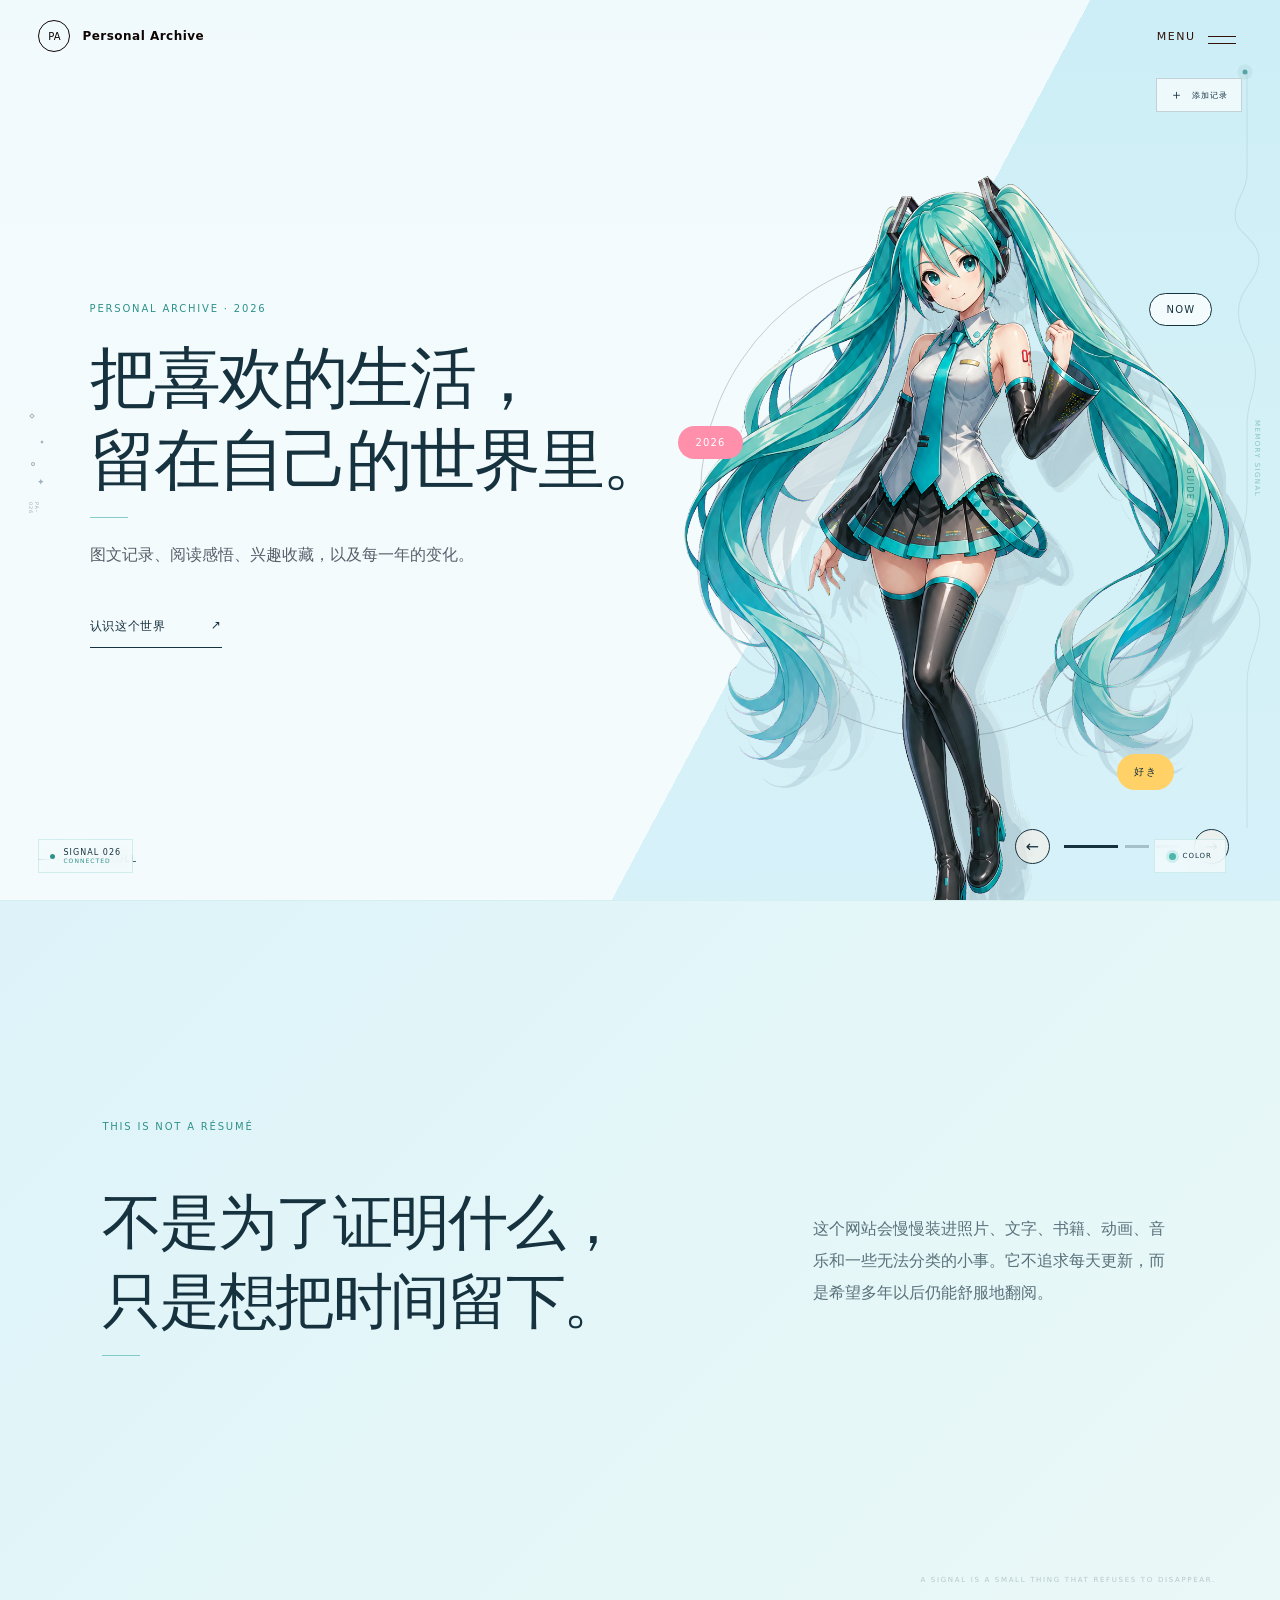
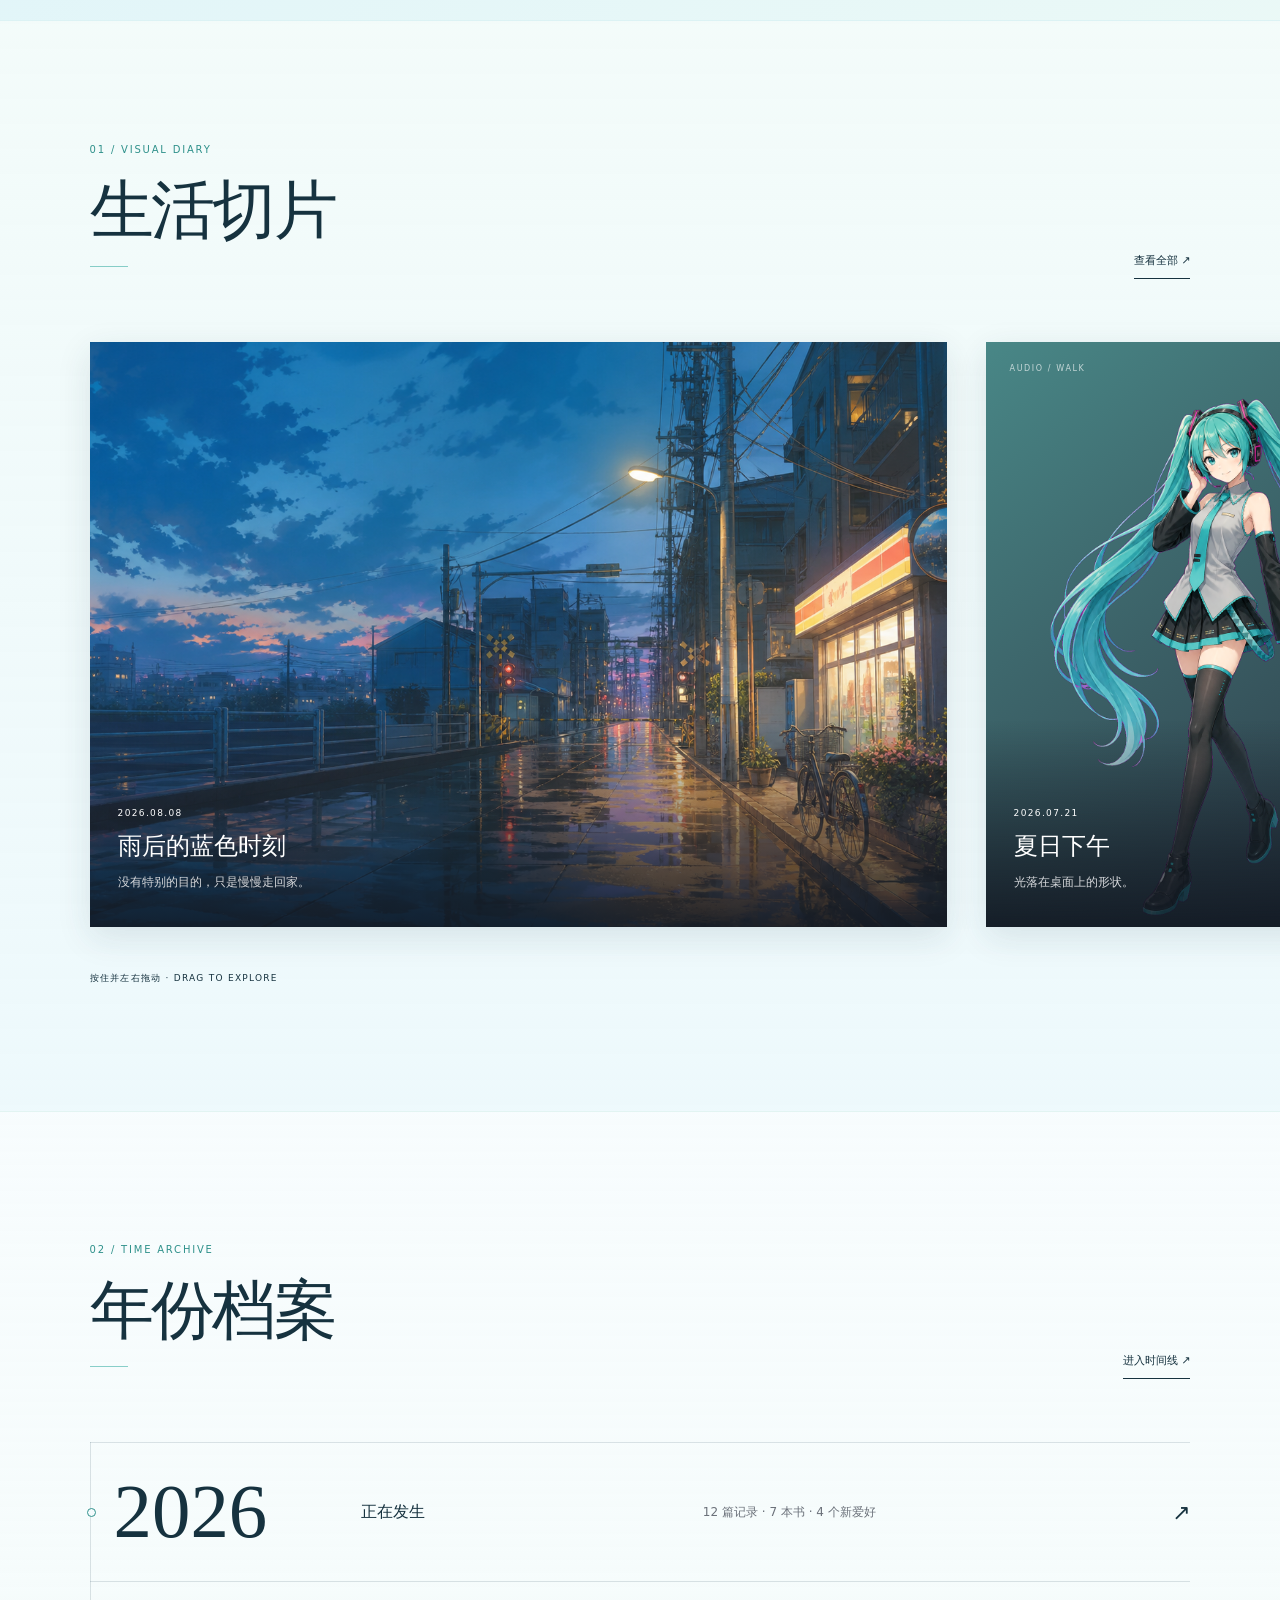
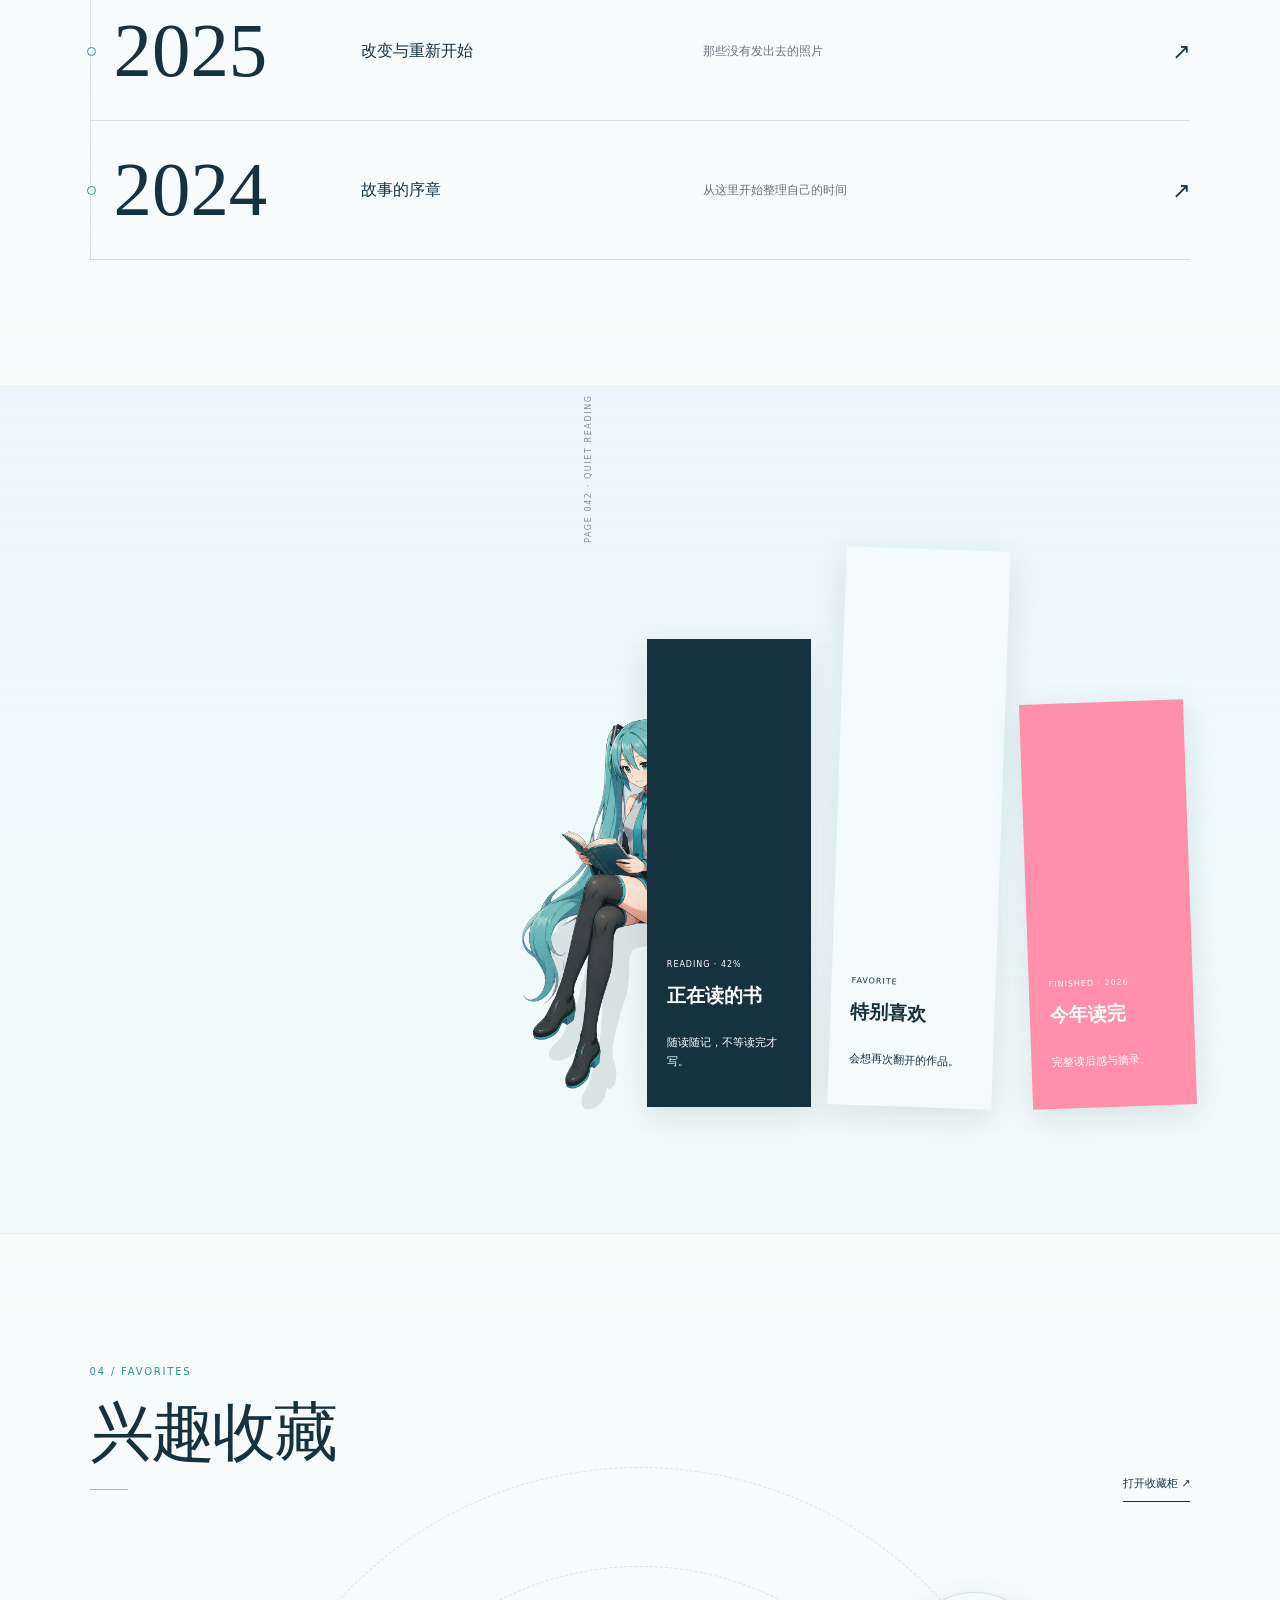
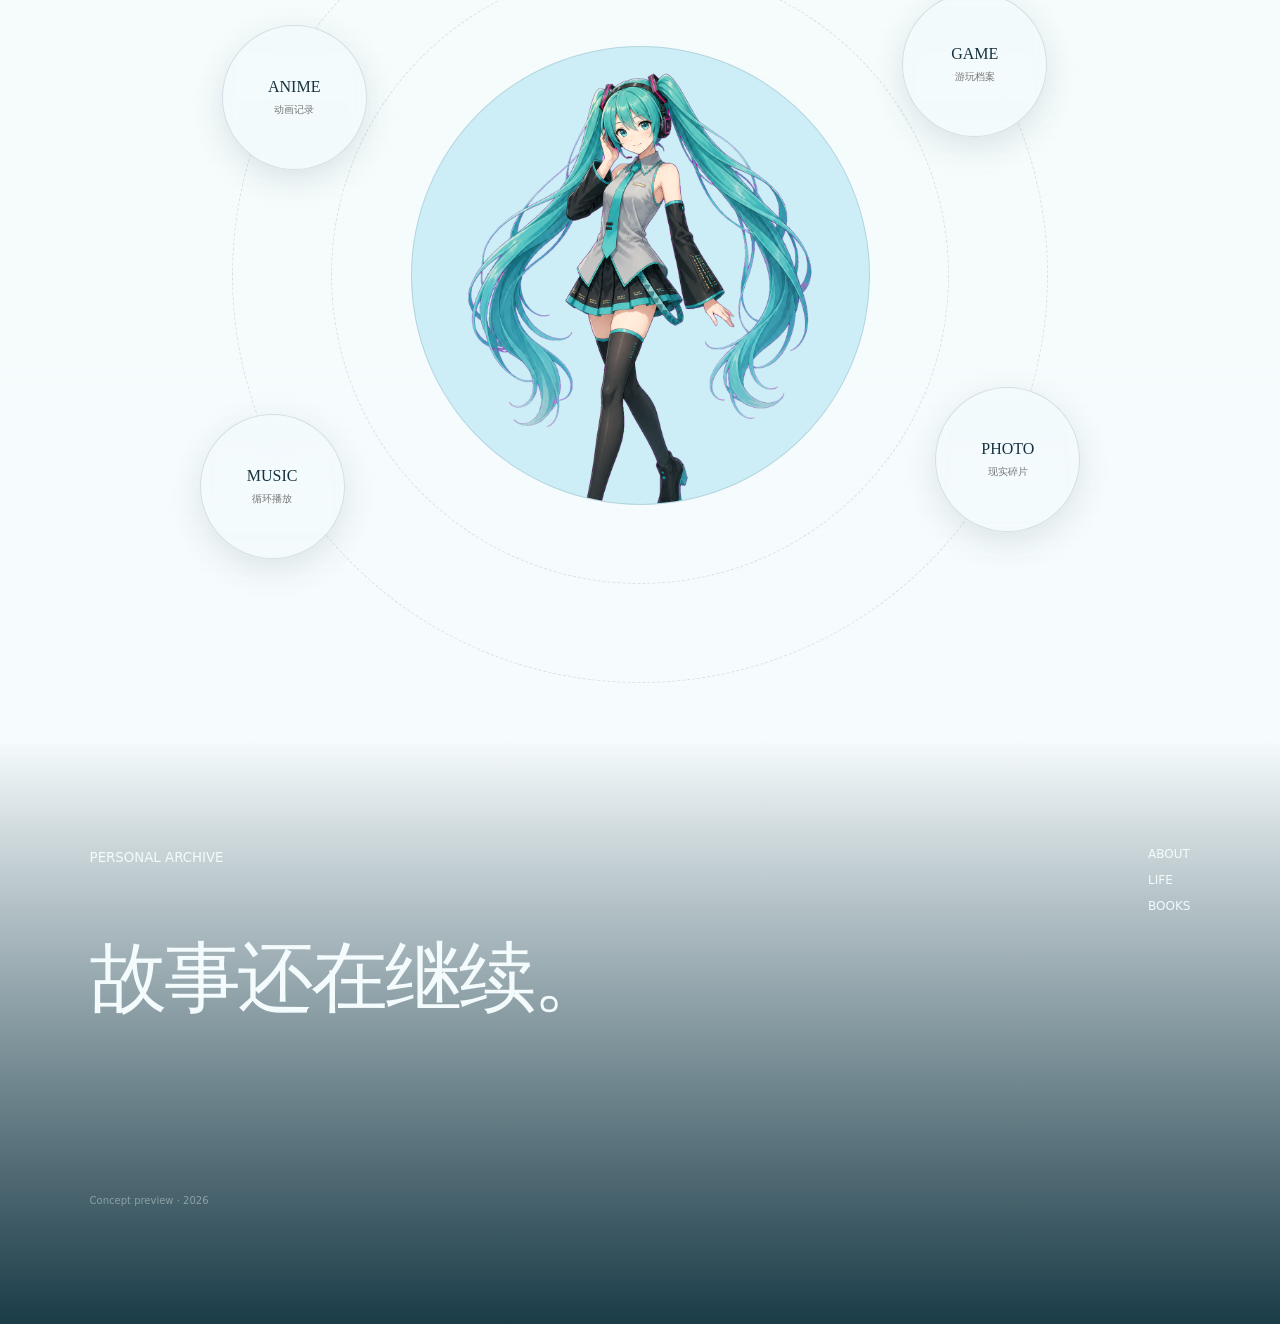
<file: index.html>
<!doctype html><html lang="zh-CN"><head><meta charset="utf-8"><meta name="viewport" content="width=device-width,initial-scale=1"><meta name="description" content="一个记录生活、年份、阅读与兴趣的个人网站概念"><title>Personal Archive — 精修概念</title><link rel="stylesheet" href="assets/refined.css"><script defer src="assets/refined.js"></script></head><body class="home is-loading"><div class="loader" aria-hidden="true"><div class="loader-mark"><span>PERSONAL</span><b>ARCHIVE</b></div><div class="loader-progress"><i></i></div><output>0%</output></div><div class="page-wipe"></div><header class="site-head"><a class="brand" href="index.html"><span>PA</span><b>Personal Archive</b></a><button class="menu-toggle" aria-expanded="false" aria-controls="site-menu"><span>MENU</span><i></i></button></header><aside class="site-menu" id="site-menu" aria-hidden="true"><nav><a href="life.html"><small>01</small>生活记录</a><a href="years.html"><small>02</small>年份档案</a><a href="books.html"><small>03</small>阅读感悟</a><a href="hobbies.html"><small>04</small>兴趣收藏</a><a href="about.html"><small>05</small>关于这里</a></nav><div class="menu-note"><p>Temporary visual character<br>Hatsune Miku</p><span>角色与名称之后均可替换</span></div></aside><main><section class="cover" aria-label="首页封面"><div class="cover-track"><article class="cover-slide cover-intro"><div class="cover-copy"><small>PERSONAL ARCHIVE · 2026</small><h1>把喜欢的生活，<br>留在自己的世界里。</h1><p>图文记录、阅读感悟、兴趣收藏，以及每一年的变化。</p><a class="text-link" href="about.html">认识这个世界 <i>↗</i></a></div><div class="character-wrap"><span class="halo"></span><img src="assets/images/miku-hero.png" alt="临时视觉角色 Hatsune Miku"><em class="tag t1">NOW</em><em class="tag t2">2026</em><em class="tag t3">好き</em></div></article><article class="cover-slide cover-memory"><div class="memory-image"></div><div class="memory-copy"><small>RECENT MEMORY · AUG 08</small><h2>雨停之后，<br>城市变成蓝色。</h2><p>一些普通日子，没有发到任何社交平台，却仍值得被记住。</p><a class="pill-link" href="life.html">进入生活记录</a></div></article><article class="cover-slide cover-now"><div class="now-copy"><small>CURRENTLY / 08.2026</small><h2>最近，<br>我在喜欢什么？</h2><dl><div><dt>READING</dt><dd>一本读到 42% 的书</dd></div><div><dt>WATCHING</dt><dd>本月的新番与旧动画</dd></div><div><dt>LISTENING</dt><dd>雨天循环播放列表</dd></div></dl><a class="text-link" href="hobbies.html">查看兴趣收藏 <i>↗</i></a></div><div class="record-art"><span></span><img src="assets/images/miku-hero.png" alt=""></div></article></div><div class="cover-controls"><button class="prev" aria-label="上一张">←</button><div class="dots" role="tablist"><button class="active" aria-label="封面一"></button><button aria-label="封面二"></button><button aria-label="封面三"></button></div><button class="next" aria-label="下一张">→</button></div><div class="scroll-cue"><i></i><span>SCROLL</span></div></section><section class="statement reveal"><div><small>THIS IS NOT A RÉSUMÉ</small><h2>不是为了证明什么，<br>只是想把时间留下。</h2></div><p>这个网站会慢慢装进照片、文字、书籍、动画、音乐和一些无法分类的小事。它不追求每天更新，而是希望多年以后仍能舒服地翻阅。</p></section><section class="life-preview" id="life"><header class="section-title reveal"><div><small>01 / VISUAL DIARY</small><h2>生活切片</h2></div><a href="life.html">查看全部 <span>↗</span></a></header><div class="photo-rail" tabindex="0" aria-label="可拖动的照片列表"><article class="photo-item wide"><img src="assets/images/tokyo-rain.png" alt="雨后的城市街道"><div><time>2026.08.08</time><h3>雨后的蓝色时刻</h3><p>没有特别的目的，只是慢慢走回家。</p></div></article><article class="photo-item portrait color-a"><div><time>2026.07.21</time><h3>夏日下午</h3><p>光落在桌面上的形状。</p></div></article><article class="photo-item landscape color-b"><div><time>2026.06.14</time><h3>近期碎片</h3><p>动画、音乐与一张没有说明的照片。</p></div></article><article class="photo-item portrait character-photo"><img src="assets/images/miku-hero.png" alt="临时视觉角色"><div><time>TEMPORARY</time><h3>角色占位</h3><p>以后会替换成真正属于你的形象。</p></div></article></div><p class="drag-note">按住并左右拖动 · DRAG TO EXPLORE</p></section><section class="year-preview"><header class="section-title reveal"><div><small>02 / TIME ARCHIVE</small><h2>年份档案</h2></div><a href="years.html">进入时间线 <span>↗</span></a></header><div class="year-lines"><a href="years.html#y2026" class="reveal"><strong>2026</strong><span>正在发生</span><p>12 篇记录 · 7 本书 · 4 个新爱好</p><i>↗</i></a><a href="years.html#y2025" class="reveal"><strong>2025</strong><span>改变与重新开始</span><p>那些没有发出去的照片</p><i>↗</i></a><a href="years.html#y2024" class="reveal"><strong>2024</strong><span>故事的序章</span><p>从这里开始整理自己的时间</p><i>↗</i></a></div></section><section class="reading-preview"><div class="reading-heading reveal"><small>03 / READING NOTES</small><h2>读过的文字，<br>也在改变我。</h2><a class="pill-link" href="books.html">进入私人书架</a></div><div class="book-stage"><a href="books.html" class="book book-dark"><small>READING · 42%</small><b>正在读的书</b><p>随读随记，不等读完才写。</p></a><a href="books.html" class="book book-light"><small>FAVORITE</small><b>特别喜欢</b><p>会想再次翻开的作品。</p></a><a href="books.html" class="book book-coral"><small>FINISHED · 2026</small><b>今年读完</b><p>完整读后感与摘录。</p></a></div></section><section class="interest-preview"><header class="section-title reveal"><div><small>04 / FAVORITES</small><h2>兴趣收藏</h2></div><a href="hobbies.html">打开收藏柜 <span>↗</span></a></header><div class="interest-orbit"><a href="hobbies.html#anime">ANIME<small>动画记录</small></a><a href="hobbies.html#game">GAME<small>游玩档案</small></a><a href="hobbies.html#music">MUSIC<small>循环播放</small></a><a href="hobbies.html#photo">PHOTO<small>现实碎片</small></a><div class="orbit-center"><img src="assets/images/miku-hero.png" alt=""></div></div></section></main><footer class="site-footer"><div><small>PERSONAL ARCHIVE</small><h2>故事还在继续。</h2></div><div><a href="about.html">ABOUT</a><a href="life.html">LIFE</a><a href="books.html">BOOKS</a></div><p>Concept preview · 2026</p></footer></body></html>
</file>
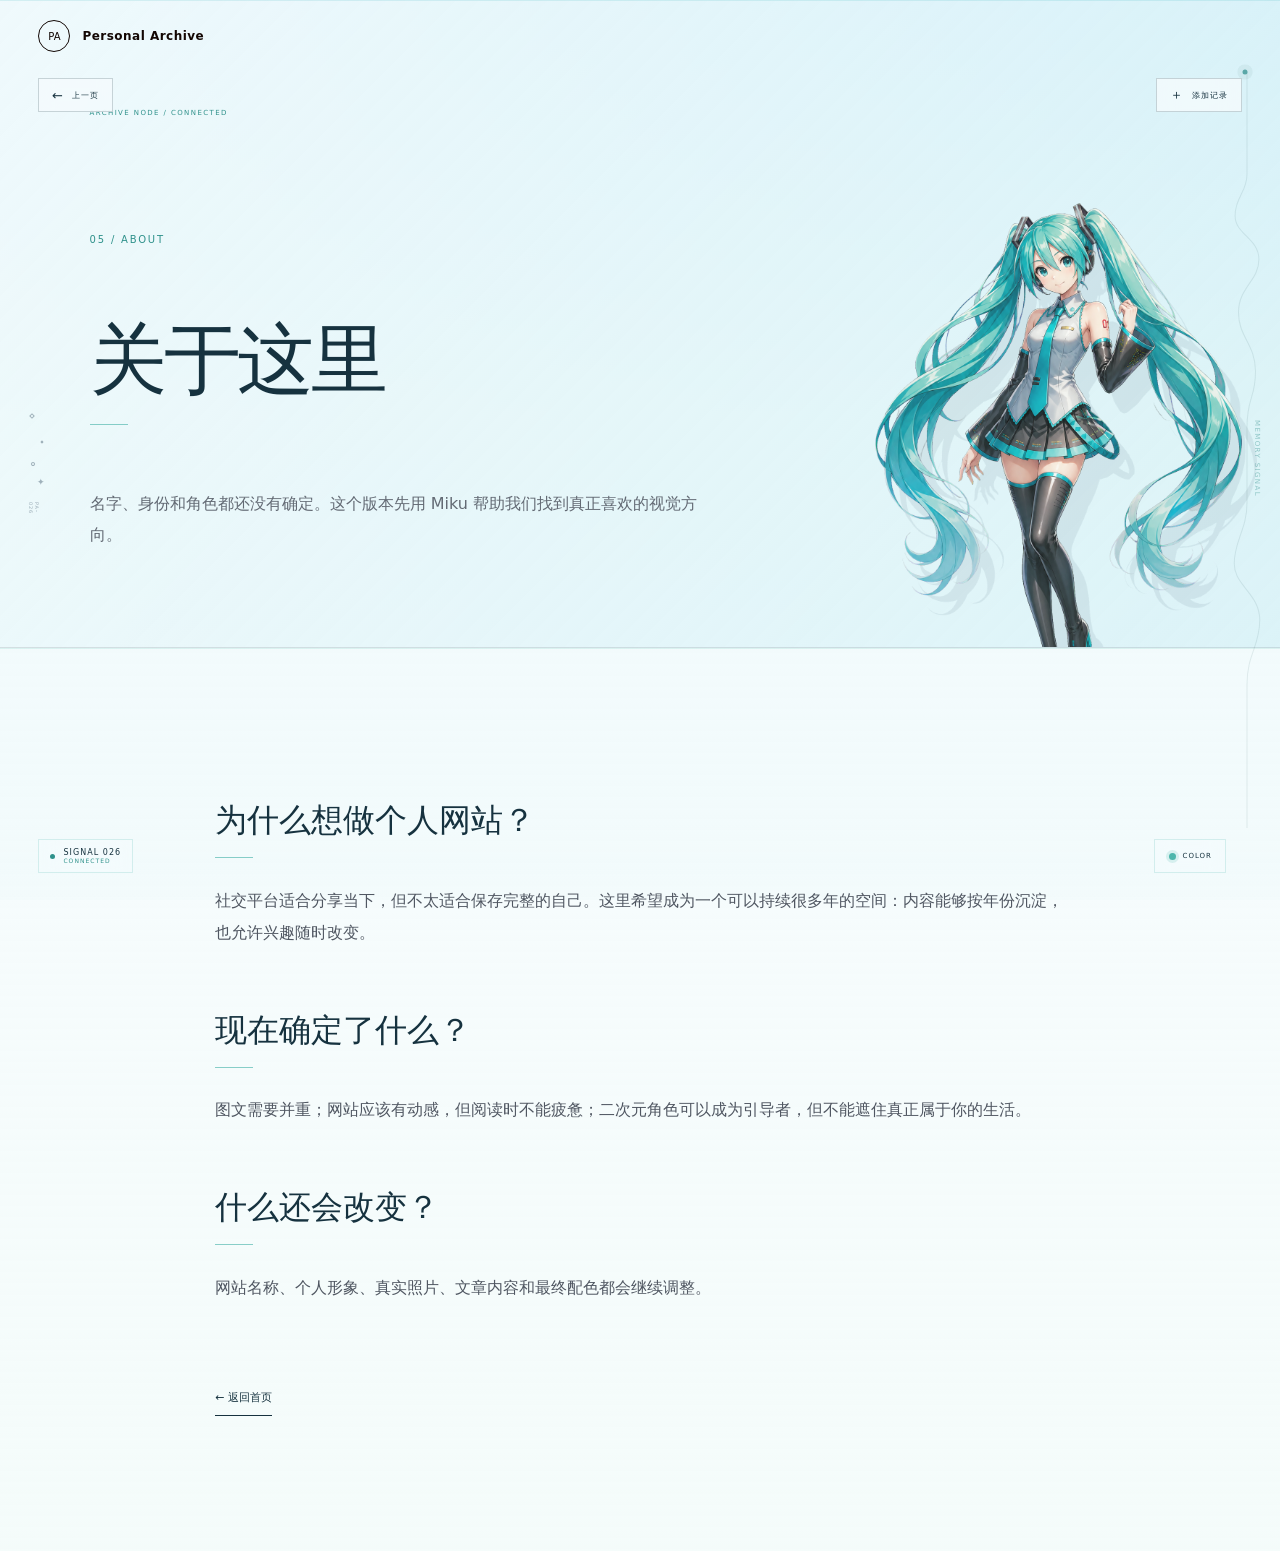
<file: about.html>
<!doctype html><html lang="zh-CN"><head><meta charset="utf-8"><meta name="viewport" content="width=device-width,initial-scale=1"><title>关于这里 — Personal Archive</title><link rel="stylesheet" href="assets/refined.css"><script defer src="assets/refined.js"></script></head><body class="subpage"><div class="page-wipe"></div><header class="site-head"><a class="brand" href="index.html"><span>PA</span><b>Personal Archive</b></a></header><main><section class="sub-hero"><div><small>05 / ABOUT</small><h1>关于这里</h1><p>名字、身份和角色都还没有确定。这个版本先用 Miku 帮助我们找到真正喜欢的视觉方向。</p></div><img src="assets/images/miku-hero.png" alt=""></section><section class="sub-content"><article class="essay"><h2>为什么想做个人网站？</h2><p>社交平台适合分享当下，但不太适合保存完整的自己。这里希望成为一个可以持续很多年的空间：内容能够按年份沉淀，也允许兴趣随时改变。</p><h2>现在确定了什么？</h2><p>图文需要并重；网站应该有动感，但阅读时不能疲惫；二次元角色可以成为引导者，但不能遮住真正属于你的生活。</p><h2>什么还会改变？</h2><p>网站名称、个人形象、真实照片、文章内容和最终配色都会继续调整。</p><a class="back-home" href="index.html">← 返回首页</a></article></section></main></body></html>
</file>
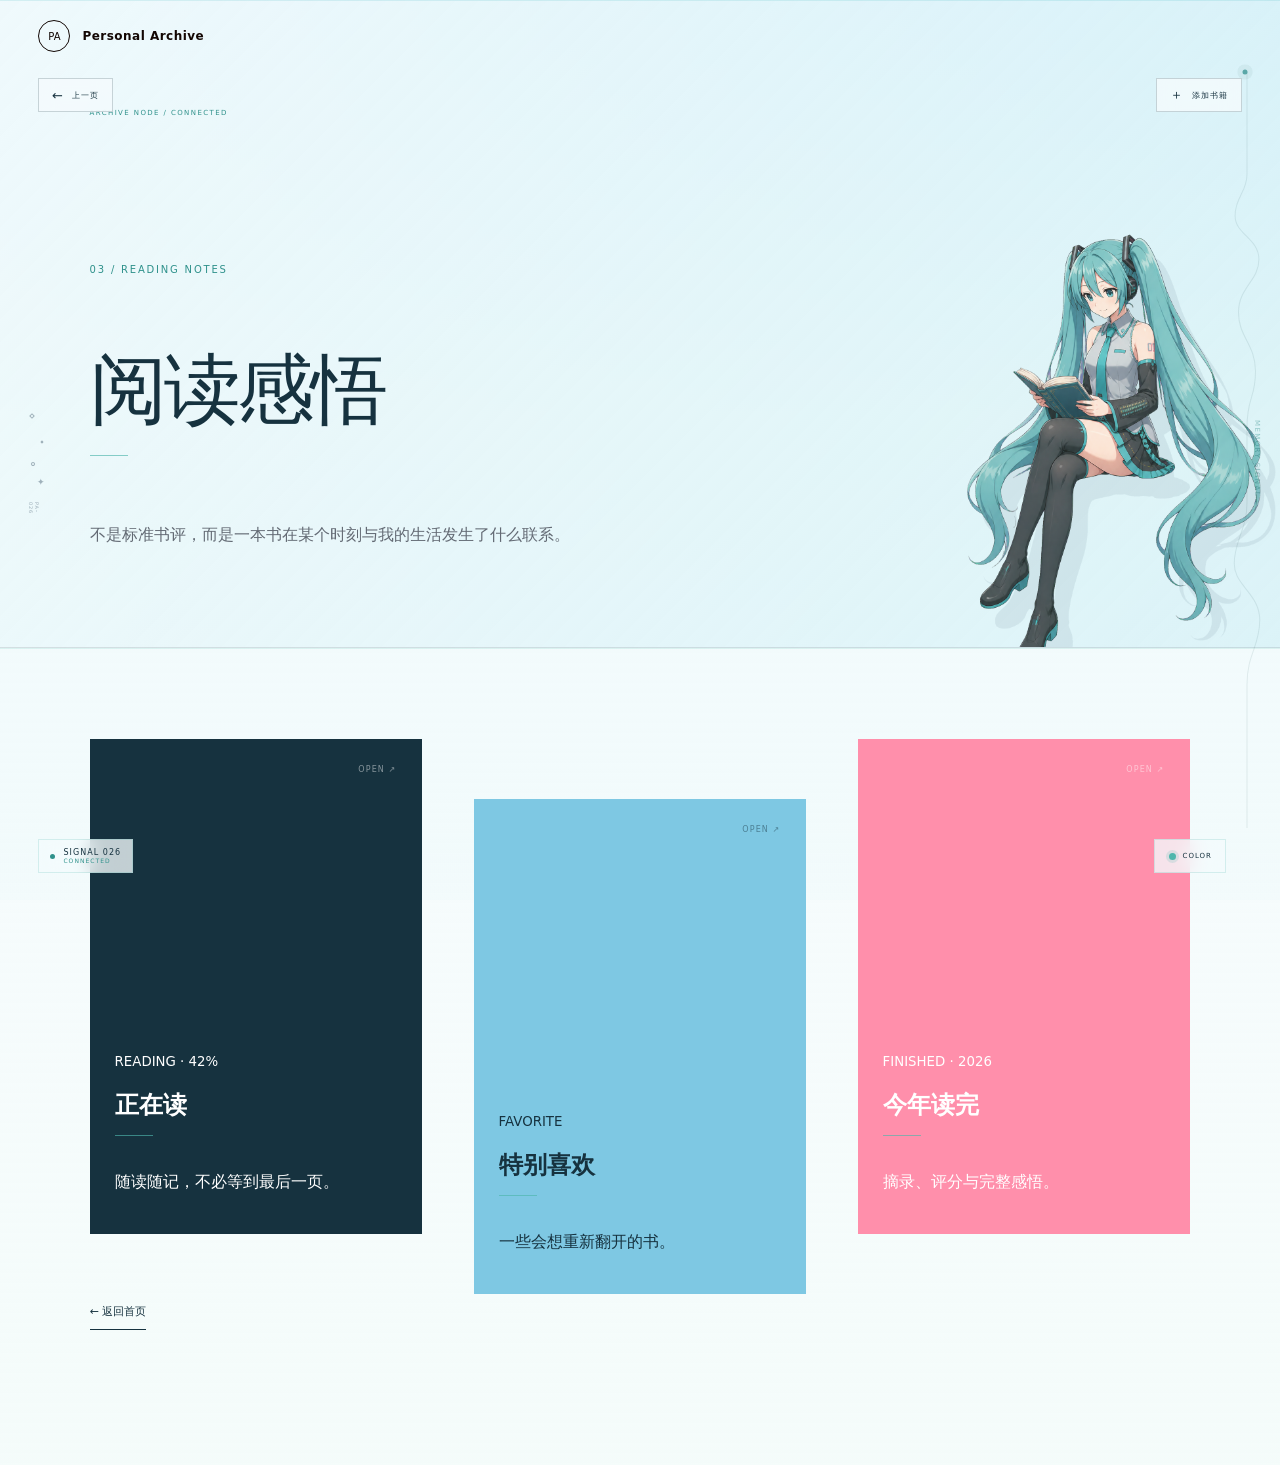
<file: books.html>
<!doctype html><html lang="zh-CN"><head><meta charset="utf-8"><meta name="viewport" content="width=device-width,initial-scale=1"><title>阅读感悟 — Personal Archive</title><link rel="stylesheet" href="assets/refined.css"><script defer src="assets/refined.js"></script></head><body class="subpage"><div class="page-wipe"></div><header class="site-head"><a class="brand" href="index.html"><span>PA</span><b>Personal Archive</b></a></header><main><section class="sub-hero"><div><small>03 / READING NOTES</small><h1>阅读感悟</h1><p>不是标准书评，而是一本书在某个时刻与我的生活发生了什么联系。</p></div></section><section class="sub-content"><div class="shelf"><article><small>READING · 42%</small><h2>正在读</h2><p>随读随记，不必等到最后一页。</p></article><article><small>FAVORITE</small><h2>特别喜欢</h2><p>一些会想重新翻开的书。</p></article><article><small>FINISHED · 2026</small><h2>今年读完</h2><p>摘录、评分与完整感悟。</p></article></div><a class="back-home" href="index.html">← 返回首页</a></section></main></body></html>
</file>
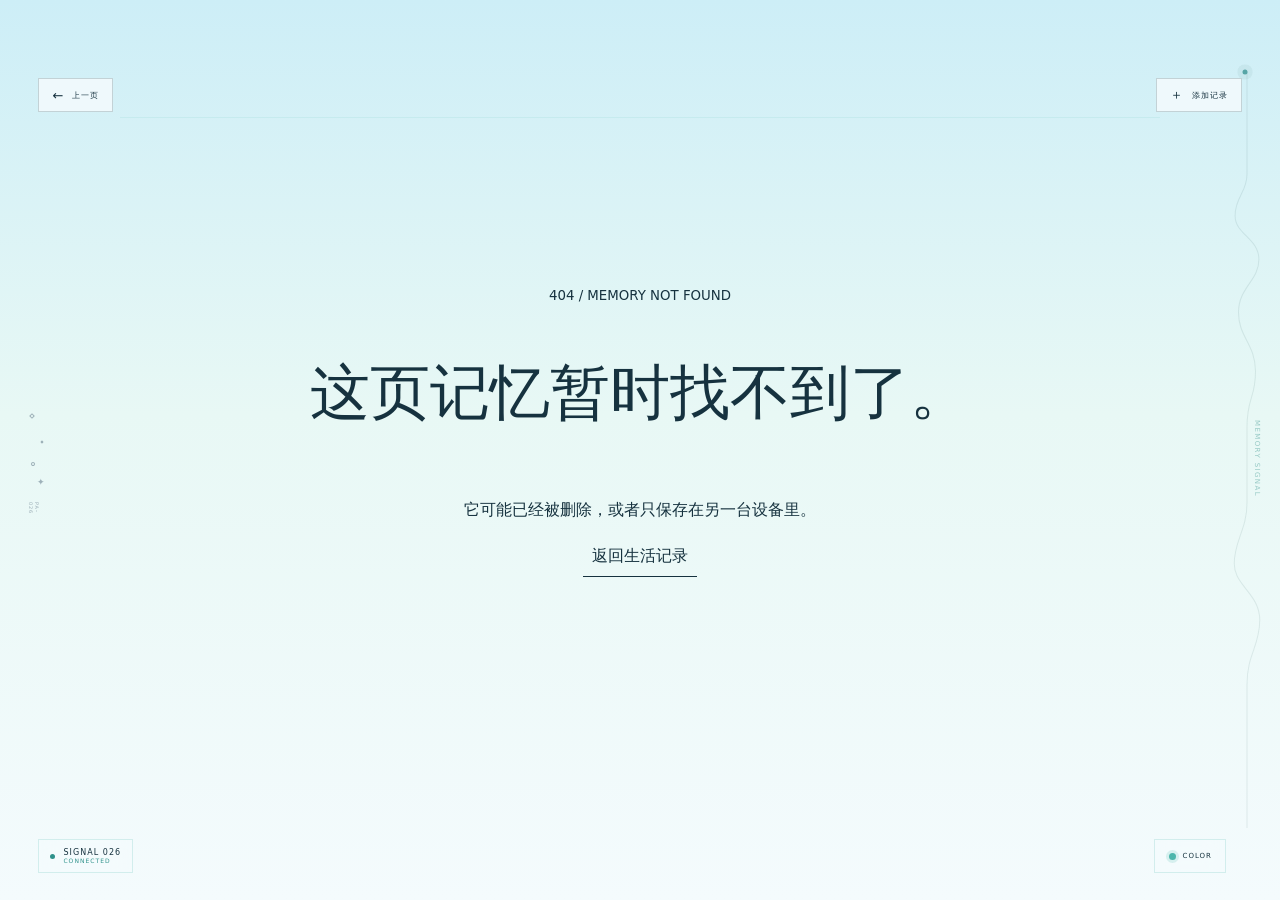
<file: entry.html>
<!doctype html><html lang="zh-CN"><head><meta charset="utf-8"><meta name="viewport" content="width=device-width,initial-scale=1"><title>一篇记录 · Personal Archive</title><link rel="stylesheet" href="assets/refined.css"><link rel="stylesheet" href="assets/enhanced.css"></head><body class="subpage entry-page"><div class="page-wipe"></div><main class="entry-detail" id="entry-detail"><p class="entry-loading">正在翻开这页记忆……</p></main><script src="assets/refined.js"></script><script src="assets/entry-detail.js"></script></body></html>
</file>
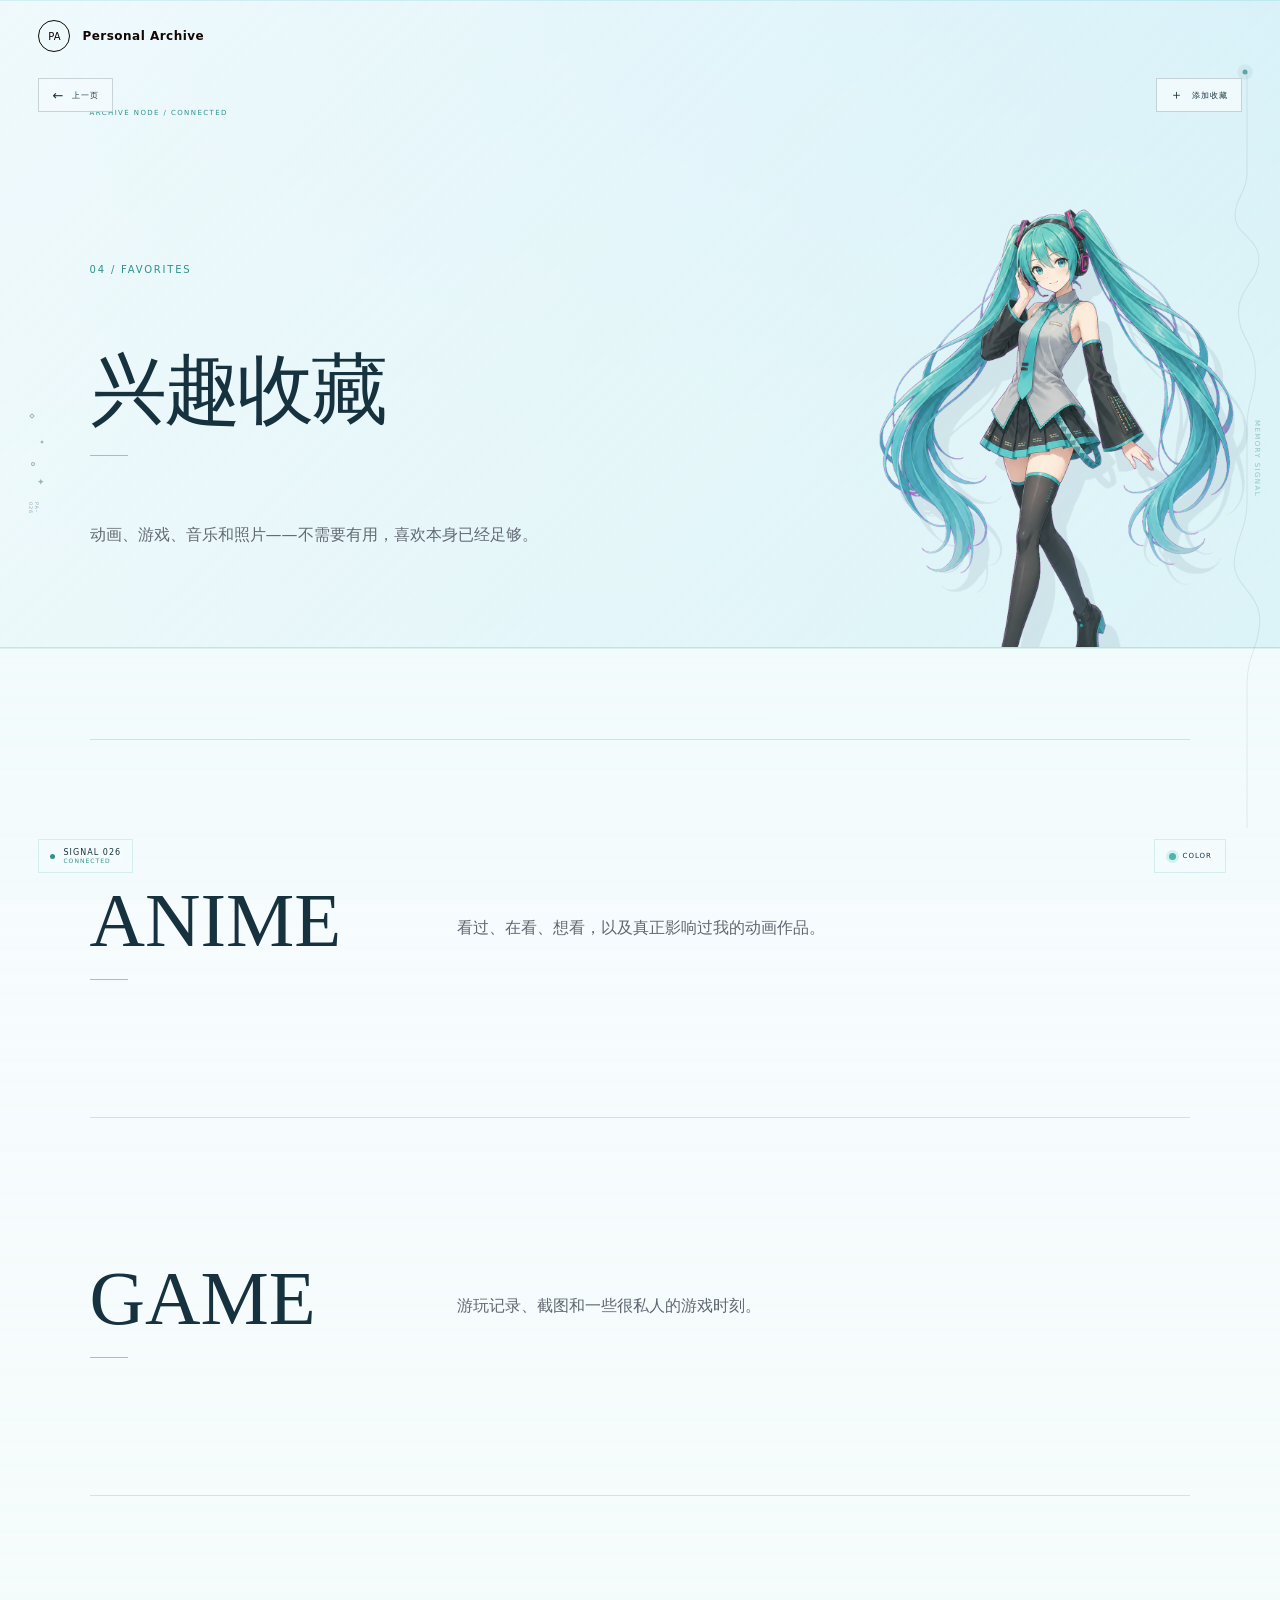
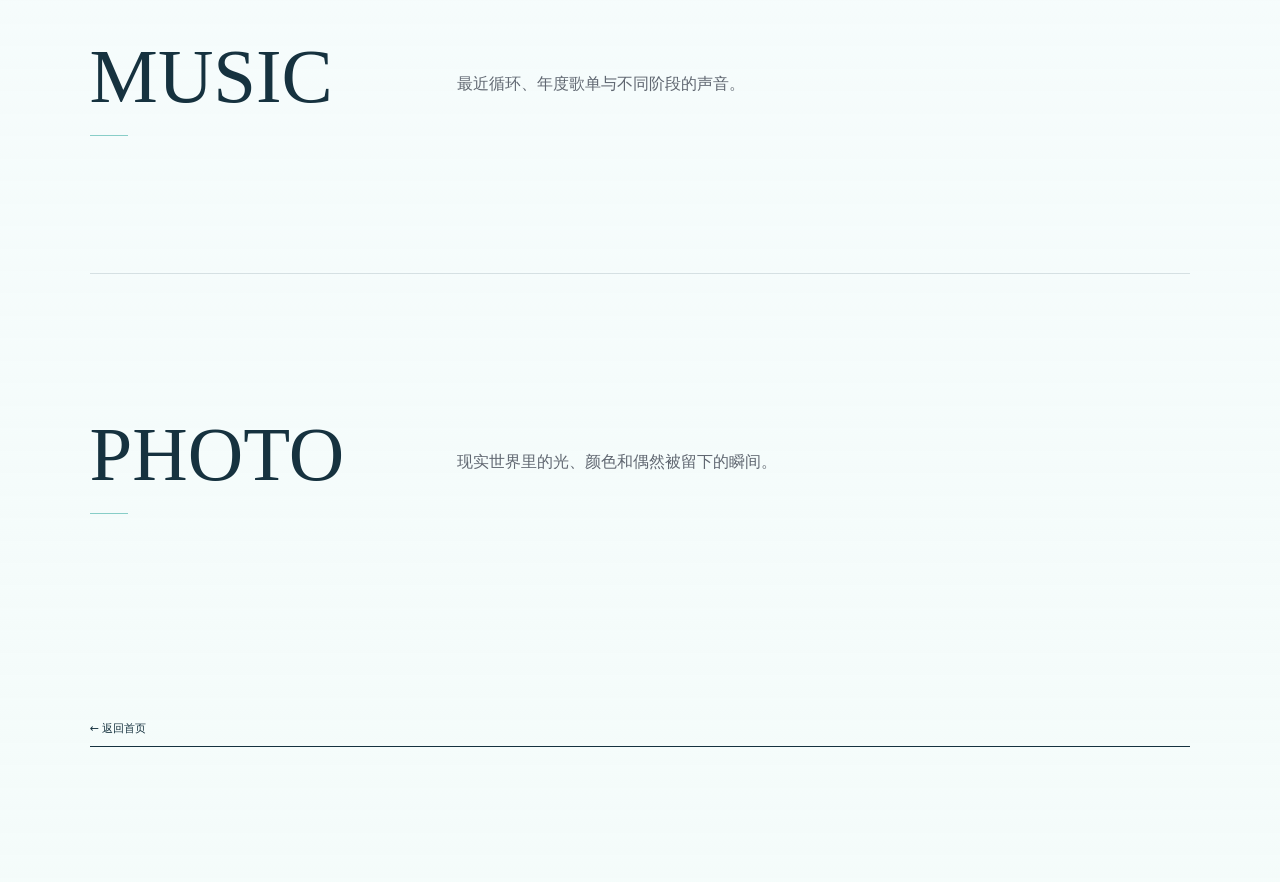
<file: hobbies.html>
<!doctype html><html lang="zh-CN"><head><meta charset="utf-8"><meta name="viewport" content="width=device-width,initial-scale=1"><title>兴趣收藏 — Personal Archive</title><link rel="stylesheet" href="assets/refined.css"><script defer src="assets/refined.js"></script></head><body class="subpage"><div class="page-wipe"></div><header class="site-head"><a class="brand" href="index.html"><span>PA</span><b>Personal Archive</b></a></header><main><section class="sub-hero"><div><small>04 / FAVORITES</small><h1>兴趣收藏</h1><p>动画、游戏、音乐和照片——不需要有用，喜欢本身已经足够。</p></div><img src="assets/images/miku-hero.png" alt=""></section><section class="sub-content hobby-list"><article id="anime"><h2>ANIME</h2><p>看过、在看、想看，以及真正影响过我的动画作品。</p></article><article id="game"><h2>GAME</h2><p>游玩记录、截图和一些很私人的游戏时刻。</p></article><article id="music"><h2>MUSIC</h2><p>最近循环、年度歌单与不同阶段的声音。</p></article><article id="photo"><h2>PHOTO</h2><p>现实世界里的光、颜色和偶然被留下的瞬间。</p></article><a class="back-home" href="index.html">← 返回首页</a></section></main></body></html>
</file>
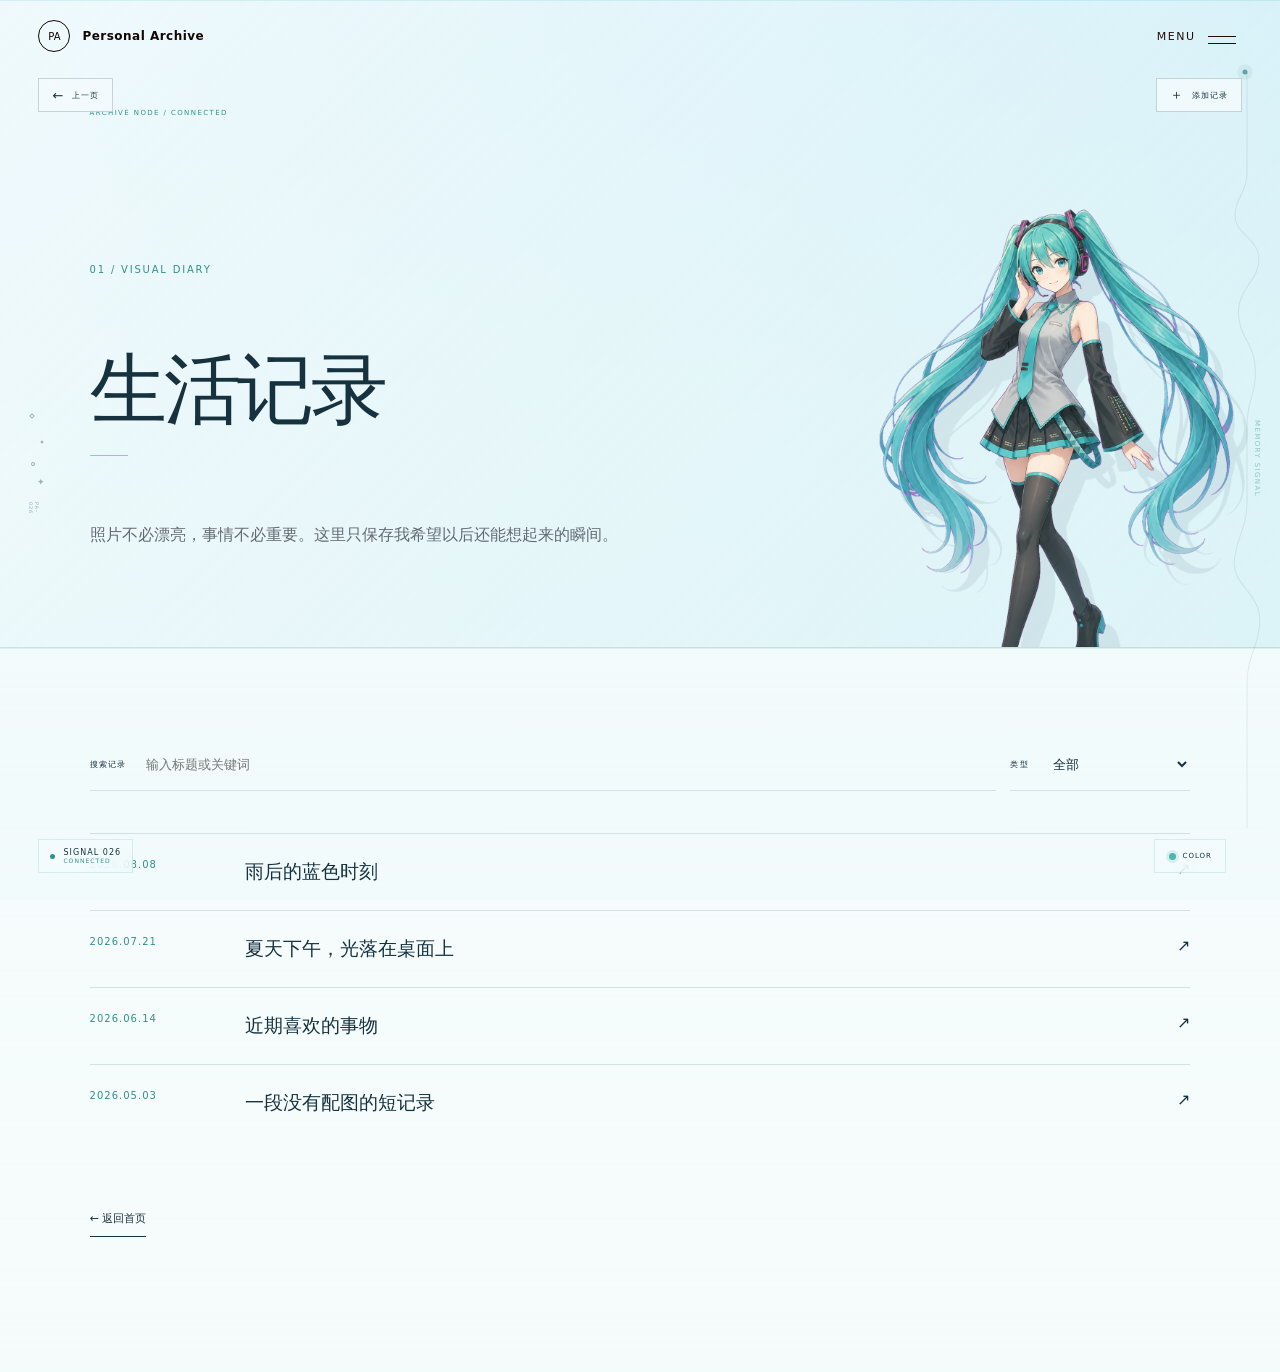
<file: life.html>
<!doctype html><html lang="zh-CN"><head><meta charset="utf-8"><meta name="viewport" content="width=device-width,initial-scale=1"><title>生活记录 — Personal Archive</title><link rel="stylesheet" href="assets/refined.css"><script defer src="assets/refined.js"></script></head><body class="subpage"><div class="page-wipe"></div><header class="site-head"><a class="brand" href="index.html"><span>PA</span><b>Personal Archive</b></a><button class="menu-toggle"><span>MENU</span><i></i></button></header><aside class="site-menu"><nav><a href="life.html">生活记录</a><a href="years.html">年份档案</a><a href="books.html">阅读感悟</a><a href="hobbies.html">兴趣收藏</a><a href="about.html">关于这里</a></nav></aside><main><section class="sub-hero"><div><small>01 / VISUAL DIARY</small><h1>生活记录</h1><p>照片不必漂亮，事情不必重要。这里只保存我希望以后还能想起来的瞬间。</p></div><img src="assets/images/miku-hero.png" alt=""></section><section class="sub-content"><div class="archive-list"><a href="#"><time>2026.08.08</time><h3>雨后的蓝色时刻</h3><span>↗</span></a><a href="#"><time>2026.07.21</time><h3>夏天下午，光落在桌面上</h3><span>↗</span></a><a href="#"><time>2026.06.14</time><h3>近期喜欢的事物</h3><span>↗</span></a><a href="#"><time>2026.05.03</time><h3>一段没有配图的短记录</h3><span>↗</span></a></div><a class="back-home" href="index.html">← 返回首页</a></section></main></body></html>
</file>
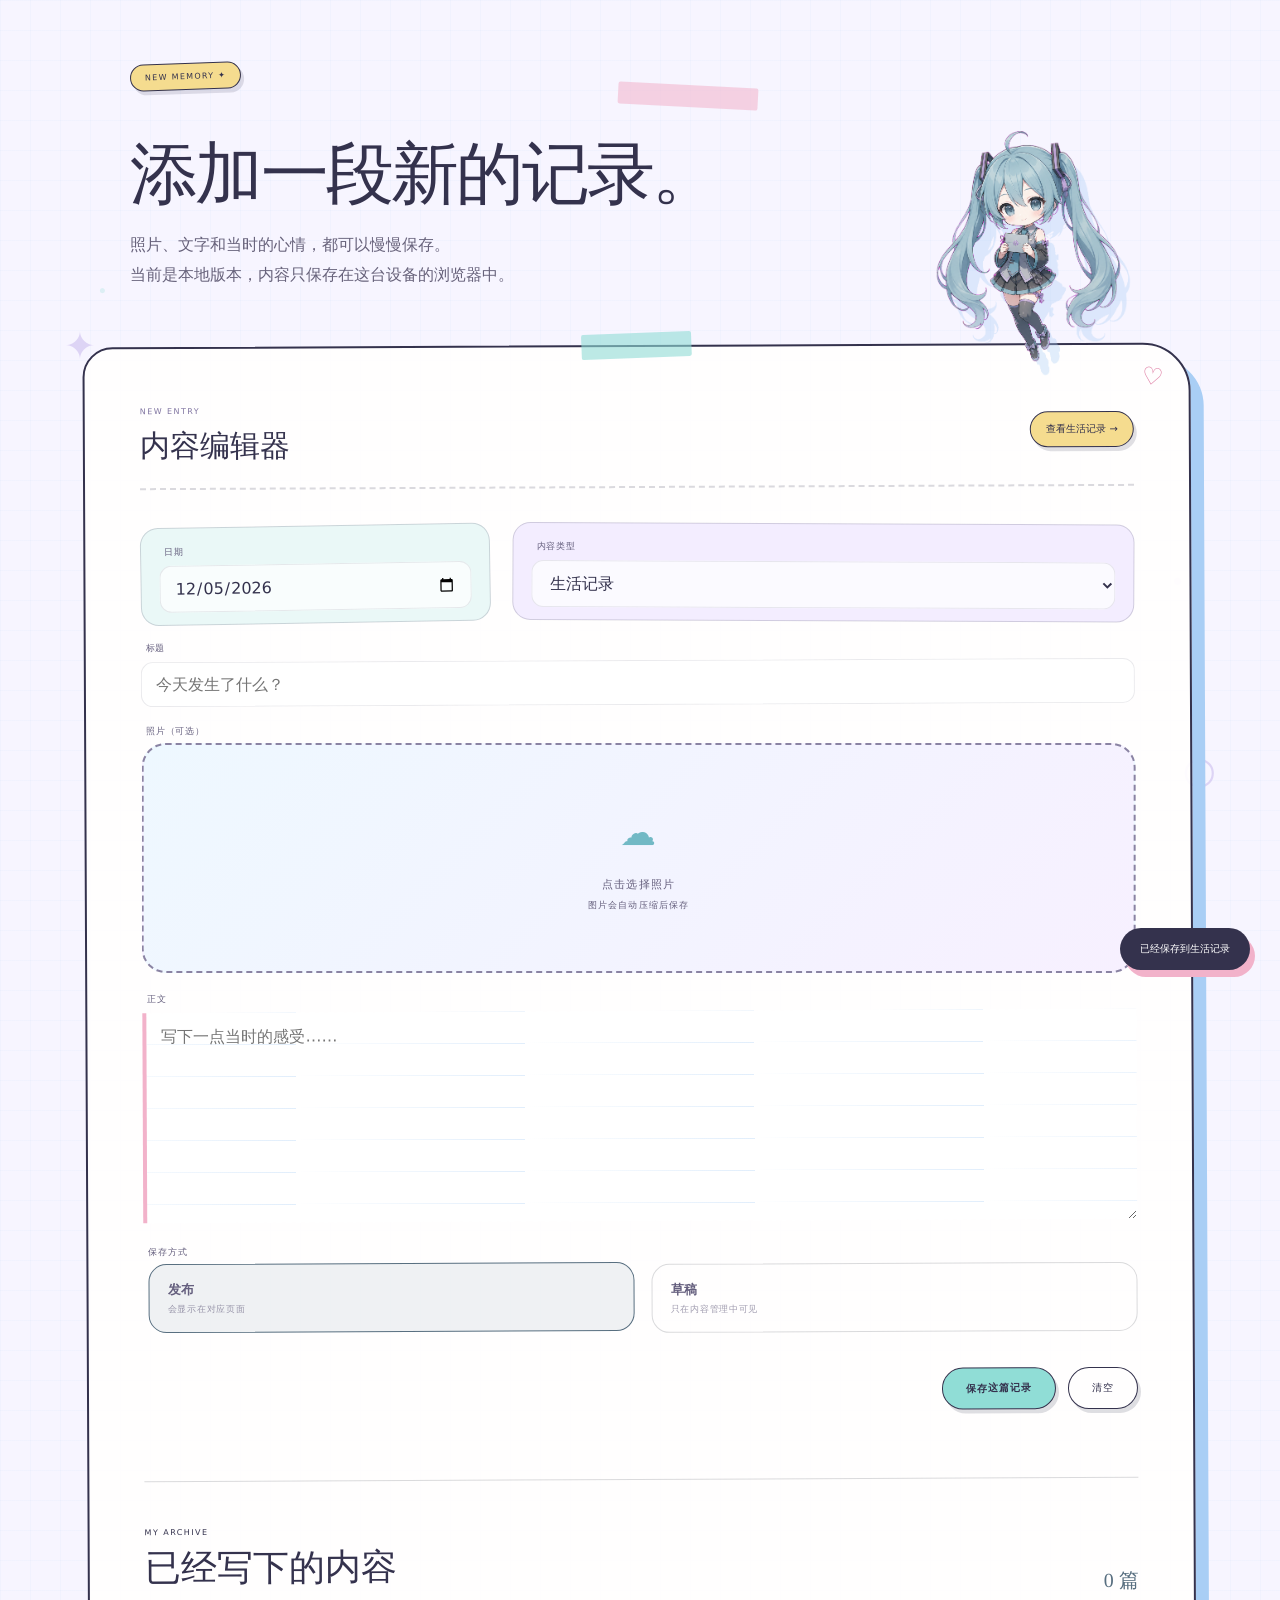
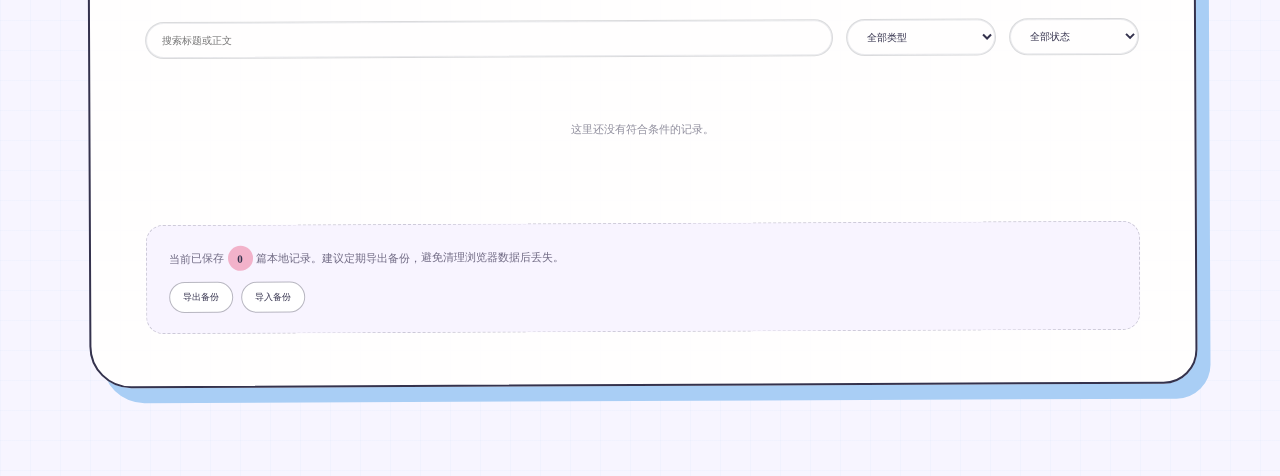
<file: manage.html>
<!doctype html>
<html lang="zh-CN">
<head>
  <meta charset="utf-8">
  <meta name="viewport" content="width=device-width,initial-scale=1">
  <title>添加记录 — Personal Archive</title>
  <link rel="stylesheet" href="assets/refined.css">
  <link rel="stylesheet" href="assets/enhanced.css">
  <link rel="stylesheet" href="assets/manage-cartoon.css">
  <style>
    body{min-height:100vh;background:var(--paper);color:var(--ink)}.studio{min-height:100vh;display:grid;grid-template-columns:.78fr 1.22fr}.studio-side{padding:12vh 6vw;background:var(--ink);color:var(--paper);position:relative;overflow:hidden}.studio-side:after{content:'';position:absolute;width:34vw;height:34vw;border:1px solid #ffffff1d;border-radius:50%;left:-12vw;bottom:-15vw}.studio-side small{font-size:9px;letter-spacing:.2em;color:var(--teal)}.studio-side h1{font-family:"Noto Serif SC",Georgia,serif;font-weight:500;font-size:clamp(42px,6vw,76px);line-height:1.15;margin:25px 0}.studio-side p{line-height:1.9;color:#ffffff9c}.studio-side img{position:absolute;width:min(25vw,330px);right:-4vw;bottom:0;filter:drop-shadow(15px 20px #0003);animation:studioFloat 6s ease-in-out infinite}@keyframes studioFloat{50%{transform:translateY(-8px)}}
    .editor{padding:10vh 7vw}.editor-head{display:flex;justify-content:space-between;align-items:center;margin-bottom:45px}.editor-head h2{font-family:Georgia,serif;font-weight:400;font-size:28px}.editor-head a{font-size:10px;border-bottom:1px solid;padding:8px 0}.form{display:grid;grid-template-columns:1fr 1fr;gap:24px}.field{display:flex;flex-direction:column;gap:9px}.field.full{grid-column:1/-1}.field label{font-size:8px;letter-spacing:.15em;color:var(--teal-deep)}input,select,textarea{width:100%;border:0;border-bottom:1px solid var(--line);background:transparent;color:var(--ink);padding:13px 2px;font:inherit;outline:none}input:focus,select:focus,textarea:focus{border-color:var(--teal-deep)}textarea{min-height:170px;resize:vertical;line-height:1.8}.upload{border:1px dashed var(--line);min-height:150px;display:grid;place-items:center;text-align:center;position:relative;overflow:hidden;cursor:pointer}.upload input{position:absolute;inset:0;opacity:0;cursor:pointer}.upload img{width:100%;height:230px;object-fit:cover;display:none}.upload.has-image img{display:block}.upload.has-image span{display:none}.upload span{font-size:11px;line-height:1.8;color:#667}.actions{grid-column:1/-1;display:flex;gap:12px;margin-top:18px}.actions button{border:1px solid var(--ink);background:none;color:inherit;padding:13px 22px;cursor:pointer;font-size:10px;letter-spacing:.1em}.actions .save{background:var(--ink);color:var(--paper)}.saved{position:fixed;right:30px;bottom:30px;background:var(--ink);color:var(--paper);padding:14px 20px;font-size:10px;transform:translateY(100px);transition:.45s}.saved.show{transform:none}.backup{margin-top:55px;padding-top:25px;border-top:1px solid var(--line)}.backup p{font-size:11px;color:#68707a}.backup button{border:0;background:none;padding:8px 0;margin-right:20px;border-bottom:1px solid;cursor:pointer;color:inherit;font-size:9px}.entry-count{font-family:Georgia,serif;color:var(--teal-deep)}
    @media(max-width:800px){.studio{grid-template-columns:1fr}.studio-side{min-height:42vh;padding:9vh 25px 5vh}.studio-side img{width:45vw;right:-7vw}.editor{padding:7vh 25px}.form{grid-template-columns:1fr}.field.full,.actions{grid-column:1}.editor-head{align-items:flex-start}.editor-head h2{margin-top:0}}
  </style>
  <link rel="stylesheet" href="assets/manage-cartoon.css">
</head>
<body>
  <main class="studio">
    <aside class="studio-side"><small>PERSONAL ARCHIVE / LOCAL STUDIO</small><h1>添加一段<br>新的记录。</h1><p>照片、文字和当时的心情，都可以慢慢保存。<br>当前是本地版本，内容只保存在这台设备的浏览器中。</p><img src="assets/images/miku-chibi.png" alt="Q版 Miku"></aside>
    <section class="editor"><header class="editor-head"><div><small>NEW ENTRY</small><h2>内容编辑器</h2></div><a href="life.html">查看生活记录 →</a></header>
      <form class="form" id="entry-form">
        <div class="field"><label for="date">日期</label><input id="date" name="date" type="date" required></div>
        <div class="field"><label for="category">内容类型</label><select id="category" name="category"><option value="life">生活记录</option><option value="book">阅读书籍</option><option value="hobby">兴趣收藏</option><option value="note">随手文字</option></select></div>
        <div class="field full context-panel" id="book-fields" hidden><div><label for="book-status">放入哪个书架？</label><select id="book-status" name="bookStatus"><option value="current">正在读</option><option value="favorite">特别喜欢</option><option value="finished">今年读完</option></select></div><div><label for="author">作者</label><input id="author" name="author" placeholder="作者姓名（可选）"></div><div><label for="progress">阅读进度 %</label><input id="progress" name="progress" type="number" min="0" max="100" value="0"></div><div><label for="rating">评分</label><select id="rating" name="rating"><option value="">暂不评分</option><option>★★★★★</option><option>★★★★☆</option><option>★★★☆☆</option><option>★★☆☆☆</option><option>★☆☆☆☆</option></select></div></div>
        <div class="field full context-panel" id="hobby-fields" hidden><div><label for="hobby-type">放入哪个收藏夹？</label><select id="hobby-type" name="hobbyType"><option value="anime">动画记录</option><option value="game">游戏档案</option><option value="music">循环播放</option><option value="photo">现实碎片</option></select></div><div><label for="hobby-status">当前状态</label><select id="hobby-status" name="hobbyStatus"><option>最近喜欢</option><option>正在体验</option><option>已经完成</option><option>长期收藏</option></select></div></div>
        <div class="field full"><label for="title">标题</label><input id="title" name="title" placeholder="今天发生了什么？" required></div>
        <div class="field full"><label>照片（可选）</label><label class="upload" id="upload"><input id="photo" type="file" accept="image/*"><span>点击选择照片<br><small>图片会自动压缩后保存</small></span><img id="preview" alt="照片预览"></label></div>
        <div class="field full"><label for="text">正文</label><textarea id="text" name="text" placeholder="写下一点当时的感受……" required></textarea></div>
        <div class="actions"><button class="save" type="submit">保存这篇记录</button><button type="reset">清空</button></div>
      </form>
      <div class="backup"><p>当前已保存 <b class="entry-count">0</b> 篇本地记录。建议定期导出备份，避免清理浏览器数据后丢失。</p><button id="export" type="button">导出备份</button><button id="import-button" type="button">导入备份</button><input id="import-file" type="file" accept="application/json" hidden></div>
    </section>
  </main><div class="saved">已经保存到生活记录</div>
  <script>
    const key='pa-entries',form=document.querySelector('#entry-form'),photo=document.querySelector('#photo'),preview=document.querySelector('#preview'),upload=document.querySelector('#upload'),notice=document.querySelector('.saved'),count=document.querySelector('.entry-count'),category=document.querySelector('#category'),bookFields=document.querySelector('#book-fields'),hobbyFields=document.querySelector('#hobby-fields');let image='';
    const entries=()=>{try{return JSON.parse(localStorage.getItem(key)||'[]')}catch{return[]}};const updateCount=()=>count.textContent=entries().length;const syncFields=()=>{bookFields.hidden=category.value!=='book';hobbyFields.hidden=category.value!=='hobby';const book=category.value==='book';document.querySelector('label[for="title"]').textContent=book?'书名':'标题';document.querySelector('#title').placeholder=book?'输入书名':'今天发生了什么？'};category.addEventListener('change',syncFields);updateCount();document.querySelector('#date').value=new Date().toISOString().slice(0,10);const query=new URLSearchParams(location.search);if(['life','book','hobby','note'].includes(query.get('type')))category.value=query.get('type');if(query.get('status'))document.querySelector('#book-status').value=query.get('status');if(query.get('hobby'))document.querySelector('#hobby-type').value=query.get('hobby');syncFields();
    photo.addEventListener('change',()=>{const file=photo.files[0];if(!file)return;const reader=new FileReader();reader.onload=e=>{const img=new Image();img.onload=()=>{const max=1600,scale=Math.min(1,max/Math.max(img.width,img.height)),canvas=document.createElement('canvas');canvas.width=Math.round(img.width*scale);canvas.height=Math.round(img.height*scale);canvas.getContext('2d').drawImage(img,0,0,canvas.width,canvas.height);image=canvas.toDataURL('image/jpeg',.82);preview.src=image;upload.classList.add('has-image')};img.src=e.target.result};reader.readAsDataURL(file)});
    form.addEventListener('reset',()=>{image='';upload.classList.remove('has-image');setTimeout(()=>document.querySelector('#date').value=new Date().toISOString().slice(0,10))});
    form.addEventListener('submit',e=>{e.preventDefault();const data=new FormData(form),all=entries(),type=data.get('category'),labels={life:'生活记录',book:'阅读书籍',hobby:'兴趣收藏',note:'随手文字'};all.unshift({id:Date.now(),date:data.get('date'),type,category:labels[type],subtype:type==='book'?data.get('bookStatus'):(type==='hobby'?data.get('hobbyType'):''),title:data.get('title'),text:data.get('text'),image,author:data.get('author')||'',progress:Number(data.get('progress')||0),rating:data.get('rating')||'',status:data.get('hobbyStatus')||''});try{localStorage.setItem(key,JSON.stringify(all));updateCount();notice.textContent=type==='book'?'已经放入对应书架':(type==='hobby'?'已经放入兴趣收藏':'已经保存到生活记录');notice.classList.add('show');setTimeout(()=>notice.classList.remove('show'),2200);form.reset();category.value=type;syncFields()}catch{alert('照片占用空间过大，请换一张较小的图片，或者先导出并清理旧记录。')}});
    document.querySelector('#export').onclick=()=>{const blob=new Blob([JSON.stringify(entries(),null,2)],{type:'application/json'}),a=document.createElement('a');a.href=URL.createObjectURL(blob);a.download='personal-archive-backup.json';a.click();URL.revokeObjectURL(a.href)};
    document.querySelector('#import-button').onclick=()=>document.querySelector('#import-file').click();document.querySelector('#import-file').onchange=e=>{const reader=new FileReader();reader.onload=()=>{try{const data=JSON.parse(reader.result);if(!Array.isArray(data))throw 0;localStorage.setItem(key,JSON.stringify(data));updateCount();alert('备份已导入。')}catch{alert('这个备份文件无法读取。')}};reader.readAsText(e.target.files[0])};
  </script>
  <script src="assets/manage-content.js"></script>
</body></html>
</file>
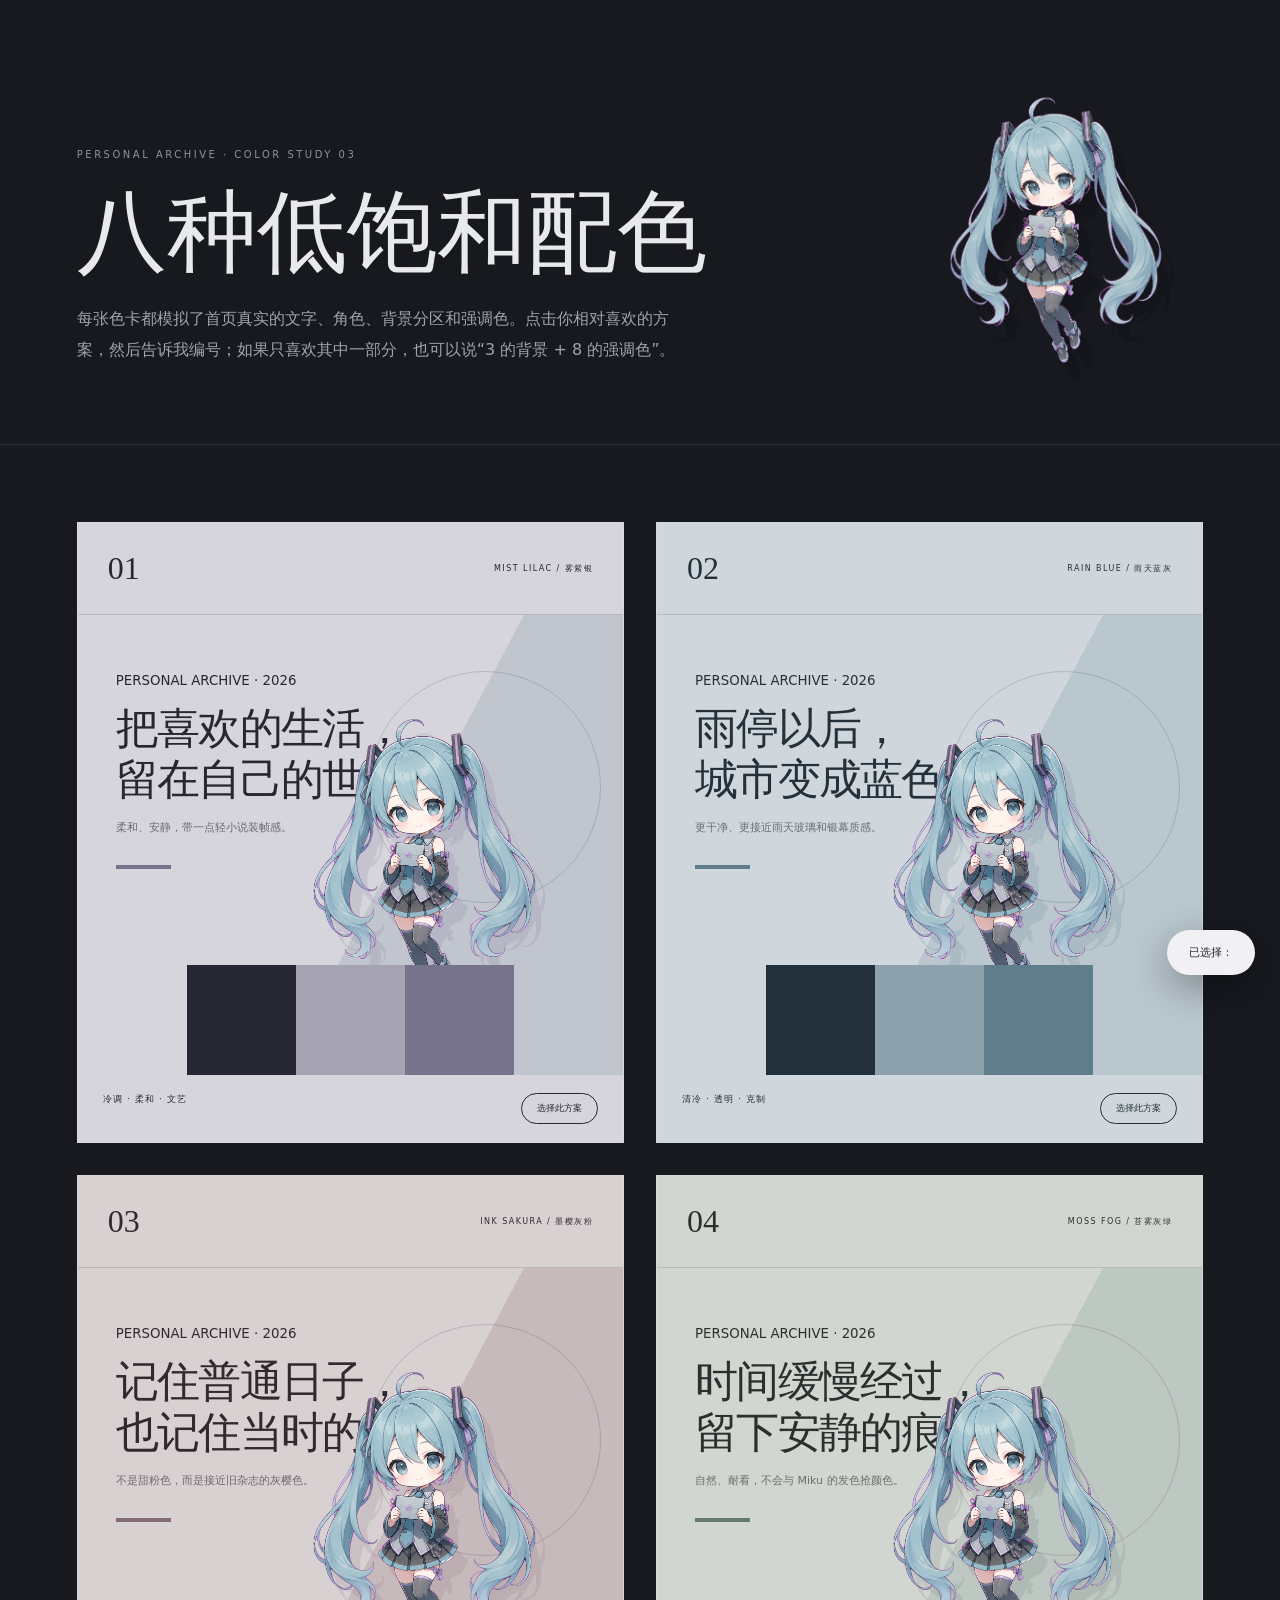
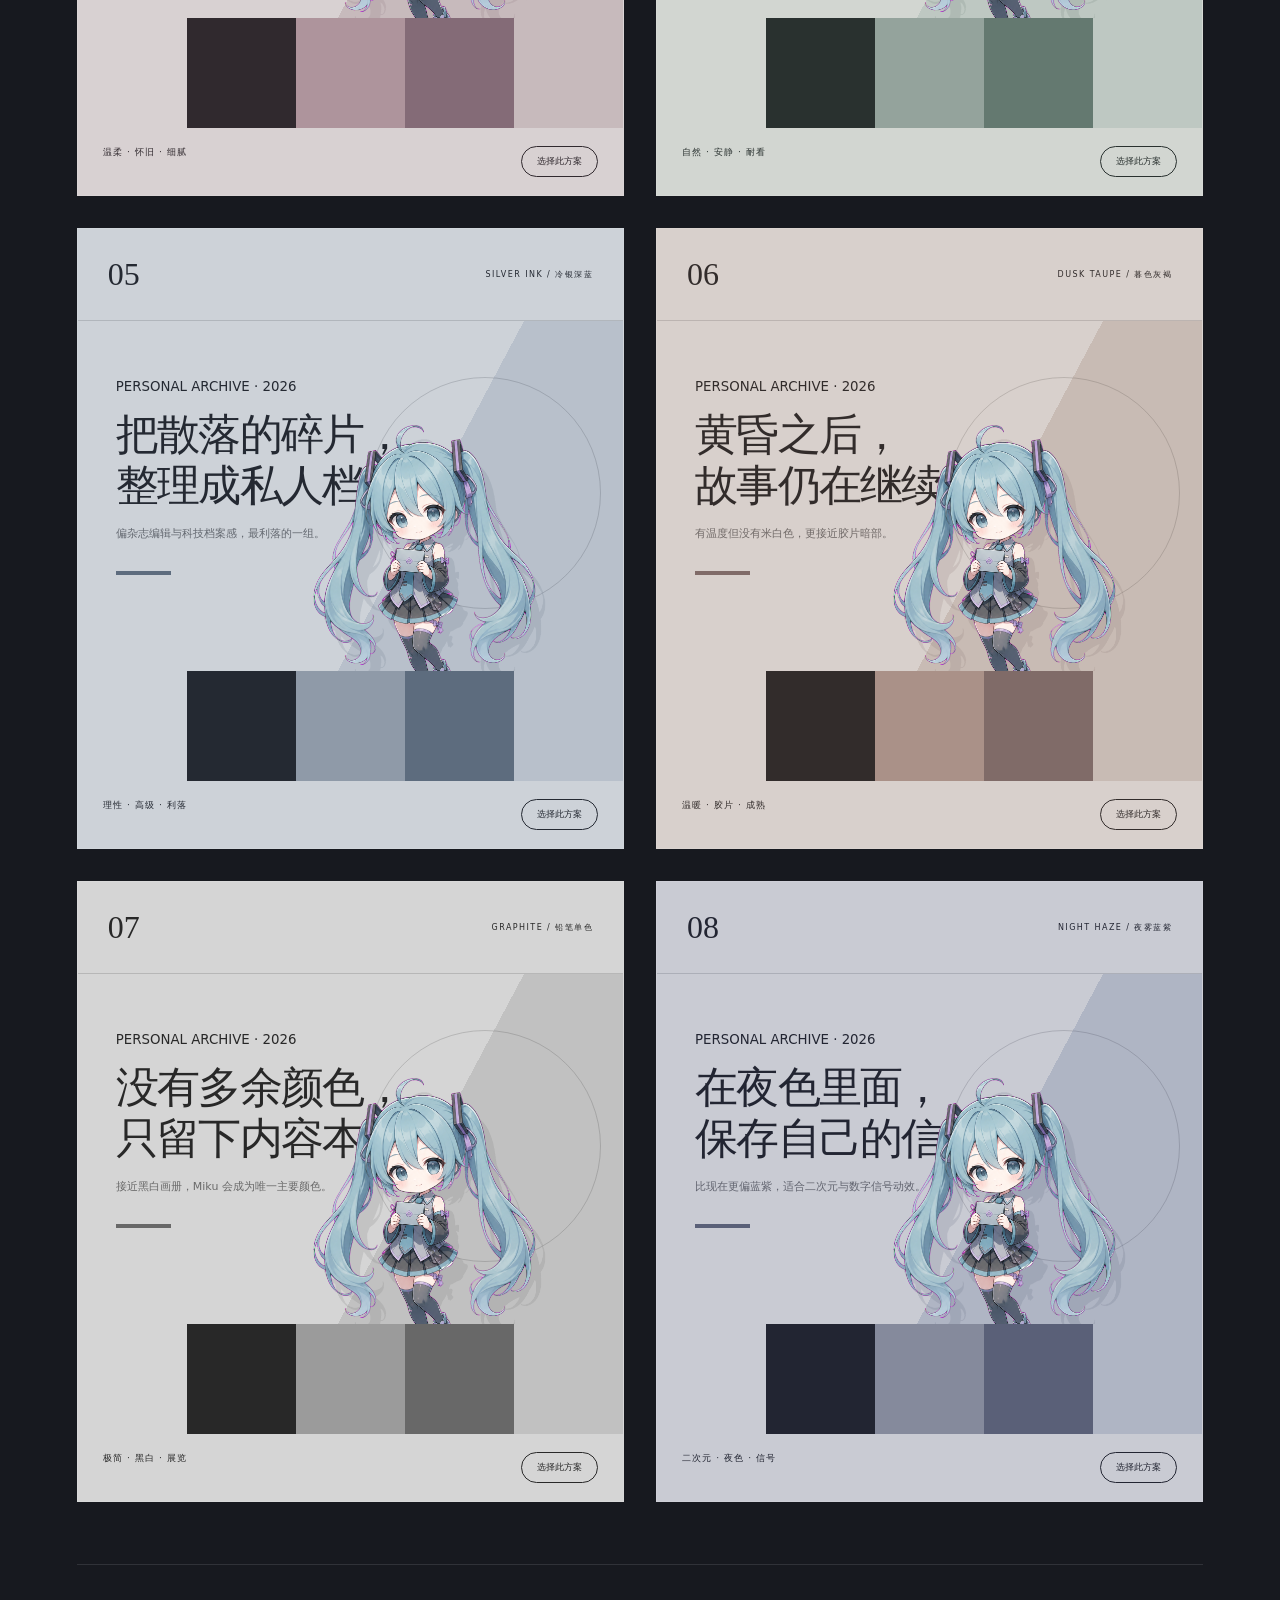
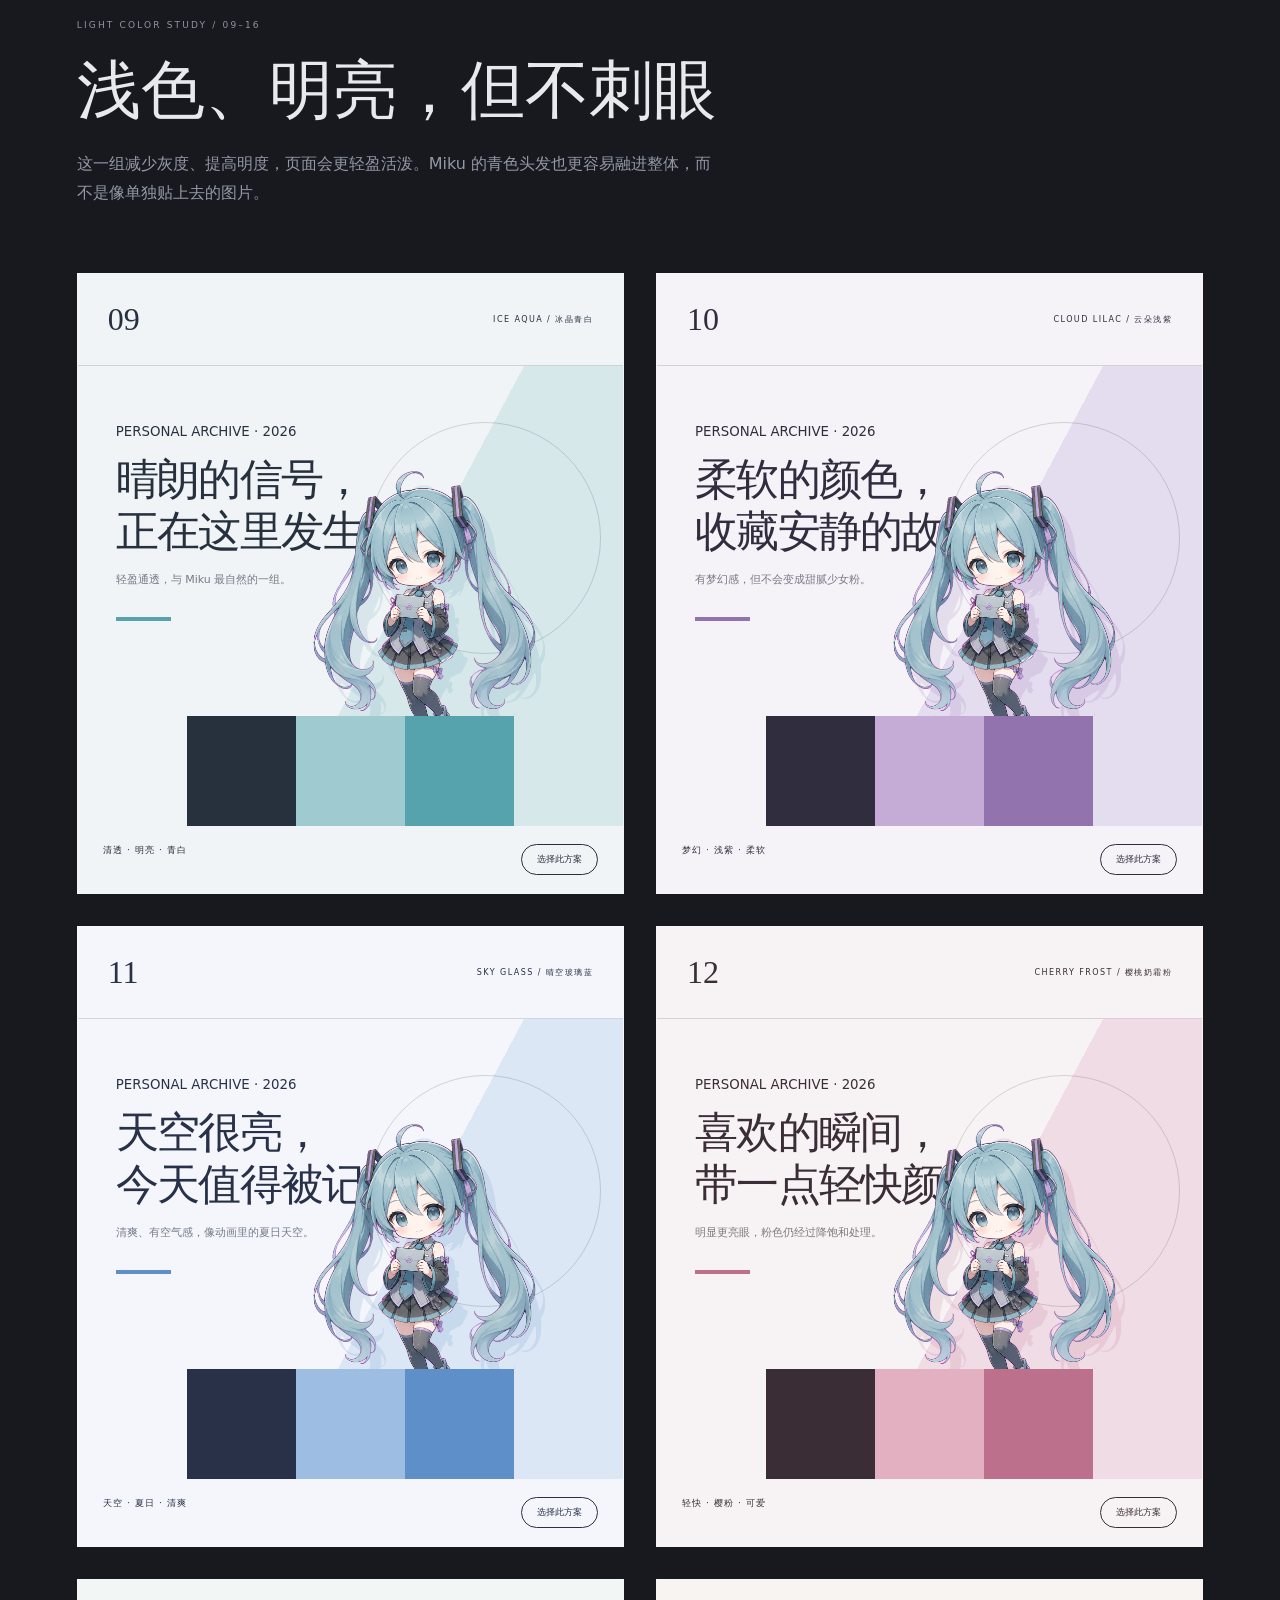
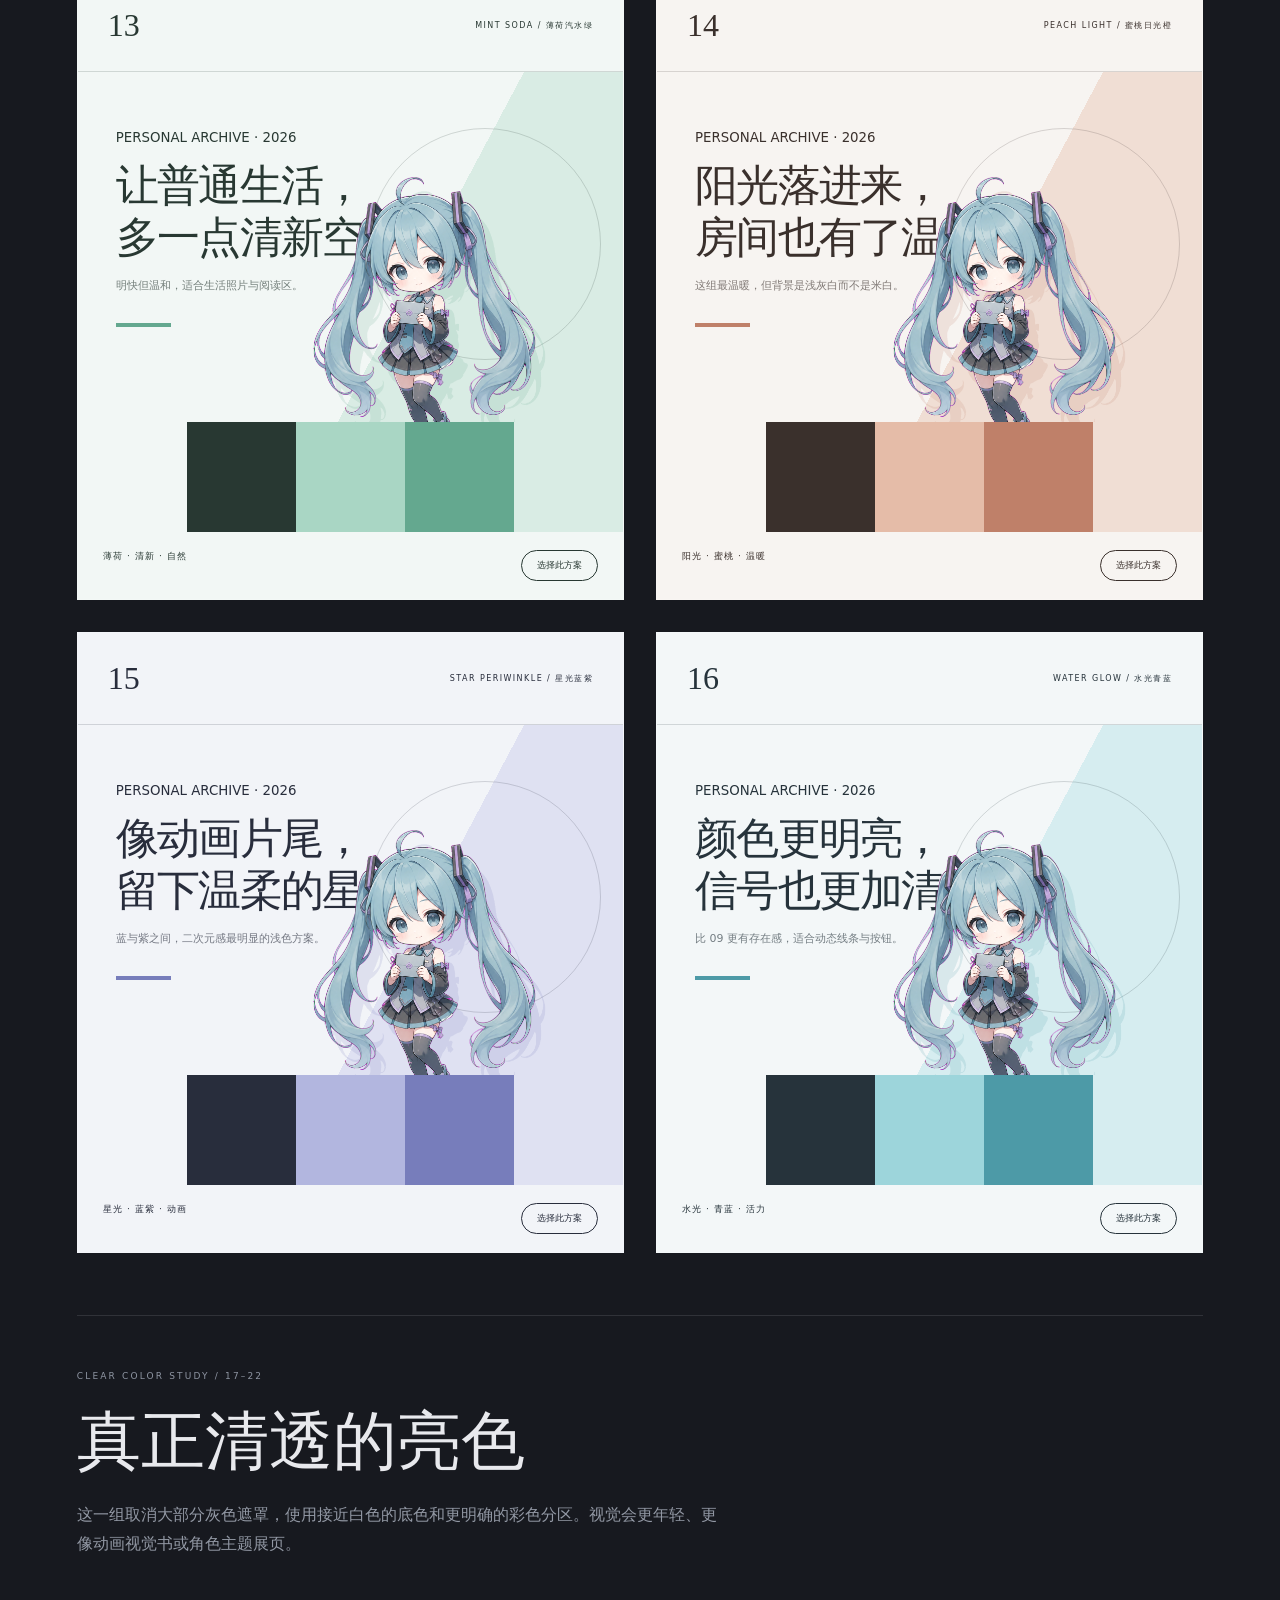
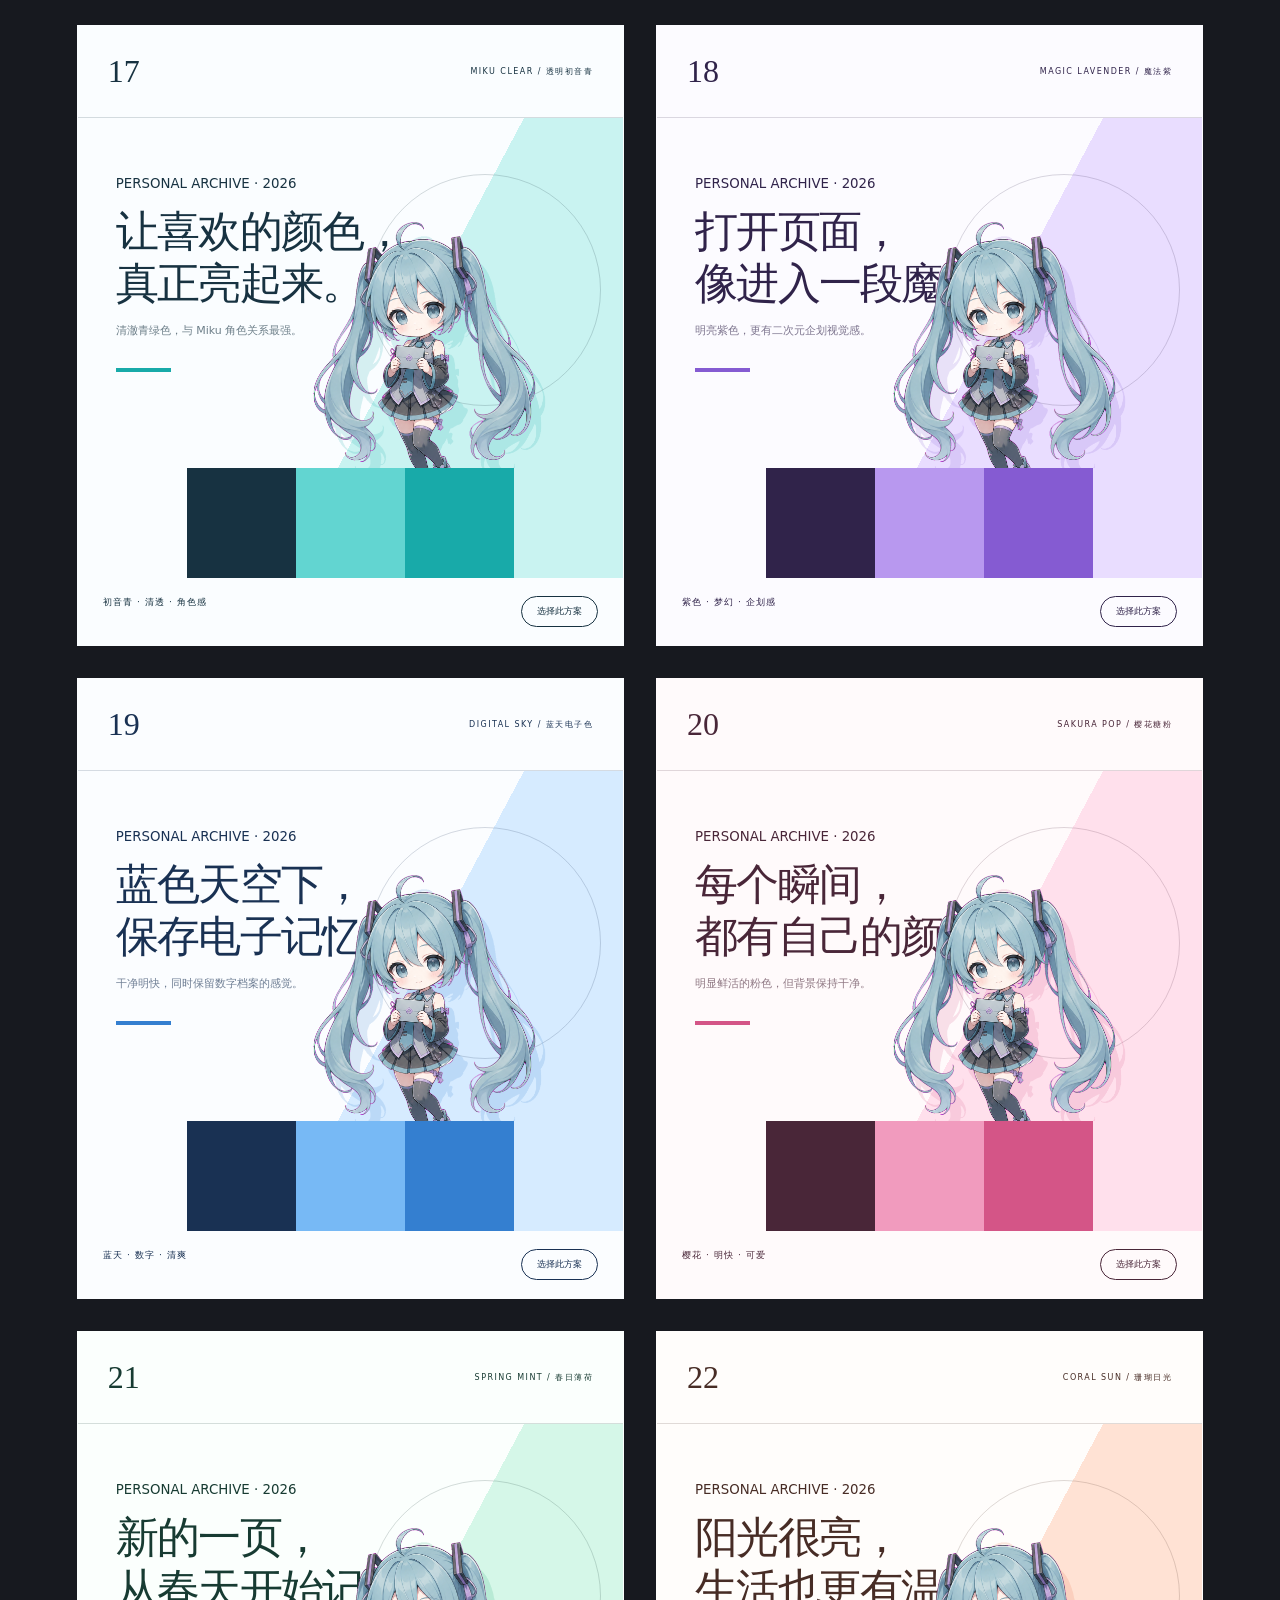
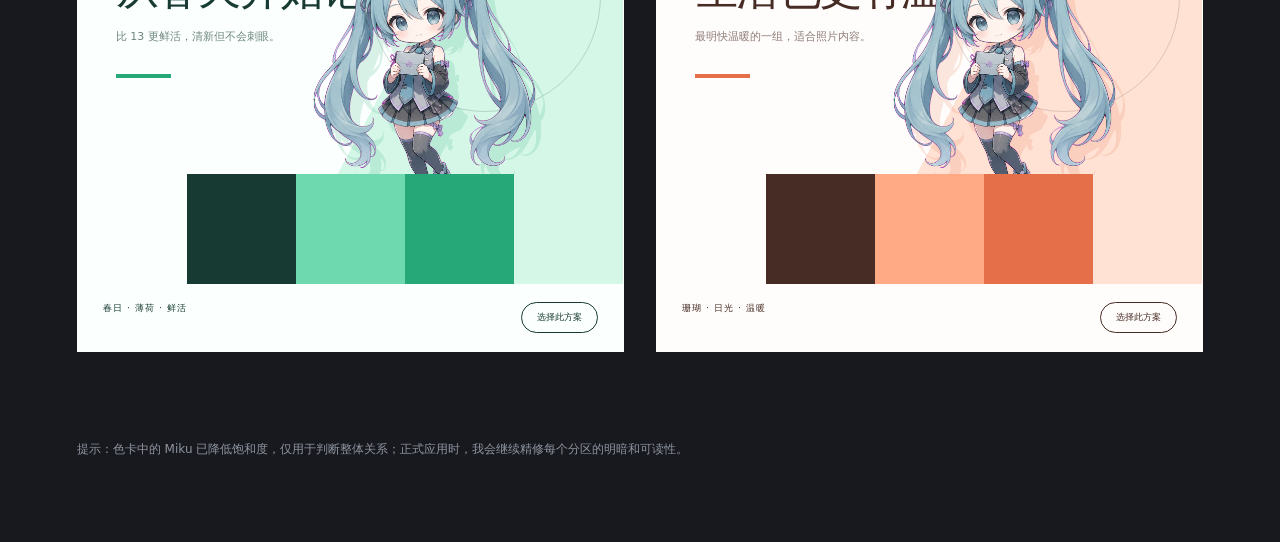
<file: palette.html>
<!doctype html>
<html lang="zh-CN">
<head>
  <meta charset="utf-8">
  <meta name="viewport" content="width=device-width,initial-scale=1">
  <title>个人网站配色色卡</title>
  <style>
    *{box-sizing:border-box}body{margin:0;background:#17191f;color:#e8e9ed;font-family:"Microsoft YaHei",system-ui,sans-serif}button{font:inherit}.top{min-height:48vh;padding:9vh 6vw 7vh;display:grid;grid-template-columns:1fr auto;align-items:end;border-bottom:1px solid #ffffff18}.top small{font-size:10px;letter-spacing:.25em;color:#8e94a1}.top h1{font-family:Georgia,"Songti SC",serif;font-size:clamp(42px,7vw,94px);font-weight:400;line-height:1.05;margin:24px 0}.top p{max-width:620px;color:#9ea3ad;line-height:1.9}.top img{width:min(25vw,300px);filter:saturate(.65);opacity:.84;animation:float 5s ease-in-out infinite}@keyframes float{50%{transform:translateY(-9px) rotate(.5deg)}}
    .grid{padding:6vw;display:grid;grid-template-columns:repeat(2,minmax(0,1fr));gap:32px}.card{--bg:#ddd;--ink:#222;--area:#bbb;--accent:#888;--soft:#ccc;background:var(--bg);color:var(--ink);min-height:570px;position:relative;overflow:hidden;border:1px solid #ffffff15;cursor:pointer;transition:.45s cubic-bezier(.2,.8,.2,1)}.card:hover{transform:translateY(-8px);box-shadow:0 25px 60px #0006}.card.selected{outline:2px solid #fff;outline-offset:5px}.card-head{padding:27px 30px;display:flex;justify-content:space-between;align-items:center;border-bottom:1px solid color-mix(in srgb,var(--ink) 17%,transparent)}.card-head b{font-family:Georgia,serif;font-size:32px;font-weight:400}.card-head small{font-size:8px;letter-spacing:.18em}.mock{height:350px;padding:55px 38px;position:relative;background:linear-gradient(118deg,var(--bg) 0 61%,var(--soft) 61%);overflow:hidden}.mock:after{content:'';position:absolute;width:230px;height:230px;border:1px solid color-mix(in srgb,var(--ink) 18%,transparent);border-radius:50%;right:4%;top:16%;}.mock h2{position:relative;z-index:2;font-family:Georgia,"Songti SC",serif;font-size:43px;font-weight:400;line-height:1.2;margin:14px 0;letter-spacing:-.04em}.mock p{position:relative;z-index:2;font-size:11px;opacity:.62}.mock .mini{position:absolute;z-index:2;right:8%;bottom:-15%;height:90%;filter:saturate(.55) drop-shadow(10px 14px 0 color-mix(in srgb,var(--accent) 16%,transparent));animation:mini 6s ease-in-out infinite}@keyframes mini{50%{transform:translateY(-5px)}}.mock i{display:block;width:55px;height:4px;background:var(--accent);margin-top:30px}.swatches{height:110px;display:grid;grid-template-columns:repeat(5,1fr)}.swatches i:nth-child(1){background:var(--bg)}.swatches i:nth-child(2){background:var(--ink)}.swatches i:nth-child(3){background:var(--area)}.swatches i:nth-child(4){background:var(--accent)}.swatches i:nth-child(5){background:var(--soft)}.meta{padding:18px 25px;display:flex;justify-content:space-between;font-size:9px;letter-spacing:.12em}.choose{border:1px solid currentColor;border-radius:99px;background:none;color:inherit;padding:8px 15px;cursor:pointer}.choose:after{content:'选择此方案'}.selected .choose{background:var(--ink);color:var(--bg)}.selected .choose:after{content:'已选择'}
    .p1{--bg:#d6d5dc;--ink:#262733;--area:#a5a2b2;--accent:#77738d;--soft:#c1c5ce}.p2{--bg:#cfd7dc;--ink:#25313a;--area:#8da2ad;--accent:#607d8b;--soft:#bac7ce}.p3{--bg:#d8d1d2;--ink:#30292e;--area:#ae949c;--accent:#846b77;--soft:#c7babc}.p4{--bg:#d2d6d1;--ink:#29312f;--area:#94a39c;--accent:#647970;--soft:#bec8c2}.p5{--bg:#cdd2d8;--ink:#242932;--area:#8f9aa8;--accent:#5d6c7e;--soft:#b8c0cb}.p6{--bg:#d8d0cc;--ink:#322c2b;--area:#aa9188;--accent:#806b68;--soft:#c8bbb4}.p7{--bg:#d5d5d5;--ink:#282828;--area:#9b9b9b;--accent:#686868;--soft:#c1c1c1}.p8{--bg:#c9cbd3;--ink:#222532;--area:#858a9c;--accent:#5a6078;--soft:#afb5c4}
    .p9{--bg:#f1f4f7;--ink:#27313e;--area:#9fcbd0;--accent:#56a3ad;--soft:#d7e8eb}.p10{--bg:#f5f2f8;--ink:#302d3e;--area:#c5acd7;--accent:#9273ad;--soft:#e4dcef}.p11{--bg:#f4f6fb;--ink:#283148;--area:#9ebde3;--accent:#5f8fc9;--soft:#dbe7f5}.p12{--bg:#f7f3f5;--ink:#3a2d35;--area:#e2b0c1;--accent:#bd708c;--soft:#f0dce4}.p13{--bg:#f2f7f5;--ink:#283832;--area:#a9d6c4;--accent:#64a88f;--soft:#d9ece4}.p14{--bg:#f7f4f1;--ink:#3a302c;--area:#e5bca8;--accent:#bf8069;--soft:#f0ded4}.p15{--bg:#f2f4f8;--ink:#282d3c;--area:#b2b6df;--accent:#777dbb;--soft:#dfe1f2}.p16{--bg:#f3f7f8;--ink:#26333b;--area:#9dd5db;--accent:#4d9aa7;--soft:#d6edf0}
    .p17{--bg:#fafdff;--ink:#173241;--area:#62d5d1;--accent:#18aaa9;--soft:#c9f3f1}.p18{--bg:#fcfbff;--ink:#30234a;--area:#b898ef;--accent:#855bd2;--soft:#e9ddff}.p19{--bg:#fbfdff;--ink:#193153;--area:#77b9f5;--accent:#347fd0;--soft:#d6ebff}.p20{--bg:#fffafb;--ink:#492638;--area:#f19bbe;--accent:#d45587;--soft:#ffe0ec}.p21{--bg:#fbfffd;--ink:#173b32;--area:#6ed8af;--accent:#26a879;--soft:#d5f7e8}.p22{--bg:#fffdfb;--ink:#472c25;--area:#ffa985;--accent:#e56f48;--soft:#ffe2d4}
    .top img{filter:drop-shadow(12px 18px 0 #0002);opacity:1}.mock .mini{filter:saturate(1.06) contrast(1.02) drop-shadow(10px 14px 0 color-mix(in srgb,var(--accent) 16%,transparent))}
    .light-title{grid-column:1/-1;margin:30px 0 0;padding:48px 0 18px;border-top:1px solid #ffffff1c}.light-title small{font-size:9px;letter-spacing:.24em;color:#8f96a3}.light-title h2{font-family:Georgia,"Songti SC",serif;font-size:clamp(34px,5vw,65px);font-weight:400;margin:15px 0}.light-title p{max-width:650px;color:#9298a4;line-height:1.8}
    .note{padding:0 6vw 8vh;color:#8f949f;font-size:12px}.picked{position:fixed;z-index:10;right:25px;bottom:25px;background:#f1f1f3;color:#222631;padding:15px 22px;border-radius:99px;font-size:11px;box-shadow:0 12px 40px #0005;transform:translateY(100px);transition:.5s}.picked.show{transform:none}
    @media(max-width:850px){.top{grid-template-columns:1fr}.top img{display:none}.grid{grid-template-columns:1fr;padding:25px}.card{min-height:500px}.mock{height:310px}.mock h2{font-size:36px}.mock .mini{right:-7%}}
    @media(prefers-reduced-motion:reduce){*{animation:none!important;transition:none!important}}
  </style>
</head>
<body>
  <header class="top"><div><small>PERSONAL ARCHIVE · COLOR STUDY 03</small><h1>八种低饱和配色</h1><p>每张色卡都模拟了首页真实的文字、角色、背景分区和强调色。点击你相对喜欢的方案，然后告诉我编号；如果只喜欢其中一部分，也可以说“3 的背景 + 8 的强调色”。</p></div><img src="assets/images/miku-chibi.png" alt="Q版 Miku"></header>
  <main class="grid">
    <article class="card p1" data-id="01 雾紫银"><header class="card-head"><b>01</b><small>MIST LILAC / 雾紫银</small></header><div class="mock"><small>PERSONAL ARCHIVE · 2026</small><h2>把喜欢的生活，<br>留在自己的世界里。</h2><p>柔和、安静，带一点轻小说装帧感。</p><i></i><img class="mini" src="assets/images/miku-chibi.png" alt=""></div><div class="swatches"><i></i><i></i><i></i><i></i><i></i></div><div class="meta"><span>冷调 · 柔和 · 文艺</span><button class="choose"></button></div></article>
    <article class="card p2" data-id="02 雨天蓝灰"><header class="card-head"><b>02</b><small>RAIN BLUE / 雨天蓝灰</small></header><div class="mock"><small>PERSONAL ARCHIVE · 2026</small><h2>雨停以后，<br>城市变成蓝色。</h2><p>更干净、更接近雨天玻璃和银幕质感。</p><i></i><img class="mini" src="assets/images/miku-chibi.png" alt=""></div><div class="swatches"><i></i><i></i><i></i><i></i><i></i></div><div class="meta"><span>清冷 · 透明 · 克制</span><button class="choose"></button></div></article>
    <article class="card p3" data-id="03 墨樱灰粉"><header class="card-head"><b>03</b><small>INK SAKURA / 墨樱灰粉</small></header><div class="mock"><small>PERSONAL ARCHIVE · 2026</small><h2>记住普通日子，<br>也记住当时的我。</h2><p>不是甜粉色，而是接近旧杂志的灰樱色。</p><i></i><img class="mini" src="assets/images/miku-chibi.png" alt=""></div><div class="swatches"><i></i><i></i><i></i><i></i><i></i></div><div class="meta"><span>温柔 · 怀旧 · 细腻</span><button class="choose"></button></div></article>
    <article class="card p4" data-id="04 苔雾灰绿"><header class="card-head"><b>04</b><small>MOSS FOG / 苔雾灰绿</small></header><div class="mock"><small>PERSONAL ARCHIVE · 2026</small><h2>时间缓慢经过，<br>留下安静的痕迹。</h2><p>自然、耐看，不会与 Miku 的发色抢颜色。</p><i></i><img class="mini" src="assets/images/miku-chibi.png" alt=""></div><div class="swatches"><i></i><i></i><i></i><i></i><i></i></div><div class="meta"><span>自然 · 安静 · 耐看</span><button class="choose"></button></div></article>
    <article class="card p5" data-id="05 冷银深蓝"><header class="card-head"><b>05</b><small>SILVER INK / 冷银深蓝</small></header><div class="mock"><small>PERSONAL ARCHIVE · 2026</small><h2>把散落的碎片，<br>整理成私人档案。</h2><p>偏杂志编辑与科技档案感，最利落的一组。</p><i></i><img class="mini" src="assets/images/miku-chibi.png" alt=""></div><div class="swatches"><i></i><i></i><i></i><i></i><i></i></div><div class="meta"><span>理性 · 高级 · 利落</span><button class="choose"></button></div></article>
    <article class="card p6" data-id="06 暮色灰褐"><header class="card-head"><b>06</b><small>DUSK TAUPE / 暮色灰褐</small></header><div class="mock"><small>PERSONAL ARCHIVE · 2026</small><h2>黄昏之后，<br>故事仍在继续。</h2><p>有温度但没有米白色，更接近胶片暗部。</p><i></i><img class="mini" src="assets/images/miku-chibi.png" alt=""></div><div class="swatches"><i></i><i></i><i></i><i></i><i></i></div><div class="meta"><span>温暖 · 胶片 · 成熟</span><button class="choose"></button></div></article>
    <article class="card p7" data-id="07 铅笔单色"><header class="card-head"><b>07</b><small>GRAPHITE / 铅笔单色</small></header><div class="mock"><small>PERSONAL ARCHIVE · 2026</small><h2>没有多余颜色，<br>只留下内容本身。</h2><p>接近黑白画册，Miku 会成为唯一主要颜色。</p><i></i><img class="mini" src="assets/images/miku-chibi.png" alt=""></div><div class="swatches"><i></i><i></i><i></i><i></i><i></i></div><div class="meta"><span>极简 · 黑白 · 展览</span><button class="choose"></button></div></article>
    <article class="card p8" data-id="08 夜雾蓝紫"><header class="card-head"><b>08</b><small>NIGHT HAZE / 夜雾蓝紫</small></header><div class="mock"><small>PERSONAL ARCHIVE · 2026</small><h2>在夜色里面，<br>保存自己的信号。</h2><p>比现在更偏蓝紫，适合二次元与数字信号动效。</p><i></i><img class="mini" src="assets/images/miku-chibi.png" alt=""></div><div class="swatches"><i></i><i></i><i></i><i></i><i></i></div><div class="meta"><span>二次元 · 夜色 · 信号</span><button class="choose"></button></div></article>
    <section class="light-title"><small>LIGHT COLOR STUDY / 09–16</small><h2>浅色、明亮，但不刺眼</h2><p>这一组减少灰度、提高明度，页面会更轻盈活泼。Miku 的青色头发也更容易融进整体，而不是像单独贴上去的图片。</p></section>
    <article class="card p9" data-id="09 冰晶青白"><header class="card-head"><b>09</b><small>ICE AQUA / 冰晶青白</small></header><div class="mock"><small>PERSONAL ARCHIVE · 2026</small><h2>晴朗的信号，<br>正在这里发生。</h2><p>轻盈通透，与 Miku 最自然的一组。</p><i></i><img class="mini" src="assets/images/miku-chibi.png" alt=""></div><div class="swatches"><i></i><i></i><i></i><i></i><i></i></div><div class="meta"><span>清透 · 明亮 · 青白</span><button class="choose"></button></div></article>
    <article class="card p10" data-id="10 云朵浅紫"><header class="card-head"><b>10</b><small>CLOUD LILAC / 云朵浅紫</small></header><div class="mock"><small>PERSONAL ARCHIVE · 2026</small><h2>柔软的颜色，<br>收藏安静的故事。</h2><p>有梦幻感，但不会变成甜腻少女粉。</p><i></i><img class="mini" src="assets/images/miku-chibi.png" alt=""></div><div class="swatches"><i></i><i></i><i></i><i></i><i></i></div><div class="meta"><span>梦幻 · 浅紫 · 柔软</span><button class="choose"></button></div></article>
    <article class="card p11" data-id="11 晴空玻璃蓝"><header class="card-head"><b>11</b><small>SKY GLASS / 晴空玻璃蓝</small></header><div class="mock"><small>PERSONAL ARCHIVE · 2026</small><h2>天空很亮，<br>今天值得被记住。</h2><p>清爽、有空气感，像动画里的夏日天空。</p><i></i><img class="mini" src="assets/images/miku-chibi.png" alt=""></div><div class="swatches"><i></i><i></i><i></i><i></i><i></i></div><div class="meta"><span>天空 · 夏日 · 清爽</span><button class="choose"></button></div></article>
    <article class="card p12" data-id="12 樱桃奶霜粉"><header class="card-head"><b>12</b><small>CHERRY FROST / 樱桃奶霜粉</small></header><div class="mock"><small>PERSONAL ARCHIVE · 2026</small><h2>喜欢的瞬间，<br>带一点轻快颜色。</h2><p>明显更亮眼，粉色仍经过降饱和处理。</p><i></i><img class="mini" src="assets/images/miku-chibi.png" alt=""></div><div class="swatches"><i></i><i></i><i></i><i></i><i></i></div><div class="meta"><span>轻快 · 樱粉 · 可爱</span><button class="choose"></button></div></article>
    <article class="card p13" data-id="13 薄荷汽水绿"><header class="card-head"><b>13</b><small>MINT SODA / 薄荷汽水绿</small></header><div class="mock"><small>PERSONAL ARCHIVE · 2026</small><h2>让普通生活，<br>多一点清新空气。</h2><p>明快但温和，适合生活照片与阅读区。</p><i></i><img class="mini" src="assets/images/miku-chibi.png" alt=""></div><div class="swatches"><i></i><i></i><i></i><i></i><i></i></div><div class="meta"><span>薄荷 · 清新 · 自然</span><button class="choose"></button></div></article>
    <article class="card p14" data-id="14 蜜桃日光橙"><header class="card-head"><b>14</b><small>PEACH LIGHT / 蜜桃日光橙</small></header><div class="mock"><small>PERSONAL ARCHIVE · 2026</small><h2>阳光落进来，<br>房间也有了温度。</h2><p>这组最温暖，但背景是浅灰白而不是米白。</p><i></i><img class="mini" src="assets/images/miku-chibi.png" alt=""></div><div class="swatches"><i></i><i></i><i></i><i></i><i></i></div><div class="meta"><span>阳光 · 蜜桃 · 温暖</span><button class="choose"></button></div></article>
    <article class="card p15" data-id="15 星光长春花蓝"><header class="card-head"><b>15</b><small>STAR PERIWINKLE / 星光蓝紫</small></header><div class="mock"><small>PERSONAL ARCHIVE · 2026</small><h2>像动画片尾，<br>留下温柔的星光。</h2><p>蓝与紫之间，二次元感最明显的浅色方案。</p><i></i><img class="mini" src="assets/images/miku-chibi.png" alt=""></div><div class="swatches"><i></i><i></i><i></i><i></i><i></i></div><div class="meta"><span>星光 · 蓝紫 · 动画</span><button class="choose"></button></div></article>
    <article class="card p16" data-id="16 水光青蓝"><header class="card-head"><b>16</b><small>WATER GLOW / 水光青蓝</small></header><div class="mock"><small>PERSONAL ARCHIVE · 2026</small><h2>颜色更明亮，<br>信号也更加清晰。</h2><p>比 09 更有存在感，适合动态线条与按钮。</p><i></i><img class="mini" src="assets/images/miku-chibi.png" alt=""></div><div class="swatches"><i></i><i></i><i></i><i></i><i></i></div><div class="meta"><span>水光 · 青蓝 · 活力</span><button class="choose"></button></div></article>
    <section class="light-title"><small>CLEAR COLOR STUDY / 17–22</small><h2>真正清透的亮色</h2><p>这一组取消大部分灰色遮罩，使用接近白色的底色和更明确的彩色分区。视觉会更年轻、更像动画视觉书或角色主题展页。</p></section>
    <article class="card p17" data-id="17 透明初音青"><header class="card-head"><b>17</b><small>MIKU CLEAR / 透明初音青</small></header><div class="mock"><small>PERSONAL ARCHIVE · 2026</small><h2>让喜欢的颜色，<br>真正亮起来。</h2><p>清澈青绿色，与 Miku 角色关系最强。</p><i></i><img class="mini" src="assets/images/miku-chibi.png" alt=""></div><div class="swatches"><i></i><i></i><i></i><i></i><i></i></div><div class="meta"><span>初音青 · 清透 · 角色感</span><button class="choose"></button></div></article>
    <article class="card p18" data-id="18 魔法薰衣草紫"><header class="card-head"><b>18</b><small>MAGIC LAVENDER / 魔法紫</small></header><div class="mock"><small>PERSONAL ARCHIVE · 2026</small><h2>打开页面，<br>像进入一段魔法。</h2><p>明亮紫色，更有二次元企划视觉感。</p><i></i><img class="mini" src="assets/images/miku-chibi.png" alt=""></div><div class="swatches"><i></i><i></i><i></i><i></i><i></i></div><div class="meta"><span>紫色 · 梦幻 · 企划感</span><button class="choose"></button></div></article>
    <article class="card p19" data-id="19 蓝天电子色"><header class="card-head"><b>19</b><small>DIGITAL SKY / 蓝天电子色</small></header><div class="mock"><small>PERSONAL ARCHIVE · 2026</small><h2>蓝色天空下，<br>保存电子记忆。</h2><p>干净明快，同时保留数字档案的感觉。</p><i></i><img class="mini" src="assets/images/miku-chibi.png" alt=""></div><div class="swatches"><i></i><i></i><i></i><i></i><i></i></div><div class="meta"><span>蓝天 · 数字 · 清爽</span><button class="choose"></button></div></article>
    <article class="card p20" data-id="20 樱花糖粉"><header class="card-head"><b>20</b><small>SAKURA POP / 樱花糖粉</small></header><div class="mock"><small>PERSONAL ARCHIVE · 2026</small><h2>每个瞬间，<br>都有自己的颜色。</h2><p>明显鲜活的粉色，但背景保持干净。</p><i></i><img class="mini" src="assets/images/miku-chibi.png" alt=""></div><div class="swatches"><i></i><i></i><i></i><i></i><i></i></div><div class="meta"><span>樱花 · 明快 · 可爱</span><button class="choose"></button></div></article>
    <article class="card p21" data-id="21 春日薄荷绿"><header class="card-head"><b>21</b><small>SPRING MINT / 春日薄荷</small></header><div class="mock"><small>PERSONAL ARCHIVE · 2026</small><h2>新的一页，<br>从春天开始记录。</h2><p>比 13 更鲜活，清新但不会刺眼。</p><i></i><img class="mini" src="assets/images/miku-chibi.png" alt=""></div><div class="swatches"><i></i><i></i><i></i><i></i><i></i></div><div class="meta"><span>春日 · 薄荷 · 鲜活</span><button class="choose"></button></div></article>
    <article class="card p22" data-id="22 珊瑚日光橙"><header class="card-head"><b>22</b><small>CORAL SUN / 珊瑚日光</small></header><div class="mock"><small>PERSONAL ARCHIVE · 2026</small><h2>阳光很亮，<br>生活也更有温度。</h2><p>最明快温暖的一组，适合照片内容。</p><i></i><img class="mini" src="assets/images/miku-chibi.png" alt=""></div><div class="swatches"><i></i><i></i><i></i><i></i><i></i></div><div class="meta"><span>珊瑚 · 日光 · 温暖</span><button class="choose"></button></div></article>
  </main>
  <p class="note">提示：色卡中的 Miku 已降低饱和度，仅用于判断整体关系；正式应用时，我会继续精修每个分区的明暗和可读性。</p><div class="picked">已选择：<b></b></div>
  <script>const cards=[...document.querySelectorAll('.card')],tip=document.querySelector('.picked');cards.forEach(card=>card.addEventListener('click',()=>{cards.forEach(c=>c.classList.remove('selected'));card.classList.add('selected');tip.querySelector('b').textContent=card.dataset.id;tip.classList.add('show')}));</script>
</body>
</html>
</file>
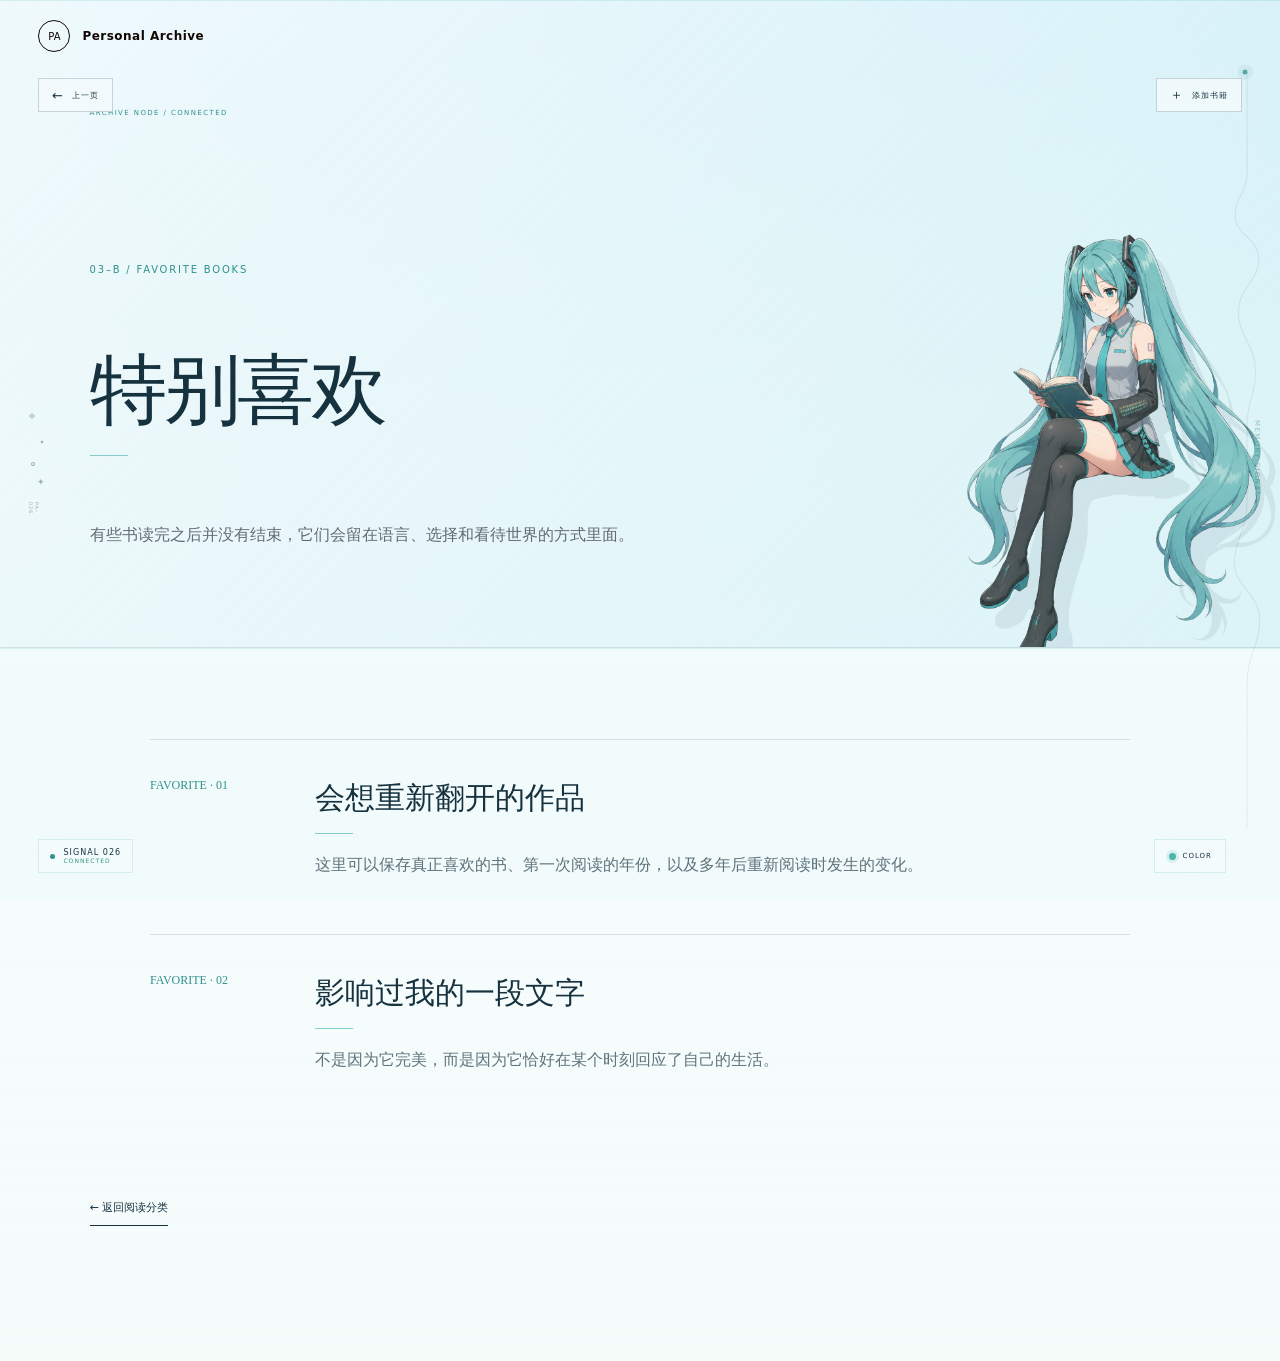
<file: reading-favorites.html>
<!doctype html><html lang="zh-CN"><head><meta charset="utf-8"><meta name="viewport" content="width=device-width,initial-scale=1"><title>特别喜欢 — Personal Archive</title><link rel="stylesheet" href="assets/refined.css"><script defer src="assets/refined.js"></script></head><body class="subpage"><div class="page-wipe"></div><header class="site-head"><a class="brand" href="index.html"><span>PA</span><b>Personal Archive</b></a></header><main><section class="sub-hero"><div><small>03–B / FAVORITE BOOKS</small><h1>特别喜欢</h1><p>有些书读完之后并没有结束，它们会留在语言、选择和看待世界的方式里面。</p></div><img src="assets/images/miku-reading.png" alt="正在阅读的 Miku"></section><section class="sub-content"><div class="reading-detail"><article class="reading-detail-head"><time>FAVORITE · 01</time><div><h2>会想重新翻开的作品</h2><p>这里可以保存真正喜欢的书、第一次阅读的年份，以及多年后重新阅读时发生的变化。</p></div></article><article class="reading-detail-head"><time>FAVORITE · 02</time><div><h2>影响过我的一段文字</h2><p>不是因为它完美，而是因为它恰好在某个时刻回应了自己的生活。</p></div></article></div><a class="back-home" href="books.html">← 返回阅读分类</a></section></main></body></html>
</file>
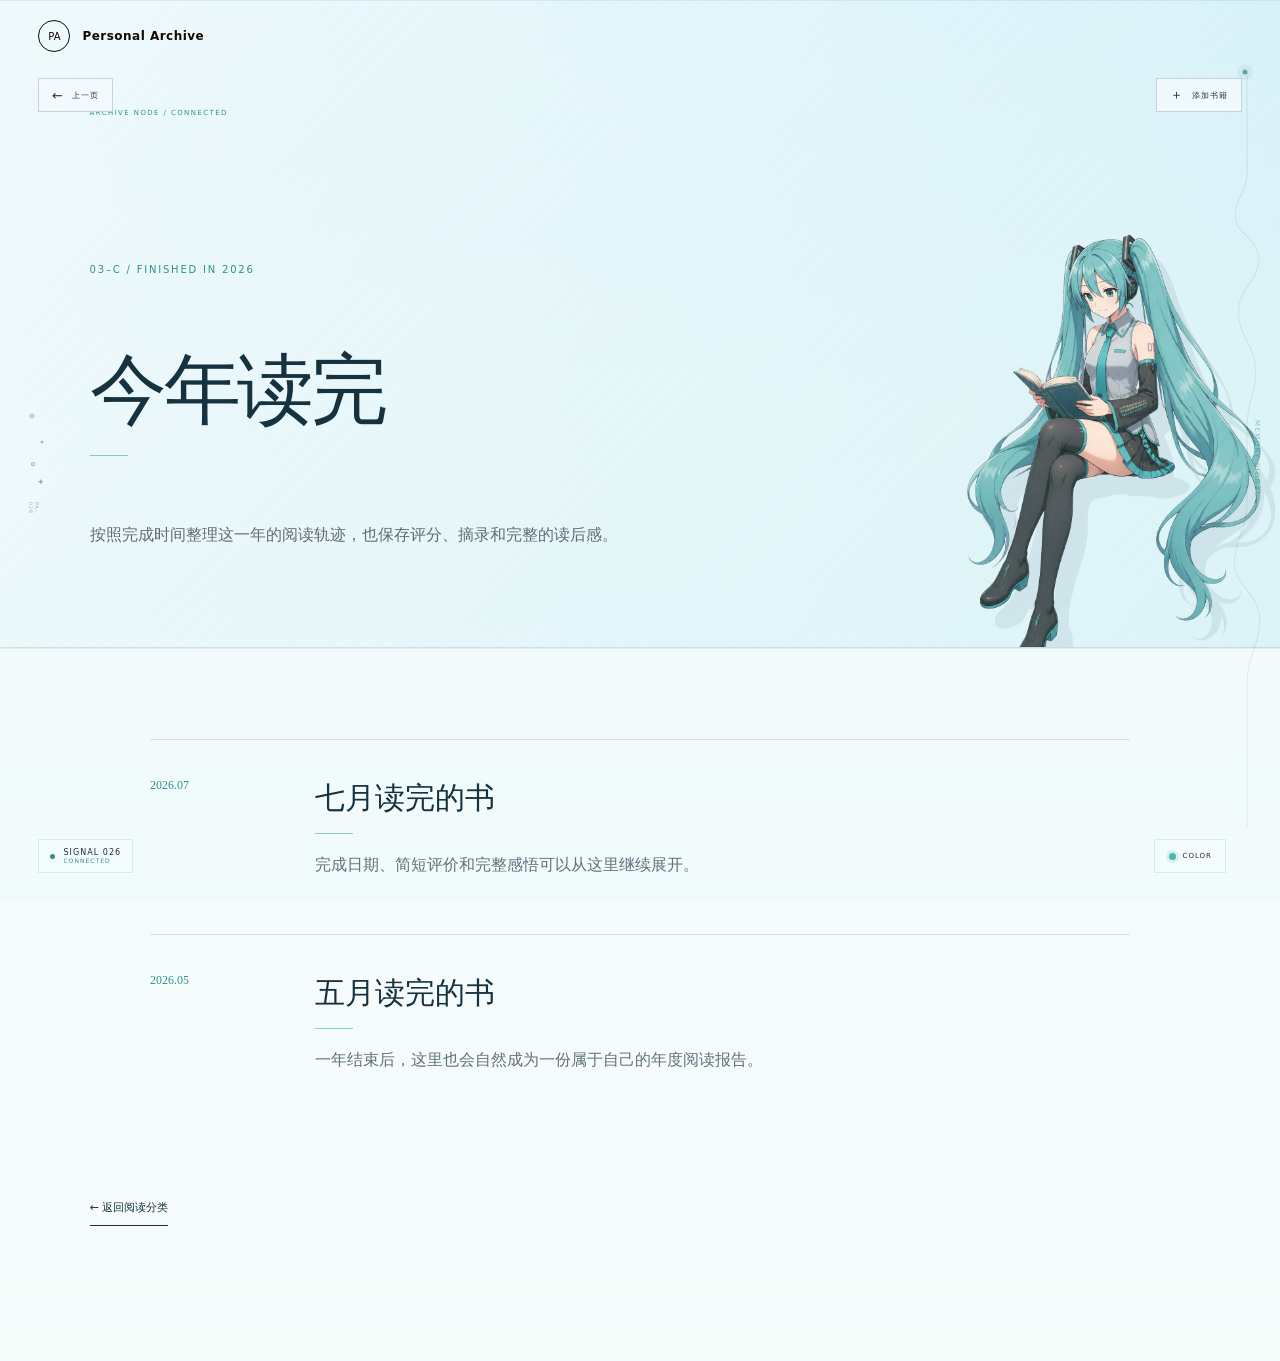
<file: reading-finished.html>
<!doctype html><html lang="zh-CN"><head><meta charset="utf-8"><meta name="viewport" content="width=device-width,initial-scale=1"><title>今年读完 — Personal Archive</title><link rel="stylesheet" href="assets/refined.css"><script defer src="assets/refined.js"></script></head><body class="subpage"><div class="page-wipe"></div><header class="site-head"><a class="brand" href="index.html"><span>PA</span><b>Personal Archive</b></a></header><main><section class="sub-hero"><div><small>03–C / FINISHED IN 2026</small><h1>今年读完</h1><p>按照完成时间整理这一年的阅读轨迹，也保存评分、摘录和完整的读后感。</p></div><img src="assets/images/miku-reading.png" alt="正在阅读的 Miku"></section><section class="sub-content"><div class="reading-detail"><article class="reading-detail-head"><time>2026.07</time><div><h2>七月读完的书</h2><p>完成日期、简短评价和完整感悟可以从这里继续展开。</p></div></article><article class="reading-detail-head"><time>2026.05</time><div><h2>五月读完的书</h2><p>一年结束后，这里也会自然成为一份属于自己的年度阅读报告。</p></div></article></div><a class="back-home" href="books.html">← 返回阅读分类</a></section></main></body></html>
</file>
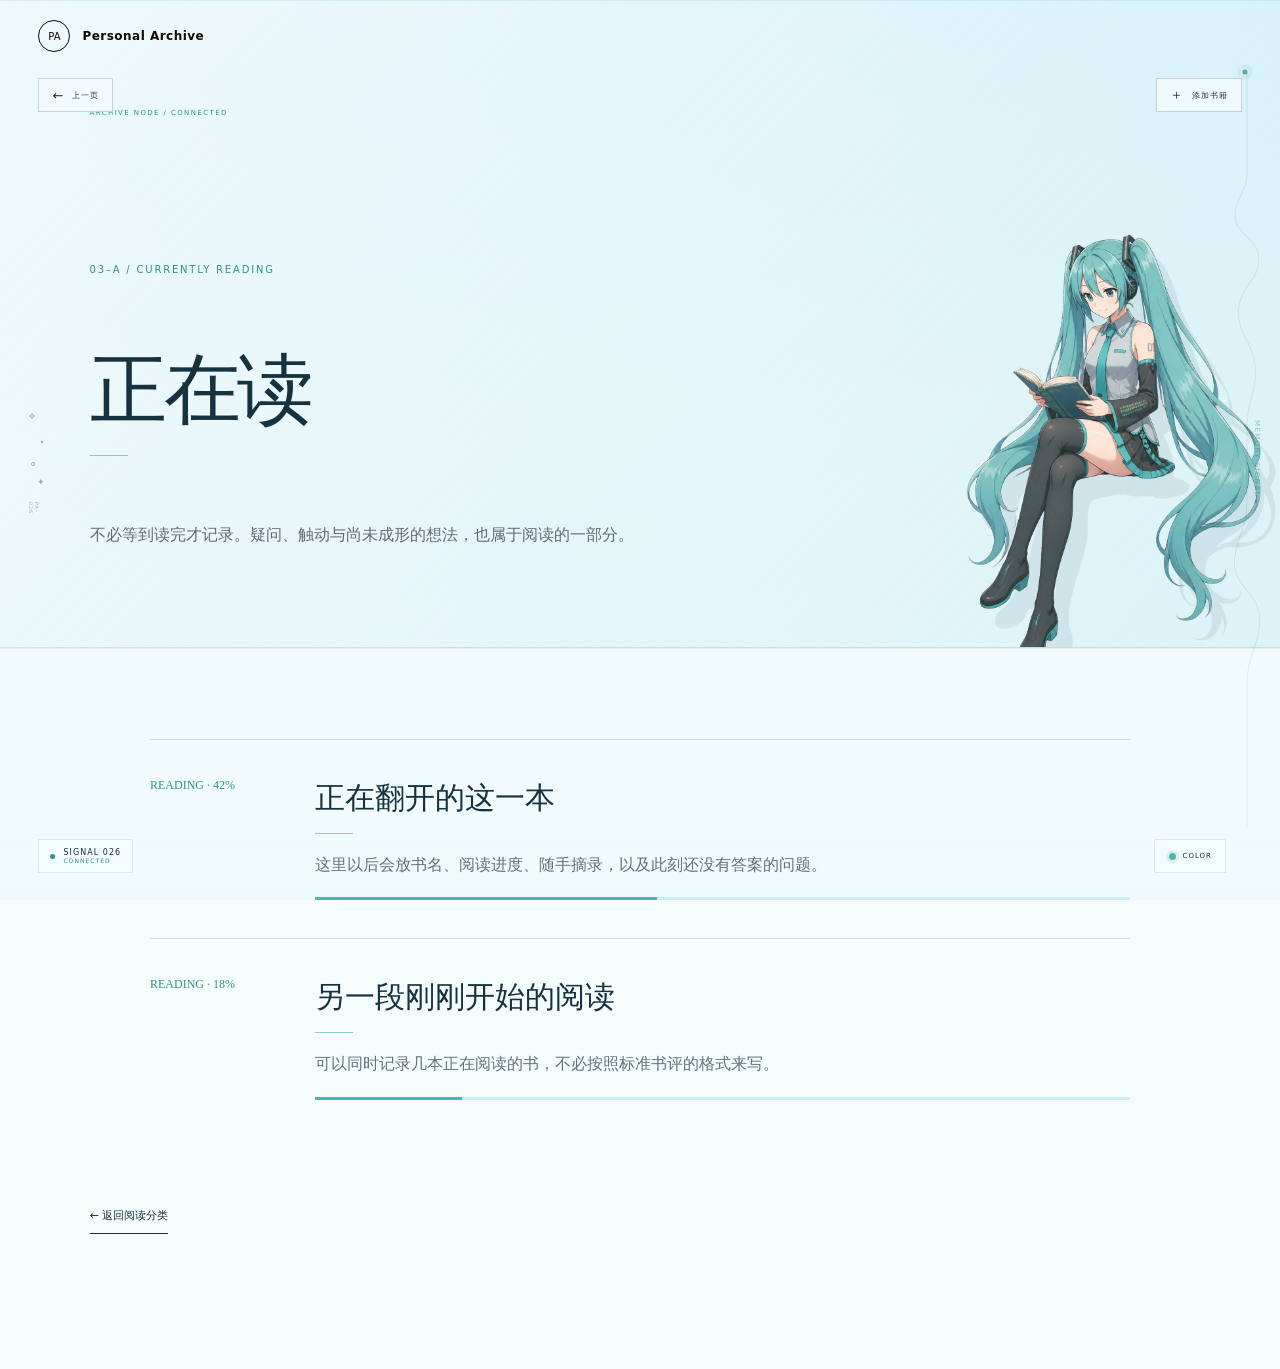
<file: reading-now.html>
<!doctype html><html lang="zh-CN"><head><meta charset="utf-8"><meta name="viewport" content="width=device-width,initial-scale=1"><title>正在读 — Personal Archive</title><link rel="stylesheet" href="assets/refined.css"><script defer src="assets/refined.js"></script></head><body class="subpage"><div class="page-wipe"></div><header class="site-head"><a class="brand" href="index.html"><span>PA</span><b>Personal Archive</b></a></header><main><section class="sub-hero"><div><small>03–A / CURRENTLY READING</small><h1>正在读</h1><p>不必等到读完才记录。疑问、触动与尚未成形的想法，也属于阅读的一部分。</p></div><img src="assets/images/miku-reading.png" alt="正在阅读的 Miku"></section><section class="sub-content"><div class="reading-detail"><article class="reading-detail-head"><time>READING · 42%</time><div><h2>正在翻开的这一本</h2><p>这里以后会放书名、阅读进度、随手摘录，以及此刻还没有答案的问题。</p><div class="reading-progress" style="--progress:42%"><i></i></div></div></article><article class="reading-detail-head"><time>READING · 18%</time><div><h2>另一段刚刚开始的阅读</h2><p>可以同时记录几本正在阅读的书，不必按照标准书评的格式来写。</p><div class="reading-progress" style="--progress:18%"><i></i></div></div></article></div><a class="back-home" href="books.html">← 返回阅读分类</a></section></main></body></html>
</file>
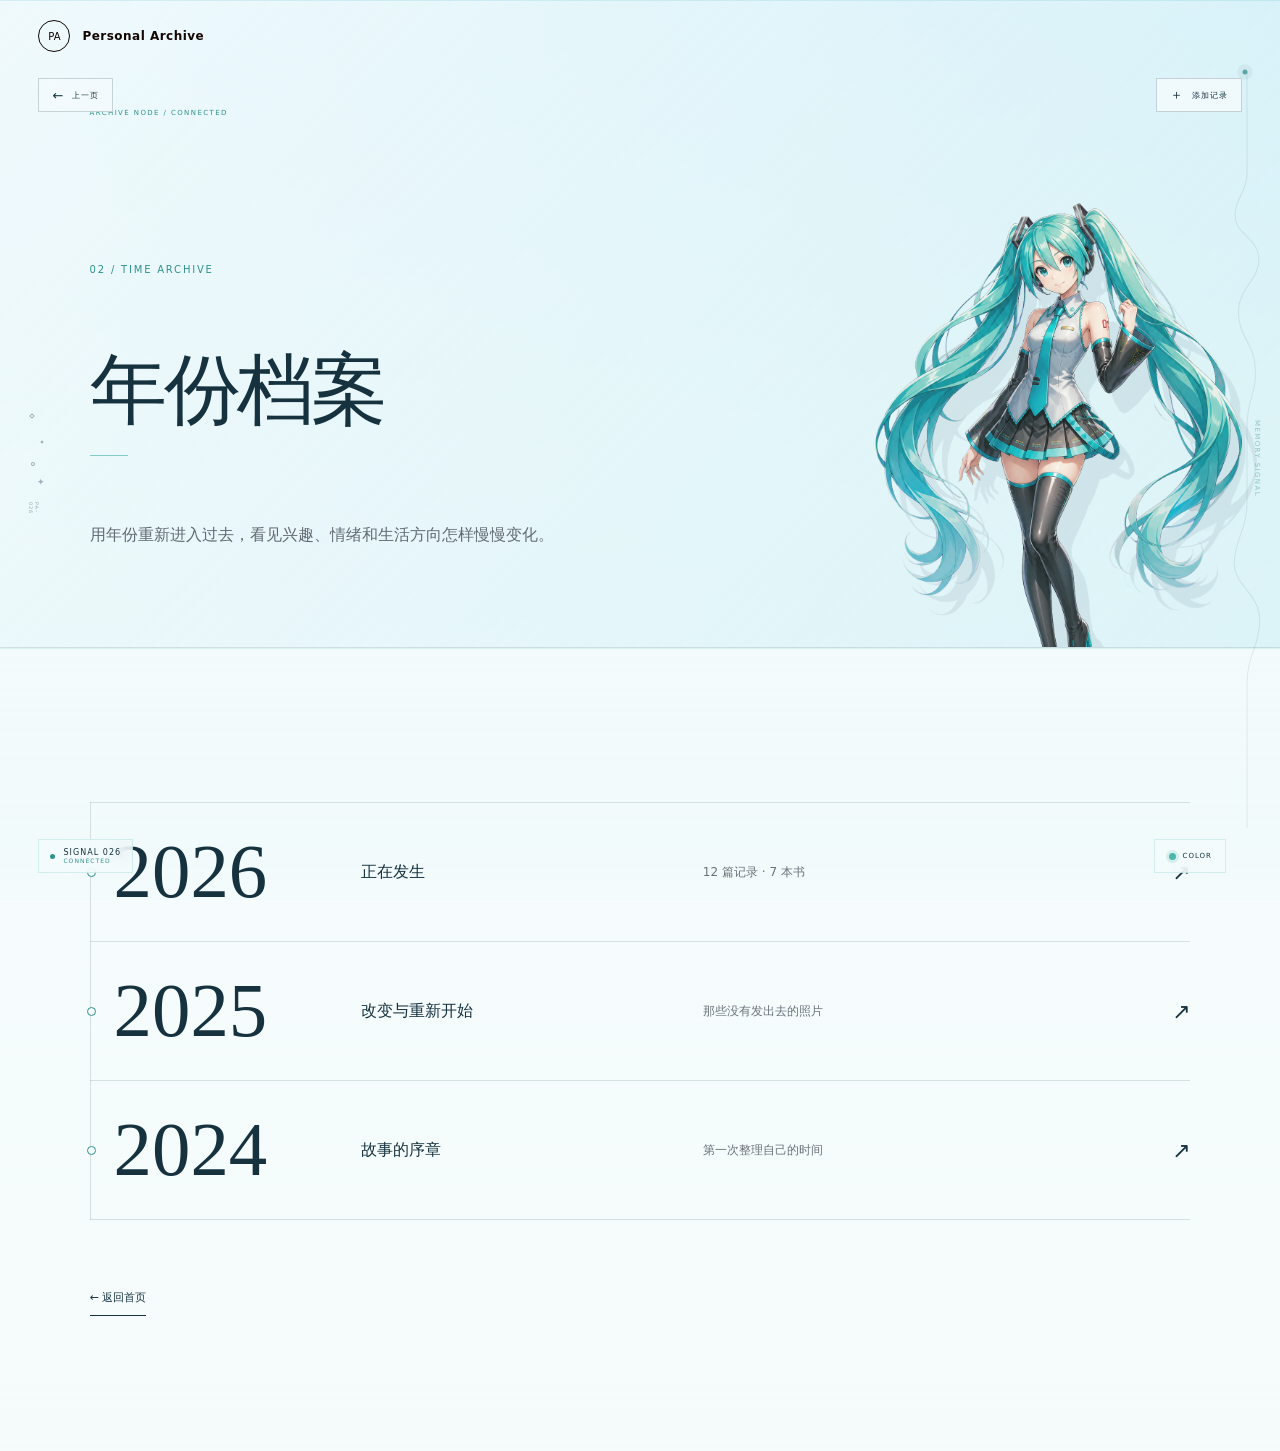
<file: years.html>
<!doctype html><html lang="zh-CN"><head><meta charset="utf-8"><meta name="viewport" content="width=device-width,initial-scale=1"><title>年份档案 — Personal Archive</title><link rel="stylesheet" href="assets/refined.css"><script defer src="assets/refined.js"></script></head><body class="subpage"><div class="page-wipe"></div><header class="site-head"><a class="brand" href="index.html"><span>PA</span><b>Personal Archive</b></a></header><main><section class="sub-hero"><div><small>02 / TIME ARCHIVE</small><h1>年份档案</h1><p>用年份重新进入过去，看见兴趣、情绪和生活方向怎样慢慢变化。</p></div></section><section class="sub-content"><div class="year-lines"><a id="y2026" href="life.html"><strong>2026</strong><span>正在发生</span><p>12 篇记录 · 7 本书</p><i>↗</i></a><a id="y2025" href="life.html"><strong>2025</strong><span>改变与重新开始</span><p>那些没有发出去的照片</p><i>↗</i></a><a id="y2024" href="life.html"><strong>2024</strong><span>故事的序章</span><p>第一次整理自己的时间</p><i>↗</i></a></div><a class="back-home" href="index.html">← 返回首页</a></section></main></body></html>
</file>
<file: assets/refined.css>
:root{--paper:#f2efe8;--ink:#1b202b;--teal:#61c2bd;--teal-deep:#287f7c;--coral:#df7b73;--mist:#d8e3e3;--line:rgba(27,32,43,.18);--ease:cubic-bezier(.76,0,.24,1)}*{box-sizing:border-box}html{scroll-behavior:smooth}body{margin:0;background:var(--paper);color:var(--ink);font-family:"Noto Sans SC","Yu Gothic UI","Microsoft YaHei",system-ui,sans-serif;overflow-x:hidden}body.is-loading{overflow:hidden}a{color:inherit;text-decoration:none}button{font:inherit;color:inherit}.loader{position:fixed;z-index:999;inset:0;background:var(--ink);color:var(--paper);display:grid;place-items:center;transition:transform .9s var(--ease)}.loader.done{transform:translateY(-105%)}.loader-mark{display:flex;flex-direction:column;align-items:center}.loader-mark span{font-size:11px;letter-spacing:.32em}.loader-mark b{font-family:"Noto Serif SC",Georgia,serif;font-size:clamp(38px,6vw,82px);font-weight:500}.loader-progress{position:absolute;left:8vw;right:8vw;bottom:12vh;height:1px;background:#ffffff25}.loader-progress i{display:block;width:0;height:100%;background:var(--teal);transition:width .1s}.loader output{position:absolute;right:8vw;bottom:13vh;font-size:12px}.page-wipe{position:fixed;z-index:500;inset:0;background:var(--ink);transform:translateX(-105%);pointer-events:none}.page-wipe.active{animation:wipe 1.05s var(--ease)}@keyframes wipe{0%{transform:translateX(-105%)}48%,55%{transform:translateX(0)}100%{transform:translateX(105%)}}.site-head{position:fixed;z-index:120;top:0;left:0;right:0;padding:20px 3vw;display:flex;justify-content:space-between;align-items:center;mix-blend-mode:difference;color:#fff;pointer-events:none}.site-head>*{pointer-events:auto}.brand{display:flex;align-items:center;gap:12px}.brand span{display:grid;place-items:center;width:32px;height:32px;border:1px solid;border-radius:50%;font-size:10px}.brand b{font-size:12px;letter-spacing:.04em}.menu-toggle{border:0;background:none;display:flex;align-items:center;gap:12px;cursor:pointer;font-size:11px;letter-spacing:.14em}.menu-toggle i,.menu-toggle i:after{display:block;width:28px;height:1px;background:currentColor;content:"";transition:.4s}.menu-toggle i:after{transform:translateY(7px)}.site-menu{position:fixed;z-index:110;inset:0;background:var(--ink);color:var(--paper);padding:11vh 8vw 7vh;display:grid;grid-template-columns:1.25fr .75fr;align-items:end;clip-path:inset(0 0 100% 0);visibility:hidden;transition:clip-path .8s var(--ease),visibility 0s .8s}.site-menu.open{clip-path:inset(0);visibility:visible;transition:clip-path .8s var(--ease)}.site-menu nav{display:flex;flex-direction:column}.site-menu nav a{font-family:"Noto Serif SC",Georgia,serif;font-size:clamp(32px,5vw,70px);line-height:1.25;border-bottom:1px solid #ffffff26;padding:8px 0;transition:.3s}.site-menu nav a small{font-family:inherit;font-size:11px;color:var(--teal);margin-right:20px}.site-menu nav a:hover{color:var(--teal);padding-left:18px}.menu-note{align-self:end;padding-left:7vw}.menu-note p{line-height:1.8}.menu-note span{font-size:11px;opacity:.5}.cover{height:100svh;position:relative;overflow:hidden}.cover-track{display:flex;height:100%;transition:transform 1s var(--ease);will-change:transform}.cover-slide{width:100vw;height:100%;flex:none;position:relative;overflow:hidden;padding:13vh 7vw 8vh}.cover-intro{display:flex;align-items:center;background:linear-gradient(118deg,var(--paper) 0 62%,var(--mist) 62%)}.cover-copy{position:relative;z-index:5;width:54%}.cover small,.section-title small,.statement small,.reading-heading small,.sub-hero small{font-size:10px;letter-spacing:.18em;color:var(--teal-deep)}.cover h1,.cover h2{font-family:"Noto Serif SC","Songti SC",Georgia,serif;font-weight:500;letter-spacing:-.045em;line-height:1.24;margin:22px 0}.cover h1{font-size:clamp(37px,5.2vw,75px)}.cover h2{font-size:clamp(36px,5vw,70px)}.cover p{max-width:520px;line-height:1.9;color:#59606b}.text-link{display:inline-flex;gap:45px;border-bottom:1px solid;padding:12px 0;margin-top:20px;font-size:12px;letter-spacing:.06em}.text-link i{font-style:normal;transition:.3s}.text-link:hover i{transform:translate(6px,-6px)}.character-wrap{position:absolute;right:4vw;bottom:-8vh;width:43vw;height:92vh;z-index:3}.character-wrap img{width:100%;height:100%;object-fit:contain;position:relative;z-index:2;filter:drop-shadow(22px 28px 0 rgba(40,127,124,.18));transform:translate(calc(var(--mx,0)*-18px),calc(var(--my,0)*-12px));transition:.12s}.halo{position:absolute;width:38vw;height:38vw;border:1px solid rgba(27,32,43,.22);border-radius:50%;left:4%;top:13%;animation:slowspin 18s linear infinite}.halo:after{content:"";position:absolute;inset:6%;border:1px dashed rgba(27,32,43,.18);border-radius:50%}@keyframes slowspin{to{transform:rotate(360deg)}}.tag{position:absolute;z-index:4;font-style:normal;font-size:10px;letter-spacing:.12em;border:1px solid;border-radius:99px;padding:10px 16px;background:var(--paper);animation:float 5s ease-in-out infinite}.t1{right:3%;top:18%}.t2{left:0;top:34%;animation-delay:-2s;background:var(--coral);color:white;border-color:transparent}.t3{right:10%;bottom:22%;animation-delay:-3s;background:var(--teal);border-color:transparent}@keyframes float{50%{transform:translateY(-12px) rotate(2deg)}}.cover-memory{color:white;display:flex;align-items:end}.memory-image{position:absolute;inset:0;background:linear-gradient(90deg,rgba(11,25,43,.28),rgba(11,25,43,.05)),url('images/tokyo-rain.png') center/cover;transform:scale(1.04);transition:transform 7s linear}.cover-memory.active .memory-image{transform:scale(1)}.memory-copy{position:relative;z-index:3;background:rgba(20,31,48,.7);backdrop-filter:blur(13px);padding:34px 40px;width:min(600px,90vw)}.memory-copy small{color:#9bddd8}.memory-copy p{color:#d8e0e9}.pill-link{display:inline-block;border:1px solid;border-radius:99px;padding:12px 20px;margin-top:10px;font-size:11px;letter-spacing:.08em;transition:.3s}.pill-link:hover{background:var(--ink);color:white;border-color:var(--ink)}.cover-now{background:var(--mist);display:grid;grid-template-columns:1fr 1fr;align-items:center;gap:6vw}.now-copy{position:relative;z-index:4}.now-copy dl{margin:35px 0}.now-copy dl div{display:grid;grid-template-columns:120px 1fr;border-top:1px solid var(--line);padding:15px 0}.now-copy dt{font-size:9px;letter-spacing:.12em;color:var(--teal-deep)}.now-copy dd{margin:0}.record-art{width:min(36vw,520px);aspect-ratio:1;border-radius:50%;background:repeating-radial-gradient(circle,#202530 0 4px,#343b48 5px 10px);position:relative;animation:slowspin 20s linear infinite}.record-art span{position:absolute;inset:31%;background:var(--coral);border-radius:50%}.record-art img{position:absolute;height:112%;left:13%;bottom:0;object-fit:contain;animation:slowspin 20s linear infinite reverse}.cover-controls{position:absolute;z-index:10;right:4vw;bottom:4vh;display:flex;align-items:center;gap:14px}.cover-controls>button{width:35px;height:35px;border:1px solid currentColor;background:rgba(242,239,232,.7);border-radius:50%;cursor:pointer}.dots{display:flex;gap:7px}.dots button{width:24px;height:3px;padding:0;border:0;background:currentColor;opacity:.25;cursor:pointer;transition:.4s}.dots button.active{width:54px;opacity:1}.scroll-cue{position:absolute;z-index:8;left:3vw;bottom:4vh;display:flex;align-items:center;gap:10px;font-size:9px;letter-spacing:.16em}.scroll-cue i{display:block;width:45px;height:1px;background:currentColor;animation:scrollcue 1.8s infinite}@keyframes scrollcue{0%,100%{transform:scaleX(.3);transform-origin:left}50%{transform:scaleX(1);transform-origin:left}}.statement{padding:15vh 8vw;min-height:80vh;background:var(--ink);color:var(--paper);display:grid;grid-template-columns:1.25fr .75fr;gap:8vw;align-items:center}.statement h2,.section-title h2,.reading-heading h2,.site-footer h2,.sub-hero h1{font-family:"Noto Serif SC","Songti SC",Georgia,serif;font-weight:500;letter-spacing:-.04em;line-height:1.3}.statement h2{font-size:clamp(33px,4.7vw,66px)}.statement p{font-size:16px;line-height:2;color:#c9cbd0}.life-preview{padding:13vh 0;background:var(--coral);overflow:hidden}.section-title{padding:0 7vw;display:flex;justify-content:space-between;align-items:end}.section-title h2{font-size:clamp(38px,5vw,68px);margin:12px 0}.section-title>a{font-size:11px;border-bottom:1px solid;padding:10px 0}.photo-rail{display:flex;width:max-content;gap:3vw;padding:7vh 7vw 4vh;cursor:grab;user-select:none;outline:none;will-change:transform}.photo-rail:active{cursor:grabbing}.photo-item{width:min(67vw,900px);height:min(65vh,610px);position:relative;flex:none;overflow:hidden;background:var(--ink);color:white;border-radius:2px;box-shadow:0 28px 55px rgba(95,31,33,.25)}.photo-item.portrait{width:min(38vw,500px)}.photo-item.landscape{width:min(58vw,780px)}.photo-item img{width:100%;height:100%;object-fit:cover;pointer-events:none}.photo-item>div{position:absolute;left:0;right:0;bottom:0;padding:80px 28px 24px;background:linear-gradient(transparent,rgba(17,23,33,.88))}.photo-item time{font-size:9px;letter-spacing:.15em}.photo-item h3{font-family:"Noto Serif SC",Georgia,serif;font-weight:500;font-size:24px;margin:10px 0}.photo-item p{font-size:12px;color:#d7d9dc}.color-a{background:radial-gradient(circle at 65% 35%,#a9d9d6,transparent 18%),linear-gradient(140deg,#345c69,#1f2839)}.color-b{background:radial-gradient(circle at 32% 55%,#efb2aa,transparent 20%),linear-gradient(140deg,#d6c9b1,#4c5670)}.character-photo{background:var(--mist)}.character-photo img{object-fit:contain}.drag-note{padding:0 7vw;font-size:9px;letter-spacing:.14em}.year-preview{padding:14vh 7vw}.year-preview .section-title{padding:0}.year-lines{margin-top:7vh}.year-lines a{display:grid;grid-template-columns:.7fr 1fr 1.4fr auto;align-items:center;gap:25px;border-top:1px solid var(--line);padding:25px 0;transition:.35s}.year-lines a:last-child{border-bottom:1px solid var(--line)}.year-lines strong{font-family:Georgia,serif;font-size:clamp(45px,6vw,85px);font-weight:400}.year-lines span{font-family:"Noto Serif SC",Georgia,serif}.year-lines p{font-size:12px;color:#6b717a}.year-lines i{font-style:normal;font-size:22px;transition:.3s}.year-lines a:hover{padding-left:18px;color:var(--teal-deep)}.year-lines a:hover i{transform:translate(5px,-5px)}.reading-preview{padding:14vh 7vw;background:var(--teal);display:grid;grid-template-columns:.75fr 1.25fr;gap:7vw;align-items:center}.reading-heading h2{font-size:clamp(35px,4.6vw,64px)}.book-stage{display:flex;align-items:end;gap:2vw}.book{width:31%;height:52vh;padding:25px 20px;display:flex;flex-direction:column;justify-content:end;transition:.45s var(--ease);box-shadow:11px 15px rgba(27,32,43,.16)}.book small{font-size:8px;letter-spacing:.12em}.book b{font-family:"Noto Serif SC",Georgia,serif;font-size:19px;margin:14px 0}.book p{font-size:11px;line-height:1.7}.book-dark{background:var(--ink);color:white}.book-light{background:var(--paper);height:62vh;transform:rotate(2deg)}.book-coral{background:var(--coral);color:white;height:45vh;transform:rotate(-2deg)}.book:hover{transform:translateY(-22px) rotate(0)}.interest-preview{padding:14vh 7vw;background:var(--paper)}.interest-preview .section-title{padding:0}.interest-orbit{height:75vh;position:relative;display:grid;place-items:center;margin-top:4vh}.orbit-center{height:68%;aspect-ratio:1;border-radius:50%;background:var(--mist);overflow:hidden;border:1px solid var(--line)}.orbit-center img{width:100%;height:115%;object-fit:contain;object-position:bottom}.interest-orbit>a{position:absolute;width:145px;height:145px;border:1px solid var(--line);border-radius:50%;display:flex;flex-direction:column;align-items:center;justify-content:center;font-family:Georgia,serif;transition:.4s;background:rgba(242,239,232,.82);backdrop-filter:blur(8px)}.interest-orbit>a small{font-family:inherit;font-size:10px;margin-top:7px;color:#777}.interest-orbit>a:nth-child(1){left:12%;top:13%}.interest-orbit>a:nth-child(2){right:13%;top:8%}.interest-orbit>a:nth-child(3){left:10%;bottom:8%}.interest-orbit>a:nth-child(4){right:10%;bottom:12%}.interest-orbit>a:hover{background:var(--coral);color:white;transform:translateY(-10px)}.site-footer{min-height:65vh;padding:12vh 7vw;background:var(--ink);color:var(--paper);display:grid;grid-template-columns:1fr auto;align-content:space-between;gap:50px}.site-footer h2{font-size:clamp(40px,6vw,80px)}.site-footer>div:nth-child(2){display:flex;flex-direction:column;gap:12px;font-size:12px}.site-footer>p{grid-column:1/-1;font-size:10px;opacity:.4}.reveal{opacity:0;transform:translateY(45px);transition:1s var(--ease)}.reveal.visible{opacity:1;transform:none}
/* Subpages */.subpage main{min-height:100vh}.sub-hero{min-height:72vh;padding:17vh 7vw 9vh;display:grid;grid-template-columns:1fr .8fr;align-items:end;border-bottom:1px solid var(--line);position:relative;overflow:hidden}.sub-hero h1{font-size:clamp(40px,6vw,82px)}.sub-hero p{line-height:1.9;color:#636a74}.sub-hero img{position:absolute;height:80%;right:5%;bottom:-12%;opacity:.88;filter:drop-shadow(15px 20px rgba(40,127,124,.18))}.sub-content{padding:10vh 7vw 15vh}.essay{max-width:850px;margin:auto}.essay h2{font-family:"Noto Serif SC",Georgia,serif;font-weight:500;font-size:32px;margin-top:60px}.essay p{line-height:2;color:#505762}.archive-list a{display:grid;grid-template-columns:130px 1fr auto;gap:25px;padding:25px 0;border-top:1px solid var(--line)}.archive-list time{font-size:10px;letter-spacing:.1em;color:var(--teal-deep)}.archive-list h3{font-family:"Noto Serif SC",Georgia,serif;font-weight:500;margin:0}.archive-list span{transition:.3s}.archive-list a:hover span{transform:translate(5px,-5px)}.shelf{display:grid;grid-template-columns:repeat(3,1fr);gap:4vw}.shelf article{min-height:55vh;padding:25px;display:flex;flex-direction:column;justify-content:end;background:var(--ink);color:white}.shelf article:nth-child(2){background:var(--teal);color:var(--ink);transform:translateY(60px)}.shelf article:nth-child(3){background:var(--coral)}.hobby-list{display:flex;flex-direction:column}.hobby-list article{min-height:42vh;border-top:1px solid var(--line);display:grid;grid-template-columns:.5fr 1fr;align-items:center}.hobby-list h2{font-family:Georgia,serif;font-size:clamp(40px,6vw,80px);font-weight:400}.hobby-list p{line-height:1.9;color:#606771}.back-home{display:inline-block;margin-top:60px;border-bottom:1px solid;padding:10px 0;font-size:11px}
@media(max-width:800px){.cover-intro,.cover-now{display:block;padding-top:15vh}.cover-copy{width:72%}.character-wrap{width:73vw;right:-20vw;height:76vh}.cover h1,.cover h2{font-size:9.5vw}.cover-now{grid-template-columns:1fr}.record-art{position:absolute;right:-20%;bottom:-15%;width:70vw;opacity:.6}.statement,.reading-preview,.sub-hero{grid-template-columns:1fr}.section-title{align-items:start}.photo-item{width:82vw}.photo-item.portrait{width:65vw}.photo-item.landscape{width:78vw}.year-lines a{grid-template-columns:1fr auto}.year-lines span,.year-lines p{display:none}.book-stage{overflow-x:auto;padding:20px 0}.book{min-width:65vw}.interest-orbit>a{width:105px;height:105px}.interest-orbit>a:nth-child(1),.interest-orbit>a:nth-child(3){left:0}.interest-orbit>a:nth-child(2),.interest-orbit>a:nth-child(4){right:0}.site-menu{grid-template-columns:1fr}.menu-note{display:none}.shelf{grid-template-columns:1fr}.shelf article:nth-child(2){transform:none}.hobby-list article{grid-template-columns:1fr;padding:40px 0}}@media(prefers-reduced-motion:reduce){*,*:before,*:after{scroll-behavior:auto!important;animation:none!important;transition-duration:.01ms!important}.reveal{opacity:1;transform:none}}
</file>
<file: assets/enhanced.css>
:root {
  --paper: #f1efe9;
  --ink: #20242c;
  --teal: #7faeaa;
  --teal-deep: #527d79;
  --coral: #b98682;
  --mist: #dce3e0;
  --line: rgba(32, 36, 44, .16);
}

body {
  background-image: radial-gradient(circle at 18% 8%, rgba(127, 174, 170, .08), transparent 27vw);
}

.cover-intro { background: linear-gradient(118deg, #f1efe9 0 62%, #dce3e0 62%); }
.t2 { background: #a97976; }
.t3 { background: #91b5b1; color: #20242c; }
.life-preview { background: #c9aaa5; }
.reading-preview { background: #a9c3bf; }
.book-coral { background: #a97976; }
.memory-copy { background: rgba(29, 35, 46, .72); }

.memory-signal {
  position: fixed;
  z-index: 90;
  right: 1.25vw;
  top: 8vh;
  width: 34px;
  height: 84vh;
  pointer-events: none;
  opacity: .72;
  mix-blend-mode: multiply;
}

.memory-signal svg { width: 100%; height: 100%; overflow: visible; }
.memory-signal path { fill: none; stroke-width: 1; vector-effect: non-scaling-stroke; }
.signal-ghost { stroke: rgba(82, 125, 121, .18); }
.signal-live { stroke: var(--teal-deep); stroke-dasharray: 1120; stroke-dashoffset: 1120; transition: stroke-dashoffset .16s linear; }
.memory-signal > i {
  position: absolute;
  left: 15px;
  top: calc(var(--page-progress, 0) * 100%);
  width: 5px;
  height: 5px;
  border-radius: 50%;
  background: var(--teal-deep);
  box-shadow: 0 0 0 5px rgba(82, 125, 121, .1);
  transform: translate(-50%, -50%);
  transition: top .16s linear;
}

.signal-label {
  position: absolute;
  right: 3px;
  top: 46%;
  font-size: 7px;
  letter-spacing: .2em;
  writing-mode: vertical-rl;
  color: var(--teal-deep);
  opacity: .6;
}

.signal-status {
  position: fixed;
  z-index: 95;
  left: 3vw;
  bottom: 3vh;
  display: grid;
  grid-template-columns: auto auto;
  column-gap: 8px;
  align-items: center;
  padding: 8px 11px;
  background: rgba(241, 239, 233, .76);
  border: 1px solid rgba(82, 125, 121, .22);
  backdrop-filter: blur(9px);
  font-size: 8px;
  letter-spacing: .13em;
  pointer-events: none;
  transition: .4s;
}

.signal-status i { grid-row: 1/3; width: 5px; height: 5px; border-radius: 50%; background: var(--teal-deep); animation: signalPulse 2.8s ease-in-out infinite; }
.signal-status small { font-size: 6px; color: var(--teal-deep); }
.signal-status.ping { transform: translateY(-8px); border-color: var(--teal-deep); }

@keyframes signalPulse { 50% { opacity: .28; box-shadow: 0 0 0 6px rgba(82, 125, 121, .12); } }

.character-wrap {
  cursor: pointer;
  animation: mikuBreath 6.4s ease-in-out infinite;
  transform-origin: 50% 85%;
}

.character-wrap::after {
  content: 'GUIDE / 01';
  position: absolute;
  z-index: 5;
  right: 2%;
  top: 42%;
  font-size: 8px;
  letter-spacing: .18em;
  color: var(--teal-deep);
  transform: rotate(90deg);
}

.character-wrap .miku-echo {
  position: absolute;
  z-index: 1;
  inset: 5% -2% 0 4%;
  background: url('images/miku-hero.png') center bottom / contain no-repeat;
  opacity: .07;
  filter: grayscale(.45) sepia(.15);
  transform: translate(14px, 8px);
  transition: .6s;
}

.character-wrap:hover .miku-echo,
.character-wrap.is-singing .miku-echo { transform: translate(26px, 2px); opacity: .13; }
.character-wrap.is-singing { animation: mikuSignal .9s ease-in-out 2; }
.character-wrap.is-singing .halo { border-color: var(--teal-deep); box-shadow: 0 0 0 20px rgba(127, 174, 170, .08); }

@keyframes mikuBreath { 0%, 100% { transform: translateY(0) rotate(-.18deg); } 50% { transform: translateY(-8px) rotate(.18deg); } }
@keyframes mikuSignal { 50% { transform: translateY(-12px) scale(1.012); } }

.record-art { background: repeating-radial-gradient(circle, #272b32 0 4px, #3a3f47 5px 10px); animation-duration: 28s; }
.record-art span { background: #a97976; }
.record-art img {
  height: 118%;
  left: 2%;
  bottom: -7%;
  animation: counterSpin 28s linear infinite, headphoneFloat 5.7s ease-in-out infinite;
  transform-origin: 50% 78%;
  filter: saturate(.76) drop-shadow(13px 20px 0 rgba(32, 36, 44, .14));
}

@keyframes counterSpin { to { rotate: -360deg; } }
@keyframes headphoneFloat { 50% { translate: 0 -7px; } }

.photo-item { border-radius: 0; box-shadow: 0 28px 55px rgba(70, 50, 51, .18); }
.miku-card { background: linear-gradient(145deg, #728986, #303b44); }
.miku-card img { object-fit: contain; object-position: center 16%; filter: saturate(.72); transform: translateY(3%) scale(.96); animation: cardDrift 7s ease-in-out infinite; }
.miku-card::before { content: 'AUDIO / WALK'; position: absolute; z-index: 2; top: 22px; left: 24px; font-size: 8px; letter-spacing: .2em; color: rgba(255,255,255,.68); }
@keyframes cardDrift { 50% { transform: translateY(0) scale(.975) rotate(.25deg); } }

.reading-preview { position: relative; overflow: hidden; }
.book-stage { position: relative; min-height: 66vh; padding-left: 14%; isolation: isolate; }
.reading-miku {
  position: absolute;
  z-index: 0;
  width: 46%;
  height: 86%;
  left: -9%;
  bottom: -8%;
  object-fit: contain;
  filter: saturate(.7) drop-shadow(16px 21px 0 rgba(32, 36, 44, .11));
  animation: readingBreathe 7.5s ease-in-out infinite;
  transform-origin: 50% 83%;
}

.book-stage .book { position: relative; z-index: 1; }
.book-stage::after { content: 'PAGE 042 · QUIET READING'; position: absolute; left: 4%; top: 5%; font-size: 8px; letter-spacing: .2em; color: rgba(32,36,44,.5); transform: rotate(-90deg); transform-origin: left top; }
@keyframes readingBreathe { 0%, 100% { transform: translateY(0) rotate(-.25deg); } 50% { transform: translateY(-6px) rotate(.25deg); } }

.interest-orbit::before,
.interest-orbit::after { content: ''; position: absolute; border: 1px dashed rgba(82,125,121,.2); border-radius: 50%; animation: slowspin 35s linear infinite; }
.interest-orbit::before { width: 56%; aspect-ratio: 1; }
.interest-orbit::after { width: 74%; aspect-ratio: 1; animation-direction: reverse; animation-duration: 48s; }
.orbit-center { z-index: 1; background: #d5dcda; }
.orbit-center img { height: 118%; filter: saturate(.72); animation: orbitMiku 6.8s ease-in-out infinite; }
@keyframes orbitMiku { 50% { transform: translateY(-8px) rotate(.35deg); } }
.interest-orbit > a { z-index: 2; background: rgba(241,239,233,.84); }
.interest-orbit > a:hover { background: #a97976; }

.statement, .year-preview, .reading-preview, .interest-preview { position: relative; }
.statement::after { content: 'A SIGNAL IS A SMALL THING THAT REFUSES TO DISAPPEAR.'; position: absolute; right: 5vw; bottom: 4vh; font-size: 7px; letter-spacing: .24em; color: rgba(241,239,233,.27); }
.year-lines { position: relative; }
.year-lines::before { content: ''; position: absolute; left: 0; top: 0; bottom: 0; width: 1px; background: linear-gradient(var(--teal-deep) calc(var(--page-progress,0) * 100%), var(--line) 0); }
.year-lines a { position: relative; padding-left: 24px; }
.year-lines a::before { content: ''; width: 7px; height: 7px; border-radius: 50%; background: var(--paper); border: 1px solid var(--teal-deep); position: absolute; left: -3px; }

.page-wipe::after { content: ''; position: absolute; top: 50%; left: 0; width: 100%; height: 1px; background: var(--teal); box-shadow: 0 0 16px rgba(127,174,170,.45); transform: scaleX(.08); animation: reconnect 1.05s var(--ease); }
@keyframes reconnect { 0% { transform: translateX(-60%) scaleX(.05); } 55% { transform: translateX(0) scaleX(.55); } 100% { transform: translateX(60%) scaleX(.05); } }

.sub-hero::before { content: 'ARCHIVE NODE / CONNECTED'; position: absolute; left: 7vw; top: 12vh; font-size: 7px; letter-spacing: .2em; color: var(--teal-deep); }
.sub-hero .sub-miku { height: 86%; right: 3%; bottom: -14%; filter: saturate(.68) drop-shadow(15px 20px rgba(82,125,121,.13)); animation: subMiku 7s ease-in-out infinite; transform: translateY(var(--scroll-shift,0)); }
.sub-hero .sub-miku-read { height: 78%; right: 0; bottom: -8%; }
@keyframes subMiku { 0%, 100% { rotate: -.2deg; } 50% { rotate: .3deg; translate: 0 -7px; } }

@media (max-width: 800px) {
  .memory-signal { right: 2px; opacity: .42; }
  .signal-status { left: 15px; bottom: 12px; }
  .reading-preview { padding-bottom: 8vh; }
  .book-stage { padding-left: 0; padding-top: 42vh; }
  .reading-miku { width: 72vw; height: 50vh; left: 8vw; top: -2vh; }
  .sub-hero .sub-miku { height: 63%; right: -17%; opacity: .7; }
  .character-wrap::after { display: none; }
}

@media (prefers-reduced-motion: reduce) {
  .signal-live { transition: none; }
  .character-wrap, .reading-miku, .record-art img, .orbit-center img, .sub-hero .sub-miku { animation: none !important; }
  .sub-hero .sub-miku { transform: none; }
  .memory-signal > i { transition: none; }
}

/* Palette study 02 — cool lunar gray, smoky lilac and muted steel blue. */
:root {
  --paper: #d9dce2;
  --ink: #252936;
  --teal: #819eac;
  --teal-deep: #586f80;
  --coral: #91879f;
  --mist: #c8ced8;
  --line: rgba(37, 41, 54, .17);
}

body {
  background-color: #d9dce2;
  background-image:
    radial-gradient(circle at 12% 8%, rgba(145, 135, 159, .13), transparent 25vw),
    linear-gradient(115deg, rgba(255,255,255,.13), transparent 36%);
}

.loader {
  overflow: hidden;
  background:
    radial-gradient(circle at 73% 48%, rgba(129, 158, 172, .14), transparent 25vw),
    linear-gradient(135deg, #242735, #2d3040 58%, #282b39);
  color: #dce1e8;
}

.loader::before {
  content: '';
  position: absolute;
  inset: 7vh 5vw;
  border: 1px solid rgba(196, 203, 216, .13);
  clip-path: polygon(0 0, 22% 0, 22% 1px, 78% 1px, 78% 0, 100% 0, 100% 100%, 74% 100%, 74% calc(100% - 1px), 26% calc(100% - 1px), 26% 100%, 0 100%);
}

.loader-mark {
  position: relative;
  z-index: 3;
  align-items: flex-start;
  transform: translateX(-14vw);
}

.loader-mark span { color: #91aab7; letter-spacing: .42em; }
.loader-mark b {
  color: #d2d5df;
  font-size: clamp(45px, 7.2vw, 104px);
  letter-spacing: -.035em;
  text-shadow: 12px 13px 0 rgba(145, 135, 159, .11);
}

.loader-progress { left: 10vw; right: 10vw; bottom: 10vh; background: rgba(217,220,226,.12); }
.loader-progress i { background: linear-gradient(90deg, #819eac, #a49ab1); }
.loader output { right: 10vw; bottom: 11vh; color: #aeb6c2; }

.loader-scene {
  position: absolute;
  z-index: 4;
  width: min(34vw, 440px);
  height: min(72vh, 680px);
  right: 12vw;
  bottom: 8vh;
  display: grid;
  place-items: end center;
}

.loader-scene img {
  position: relative;
  z-index: 2;
  width: 100%;
  height: 100%;
  object-fit: contain;
  filter: saturate(.68) drop-shadow(18px 24px 0 rgba(13, 15, 24, .2));
  animation: chibiArrive 1.25s var(--ease) both, chibiHover 4.4s 1.25s ease-in-out infinite;
  transform-origin: 50% 82%;
}

.chibi-shadow {
  position: absolute;
  z-index: 1;
  left: 24%;
  right: 20%;
  bottom: 5%;
  height: 8%;
  border-radius: 50%;
  background: rgba(10, 12, 20, .25);
  filter: blur(17px);
  animation: shadowBreath 4.4s 1.25s ease-in-out infinite;
}

.loader-code { position: absolute; right: -3vw; top: 16%; font-size: 7px; letter-spacing: .25em; color: #8da3b0; writing-mode: vertical-rl; }
.charm { position: absolute; z-index: 5; color: #9d94aa; font-style: normal; animation: charmFloat 3.7s ease-in-out infinite; }
.charm-star { left: -8%; top: 30%; font-size: 18px; }
.charm-cross { right: 1%; bottom: 22%; font-size: 17px; animation-delay: -1.4s; }
.charm-ring { left: 8%; bottom: 17%; width: 15px; height: 15px; border: 1px solid #819eac; border-radius: 50%; animation-delay: -2.2s; }

@keyframes chibiArrive { from { opacity: 0; transform: translateY(45px) scale(.91) rotate(-2deg); } to { opacity: 1; transform: none; } }
@keyframes chibiHover { 50% { transform: translateY(-9px) rotate(.5deg); } }
@keyframes shadowBreath { 50% { transform: scale(.84); opacity: .55; } }
@keyframes charmFloat { 50% { transform: translateY(-8px) rotate(20deg); opacity: .48; } }

.cover-intro { background: linear-gradient(118deg, #d9dce2 0 62%, #c8ced8 62%); }
.cover-now { background: #c8ced8; }
.tag { background: #d9dce2; }
.t2 { background: #91879f; }
.t3 { background: #91a9b4; }
.life-preview { background: #aeb6c2; }
.reading-preview { background: #aebfc5; }
.book-light { background: #dfe1e6; }
.book-coral { background: #91879f; }
.character-photo, .orbit-center { background: #c8ced8; }
.interest-preview { background: #d9dce2; }
.interest-orbit > a { background: rgba(217, 220, 226, .86); }
.interest-orbit > a:hover { background: #91879f; }
.signal-status { background: rgba(217, 220, 226, .8); }
.miku-card { background: linear-gradient(145deg, #71828f, #343a49); }

.page-charms {
  position: fixed;
  z-index: 89;
  left: 2.1vw;
  top: 46%;
  width: 25px;
  height: 96px;
  pointer-events: none;
  color: #586f80;
  opacity: .52;
}

.page-charms i { position: absolute; width: 4px; height: 4px; border: 1px solid currentColor; transform: rotate(45deg); }
.page-charms i:nth-child(1) { top: 0; left: 3px; }
.page-charms i:nth-child(2) { top: 27px; left: 14px; width: 2px; height: 2px; background: currentColor; }
.page-charms i:nth-child(3) { top: 48px; left: 4px; border-radius: 50%; }
.page-charms span { position: absolute; top: 63px; left: 10px; font-size: 9px; }
.page-charms small { position: absolute; top: 88px; left: 1px; font-size: 5px; letter-spacing: .16em; writing-mode: vertical-rl; }

@media (max-width: 800px) {
  .loader-mark { transform: translate(-2vw, -21vh); align-items: center; }
  .loader-mark b { font-size: 15vw; }
  .loader-scene { width: 70vw; height: 54vh; right: 15vw; bottom: 8vh; }
  .loader-code { display: none; }
  .page-charms { display: none; }
}

@media (prefers-reduced-motion: reduce) {
  .loader-scene img, .chibi-shadow, .charm { animation: none !important; }
}

/* Keep the character vivid; restraint belongs to the interface, not to Miku. */
.loader-scene img { filter: saturate(1.04) contrast(1.02) drop-shadow(18px 24px 0 rgba(13,15,24,.2)); }
.character-wrap img { filter: saturate(1.04) contrast(1.02) drop-shadow(22px 28px 0 rgba(82,111,128,.16)); }
.record-art img { filter: saturate(1.04) contrast(1.02) drop-shadow(13px 20px 0 rgba(32,36,44,.14)); }
.miku-card img { filter: saturate(1.04) contrast(1.02); }
.reading-miku { filter: saturate(1.04) contrast(1.02) drop-shadow(16px 21px 0 rgba(32,36,44,.11)); }
.orbit-center img { filter: saturate(1.04) contrast(1.02); }
.sub-hero .sub-miku { filter: saturate(1.04) contrast(1.02) drop-shadow(15px 20px rgba(82,111,128,.13)); }

/* Final palette set: 17 / 19 / 20 / 22 */
body[data-palette="23"] { --paper:#f4fbfd;--ink:#16323f;--teal:#7ec8e3;--teal-deep:#2f918b;--coral:#ff8fab;--mist:#cdeef7;--theme-area:#7ec8e3;--theme-accent:#4db6ac;--theme-soft:#cdeef7;--theme-pale:#e8f8f5;--theme-pink:#ff8fab;--theme-gold:#ffd166;--line:rgba(26,60,78,.14); }
body[data-palette="17"] { --paper:#fafdff;--ink:#173241;--teal:#62d5d1;--teal-deep:#168f91;--coral:#18aaa9;--mist:#c9f3f1;--theme-area:#62d5d1;--theme-accent:#18aaa9;--theme-soft:#c9f3f1;--theme-pale:#e8fafa;--line:rgba(23,50,65,.16); }
body[data-palette="19"] { --paper:#fbfdff;--ink:#193153;--teal:#77b9f5;--teal-deep:#347fd0;--coral:#4d91d8;--mist:#d6ebff;--theme-area:#77b9f5;--theme-accent:#347fd0;--theme-soft:#d6ebff;--theme-pale:#eaf4ff;--line:rgba(25,49,83,.16); }
body[data-palette="20"] { --paper:#fffafb;--ink:#492638;--teal:#f19bbe;--teal-deep:#b84875;--coral:#d45587;--mist:#ffe0ec;--theme-area:#f19bbe;--theme-accent:#d45587;--theme-soft:#ffe0ec;--theme-pale:#fff0f5;--line:rgba(73,38,56,.15); }
body[data-palette="22"] { --paper:#fffdfb;--ink:#472c25;--teal:#ffa985;--teal-deep:#c85d3d;--coral:#e56f48;--mist:#ffe2d4;--theme-area:#ffa985;--theme-accent:#e56f48;--theme-soft:#ffe2d4;--theme-pale:#fff0e8;--line:rgba(71,44,37,.15); }
body[data-palette="24"] { --paper:#111d24;--ink:#e8f7f6;--teal:#57d6cf;--teal-deep:#72e4dd;--coral:#ef8fac;--mist:#18323a;--theme-area:#36bdb7;--theme-accent:#57d6cf;--theme-soft:#18323a;--theme-pale:#14292f;--line:rgba(174,238,234,.16); }
body[data-palette="25"] { --paper:#101827;--ink:#edf4ff;--teal:#6aaeff;--teal-deep:#91c4ff;--coral:#8b8fe8;--mist:#182a45;--theme-area:#397dcc;--theme-accent:#6aaeff;--theme-soft:#182a45;--theme-pale:#142138;--line:rgba(185,215,255,.16); }
body[data-palette="26"] { --paper:#1d1728;--ink:#faf1ff;--teal:#bd8df2;--teal-deep:#d4b1fa;--coral:#f078b2;--mist:#30203e;--theme-area:#8d5fc3;--theme-accent:#bd8df2;--theme-soft:#30203e;--theme-pale:#281b35;--line:rgba(229,200,255,.16); }
body[data-palette="27"] { --paper:#21191a;--ink:#fff3ef;--teal:#f28b72;--teal-deep:#ffad98;--coral:#ed6f80;--mist:#392426;--theme-area:#bd594a;--theme-accent:#f28b72;--theme-soft:#392426;--theme-pale:#302022;--line:rgba(255,205,193,.16); }

body[data-palette] { background-color:var(--paper);background-image:radial-gradient(circle at 12% 8%,color-mix(in srgb,var(--theme-area) 16%,transparent),transparent 25vw),linear-gradient(115deg,rgba(255,255,255,.5),transparent 36%);transition:background-color .65s var(--ease),color .65s var(--ease); }
body[data-palette] .cover-intro { background:linear-gradient(118deg,var(--paper) 0 62%,var(--theme-soft) 62%); }
body[data-palette] .cover-now { background:var(--theme-soft); }
body[data-palette] .tag { background:var(--paper); }
body[data-palette] .t2 { background:var(--theme-accent); }
body[data-palette] .t3 { background:var(--theme-area); }
body[data-palette] .life-preview { background:color-mix(in srgb,var(--theme-area) 72%,white); }
body[data-palette] .reading-preview { background:color-mix(in srgb,var(--theme-area) 58%,white); }
body[data-palette] .book-light { background:var(--paper); }
body[data-palette] .book-coral { background:var(--theme-accent); }
body[data-palette] .character-photo,body[data-palette] .orbit-center { background:var(--theme-soft); }
body[data-palette] .interest-preview { background:var(--paper); }
body[data-palette] .interest-orbit>a { background:color-mix(in srgb,var(--paper) 88%,transparent); }
body[data-palette] .interest-orbit>a:hover { background:var(--theme-accent); }
body[data-palette] .signal-status { background:color-mix(in srgb,var(--paper) 84%,transparent); }
body[data-palette] .miku-card { background:linear-gradient(145deg,color-mix(in srgb,var(--theme-accent) 54%,#43505b),#293441); }
body[data-palette] .sub-hero { background:linear-gradient(125deg,var(--paper),var(--theme-pale)); }

.palette-switch { position:fixed;z-index:105;right:4.2vw;bottom:3vh;color:var(--ink); }
.palette-switch-toggle { width:72px;height:34px;border:1px solid color-mix(in srgb,var(--ink) 25%,transparent);background:color-mix(in srgb,var(--paper) 84%,transparent);backdrop-filter:blur(10px);display:flex;align-items:center;justify-content:center;gap:7px;cursor:pointer;font-size:7px;letter-spacing:.14em;transition:.3s; }
.palette-switch-toggle i { width:7px;height:7px;border-radius:50%;background:var(--theme-accent);box-shadow:0 0 0 3px color-mix(in srgb,var(--theme-accent) 18%,transparent); }
.palette-options { position:absolute;right:0;bottom:44px;width:155px;padding:7px;background:color-mix(in srgb,var(--paper) 91%,transparent);border:1px solid color-mix(in srgb,var(--ink) 16%,transparent);backdrop-filter:blur(14px);opacity:0;visibility:hidden;transform:translateY(10px);transition:.35s var(--ease); }
.palette-switch.open .palette-options { opacity:1;visibility:visible;transform:none; }
.palette-options button { width:100%;border:0;background:none;color:inherit;display:grid;grid-template-columns:16px 25px 1fr;align-items:center;text-align:left;padding:9px 7px;cursor:pointer;font-size:9px;transition:.25s; }
.palette-options button:hover,.palette-options button.active { background:color-mix(in srgb,var(--theme-area) 24%,transparent); }
.palette-options button i { width:11px;height:11px;border-radius:50%; }
.palette-options button[data-theme="17"] i { background:#18aaa9; }.palette-options button[data-theme="19"] i { background:#347fd0; }.palette-options button[data-theme="20"] i { background:#d45587; }.palette-options button[data-theme="22"] i { background:#e56f48; }
.palette-options button[data-theme="23"] i { background:linear-gradient(135deg,#7ec8e3 0 50%,#4db6ac 50%);box-shadow:0 0 0 2px #ffd166; }
.palette-options button[data-theme="24"] i { background:linear-gradient(135deg,#111d24 0 50%,#57d6cf 50%); }.palette-options button[data-theme="25"] i { background:linear-gradient(135deg,#101827 0 50%,#6aaeff 50%); }.palette-options button[data-theme="26"] i { background:linear-gradient(135deg,#1d1728 0 50%,#bd8df2 50%); }.palette-options button[data-theme="27"] i { background:linear-gradient(135deg,#21191a 0 50%,#f28b72 50%); }
.palette-options button b { font-family:Georgia,serif;font-weight:400; }.palette-options button span { opacity:.65; }

@media(max-width:800px){.palette-switch{right:15px;bottom:58px}.palette-switch-toggle{width:62px}.palette-options{width:145px}}

body[data-palette="23"]{background:linear-gradient(180deg,#cdeef7 0%,#e8f8f5 42%,#f4fbfd 100%);background-attachment:fixed}
body[data-palette="23"] .cover-intro{background:linear-gradient(118deg,rgba(244,251,253,.96) 0 62%,rgba(205,238,247,.92) 62%)}
body[data-palette="23"] .cover-now{background:linear-gradient(145deg,#e8f8f5,#cdeef7)}
body[data-palette="23"] .life-preview{background:linear-gradient(145deg,#a9dfe8,#c9f0e8)}
body[data-palette="23"] .reading-preview{background:linear-gradient(145deg,#b9e9e4,#d8f4f0)}
body[data-palette="23"] .interest-preview{background:linear-gradient(180deg,#f4fbfd,#e8f8f5)}
body[data-palette="23"] .photo-item,body[data-palette="23"] .book,body[data-palette="23"] .interest-orbit>a,body[data-palette="23"] .user-entry,body[data-palette="23"] .hobby-user-card{box-shadow:0 10px 32px rgba(26,60,78,.12)}
body[data-palette="23"] .t2,body[data-palette="23"] .book-coral{background:#ff8fab}
body[data-palette="23"] .t3{background:#ffd166;color:#16323f}
body[data-palette="23"] .signal-status,body[data-palette="23"] .palette-switch-toggle,body[data-palette="23"] .palette-options{background:rgba(244,251,253,.78);border-color:rgba(77,182,172,.2)}
body[data-palette="23"] .sub-hero{background:linear-gradient(135deg,#f4fbfd,#dff4f7 58%,#e8f8f5)}
body[data-palette="23"] .loader{background:linear-gradient(180deg,#bfe8f3 0%,#dff5f1 60%,#f4fbfd 100%);color:#16323f}
body[data-palette="23"] .loader:before{border-color:rgba(26,60,78,.15)}
body[data-palette="23"] .loader-mark span,body[data-palette="23"] .loader-code{color:#2f918b}
body[data-palette="23"] .loader-mark b{color:#16323f;text-shadow:12px 13px 0 rgba(77,182,172,.13)}
body[data-palette="23"] .loader-progress{background:rgba(26,60,78,.12)}
body[data-palette="23"] .loader-progress i{background:linear-gradient(90deg,#7ec8e3,#4db6ac,#ff8fab)}
body[data-palette="23"] .loader output{color:#2f6974}

/* One continuous atmosphere across the entire archive. */
body[data-palette]{background:linear-gradient(180deg,var(--theme-soft) 0%,var(--theme-pale) 46%,var(--paper) 100%);background-attachment:fixed}
body[data-palette] main{background:transparent}
body[data-palette] main>section{border-top:1px solid color-mix(in srgb,var(--theme-accent) 11%,transparent);transition:background .7s var(--ease),color .7s var(--ease)}
body[data-palette] .cover{border-top:0;background:transparent}
body[data-palette] .cover-intro{background:linear-gradient(118deg,color-mix(in srgb,var(--paper) 92%,transparent) 0 62%,color-mix(in srgb,var(--theme-soft) 76%,transparent) 62%)}
body[data-palette] .cover-now{background:linear-gradient(135deg,color-mix(in srgb,var(--theme-pale) 86%,transparent),color-mix(in srgb,var(--theme-soft) 72%,transparent))}
body[data-palette] .statement{background:linear-gradient(135deg,color-mix(in srgb,var(--theme-soft) 58%,var(--paper)),color-mix(in srgb,var(--theme-pale) 82%,var(--paper)));color:var(--ink)}
body[data-palette] .statement p{color:color-mix(in srgb,var(--ink) 68%,transparent)}
body[data-palette] .statement:after{color:color-mix(in srgb,var(--ink) 24%,transparent)}
body[data-palette] .life-preview{background:linear-gradient(180deg,color-mix(in srgb,var(--theme-pale) 52%,transparent),color-mix(in srgb,var(--theme-soft) 35%,transparent))}
body[data-palette] .year-preview{background:linear-gradient(180deg,color-mix(in srgb,var(--paper) 70%,transparent),color-mix(in srgb,var(--theme-pale) 44%,transparent))}
body[data-palette] .reading-preview{background:linear-gradient(180deg,color-mix(in srgb,var(--theme-soft) 42%,transparent),color-mix(in srgb,var(--theme-pale) 58%,transparent))}
body[data-palette] .interest-preview{background:linear-gradient(180deg,color-mix(in srgb,var(--theme-pale) 45%,transparent),color-mix(in srgb,var(--paper) 82%,transparent))}
body[data-palette] .sub-hero{background:linear-gradient(135deg,color-mix(in srgb,var(--paper) 88%,transparent),color-mix(in srgb,var(--theme-soft) 55%,transparent))}
body[data-palette] .sub-content{background:linear-gradient(180deg,color-mix(in srgb,var(--paper) 78%,transparent),color-mix(in srgb,var(--theme-pale) 46%,transparent))}
body[data-palette] .site-footer{background:linear-gradient(180deg,color-mix(in srgb,var(--paper) 80%,transparent),color-mix(in srgb,var(--ink) 92%,var(--theme-accent)));color:var(--paper)}
body[data-palette] .page-wipe,body[data-palette] .page-arrival{background:linear-gradient(115deg,var(--theme-soft),var(--theme-pale) 52%,var(--paper))}
body[data-palette] .page-wipe:before{content:'RECONNECTING';position:absolute;left:50%;top:calc(50% - 30px);transform:translateX(-50%);font-size:7px;letter-spacing:.25em;color:var(--teal-deep)}
.page-arrival{position:fixed;z-index:490;inset:0;pointer-events:none;transform:translateX(0);transition:transform .9s var(--ease)}
.page-arrival:after{content:'';position:absolute;left:0;right:0;top:50%;height:1px;background:var(--theme-accent);box-shadow:0 0 14px color-mix(in srgb,var(--theme-accent) 38%,transparent)}
.page-arrival.leave{transform:translateX(105%)}
body[data-palette] .memory-image:after{content:'';position:absolute;inset:0;background:linear-gradient(180deg,color-mix(in srgb,var(--theme-accent) 7%,transparent),color-mix(in srgb,var(--ink) 16%,transparent));mix-blend-mode:color}
@media(prefers-reduced-motion:reduce){.page-arrival{display:none}}

/* Dark themes keep every surface in the same night-time world. */
body:is([data-palette="24"],[data-palette="25"],[data-palette="26"],[data-palette="27"]){color-scheme:dark;background:linear-gradient(180deg,var(--theme-soft),var(--theme-pale) 46%,var(--paper));}
body:is([data-palette="24"],[data-palette="25"],[data-palette="26"],[data-palette="27"]) .site-head{mix-blend-mode:normal;color:var(--ink)}
body:is([data-palette="24"],[data-palette="25"],[data-palette="26"],[data-palette="27"]) .site-menu{background:#0d121b;color:var(--ink)}
body:is([data-palette="24"],[data-palette="25"],[data-palette="26"],[data-palette="27"]) .statement{background:linear-gradient(135deg,color-mix(in srgb,var(--theme-soft) 78%,black),color-mix(in srgb,var(--theme-pale) 88%,black))}
body:is([data-palette="24"],[data-palette="25"],[data-palette="26"],[data-palette="27"]) .life-preview{background:linear-gradient(180deg,color-mix(in srgb,var(--theme-pale) 82%,transparent),color-mix(in srgb,var(--theme-soft) 55%,transparent))}
body:is([data-palette="24"],[data-palette="25"],[data-palette="26"],[data-palette="27"]) .reading-preview{background:linear-gradient(180deg,color-mix(in srgb,var(--theme-soft) 72%,transparent),color-mix(in srgb,var(--theme-pale) 88%,transparent))}
body:is([data-palette="24"],[data-palette="25"],[data-palette="26"],[data-palette="27"]) .book-dark{background:#090d14;color:var(--ink)}
body:is([data-palette="24"],[data-palette="25"],[data-palette="26"],[data-palette="27"]) .book-light{background:color-mix(in srgb,var(--theme-soft) 82%,white 5%);color:var(--ink)}
body:is([data-palette="24"],[data-palette="25"],[data-palette="26"],[data-palette="27"]) .book-coral{background:color-mix(in srgb,var(--coral) 68%,var(--paper));color:var(--ink)}
body:is([data-palette="24"],[data-palette="25"],[data-palette="26"],[data-palette="27"]) .photo-item{background:#0b1119;color:var(--ink)}
body:is([data-palette="24"],[data-palette="25"],[data-palette="26"],[data-palette="27"]) .interest-orbit>a{background:color-mix(in srgb,var(--theme-soft) 86%,transparent);color:var(--ink)}
body:is([data-palette="24"],[data-palette="25"],[data-palette="26"],[data-palette="27"]) .orbit-center,body:is([data-palette="24"],[data-palette="25"],[data-palette="26"],[data-palette="27"]) .character-photo{background:var(--theme-soft)}
body:is([data-palette="24"],[data-palette="25"],[data-palette="26"],[data-palette="27"]) .signal-status,body:is([data-palette="24"],[data-palette="25"],[data-palette="26"],[data-palette="27"]) .palette-switch-toggle,body:is([data-palette="24"],[data-palette="25"],[data-palette="26"],[data-palette="27"]) .palette-options,body:is([data-palette="24"],[data-palette="25"],[data-palette="26"],[data-palette="27"]) .history-back,body:is([data-palette="24"],[data-palette="25"],[data-palette="26"],[data-palette="27"]) .manage-link{background:color-mix(in srgb,var(--theme-soft) 88%,transparent);color:var(--ink);border-color:var(--line)}
body:is([data-palette="24"],[data-palette="25"],[data-palette="26"],[data-palette="27"]) .site-footer{background:linear-gradient(180deg,var(--paper),#080b10);color:var(--ink)}
body:is([data-palette="24"],[data-palette="25"],[data-palette="26"],[data-palette="27"]) .loader{background:linear-gradient(145deg,var(--theme-soft),var(--paper));color:var(--ink)}
body:is([data-palette="24"],[data-palette="25"],[data-palette="26"],[data-palette="27"]) .loader-mark b{color:var(--ink)}
body:is([data-palette="24"],[data-palette="25"],[data-palette="26"],[data-palette="27"]) .loader-progress{background:rgba(255,255,255,.12)}
body:is([data-palette="24"],[data-palette="25"],[data-palette="26"],[data-palette="27"]) .sub-content{background:linear-gradient(180deg,color-mix(in srgb,var(--paper) 90%,transparent),color-mix(in srgb,var(--theme-pale) 74%,transparent))}

.text-motion { opacity:0;filter:blur(5px);transform:translateY(16px);transition:opacity .85s var(--ease) var(--text-delay,0ms),filter .85s var(--ease) var(--text-delay,0ms),transform .85s var(--ease) var(--text-delay,0ms); }
.text-motion.text-in { opacity:1;filter:none;transform:none; }
body.is-loading .cover .text-motion { opacity:0;filter:blur(5px);transform:translateY(16px); }
h1.text-motion::after,h2.text-motion::after { content:'';display:block;width:38px;height:1px;background:var(--theme-accent,var(--teal-deep));margin-top:14px;transform:scaleX(0);transform-origin:left;transition:transform .8s var(--ease) calc(var(--text-delay,0ms) + 320ms);opacity:.65; }
h1.text-motion.text-in::after,h2.text-motion.text-in::after { transform:scaleX(1); }
.text-link,.section-title>a,.back-home { background-image:linear-gradient(90deg,var(--theme-accent,var(--teal-deep)),var(--theme-accent,var(--teal-deep)));background-repeat:no-repeat;background-position:left bottom;background-size:0 1px;transition:background-size .55s var(--ease),color .3s; }
.text-link:hover,.section-title>a:hover,.back-home:hover { background-size:100% 1px;color:var(--teal-deep); }
.reading-route { position:relative;cursor:pointer;overflow:hidden;transition:transform .45s var(--ease),box-shadow .45s var(--ease); }
.reading-route::after { content:'OPEN  ↗';position:absolute;right:20px;top:20px;font-size:8px;letter-spacing:.14em;opacity:.48;transform:translate(-6px,6px);transition:.35s; }
.reading-route:hover,.reading-route:focus { transform:translateY(-12px)!important;box-shadow:15px 22px color-mix(in srgb,var(--ink) 15%,transparent);outline:none; }
.reading-route:hover::after,.reading-route:focus::after { opacity:1;transform:none; }
.reading-detail { max-width:980px;margin:auto; }
.reading-detail-head { display:grid;grid-template-columns:130px 1fr;gap:35px;padding:38px 0;border-top:1px solid var(--line); }
.reading-detail-head time { font-family:Georgia,serif;font-size:12px;color:var(--teal-deep); }
.reading-detail-head h2 { font-family:"Noto Serif SC",Georgia,serif;font-size:30px;font-weight:500;margin:0 0 14px; }
.reading-detail-head p { line-height:1.9;color:color-mix(in srgb,var(--ink) 68%,transparent); }
.reading-progress { height:3px;background:var(--theme-soft,var(--mist));margin-top:17px;overflow:hidden; }.reading-progress i{display:block;height:100%;width:var(--progress);background:var(--theme-accent,var(--teal-deep));animation:progressIn 1.4s var(--ease) both;transform-origin:left}@keyframes progressIn{from{transform:scaleX(0)}}
@media(max-width:800px){.reading-detail-head{grid-template-columns:1fr;gap:8px}.text-motion{transform:translateY(10px)}}
@media(prefers-reduced-motion:reduce){.text-motion{opacity:1;filter:none;transform:none}.text-motion::after,.reading-progress i{transform:none!important}}
.user-book{grid-template-columns:150px 1fr}.user-book>img,.book-placeholder{width:130px;height:180px;object-fit:cover;box-shadow:7px 9px color-mix(in srgb,var(--theme-accent) 18%,transparent)}.book-placeholder{display:grid;place-items:center;background:var(--theme-soft);font-family:Georgia,serif;font-size:11px;letter-spacing:.14em}.user-book small{display:block;margin:6px 0;color:var(--teal-deep);font-size:9px;letter-spacing:.08em}.content-count{position:absolute;left:20px;top:20px;font-style:normal;font-size:8px;letter-spacing:.1em;padding:7px 10px;border:1px solid currentColor;border-radius:99px}.hobby-user-items{grid-column:1/-1;display:grid;grid-template-columns:repeat(3,1fr);gap:16px;padding:0 0 38px}.hobby-user-card{position:relative;min-height:170px;padding:20px;background:var(--theme-pale);border:1px solid var(--line);display:flex;flex-direction:column;justify-content:flex-end;overflow:hidden}.hobby-user-card img{position:absolute;inset:0;width:100%;height:100%;object-fit:cover;opacity:.28}.hobby-user-card>*:not(img){position:relative}.hobby-user-card small{font-size:8px;letter-spacing:.1em;color:var(--teal-deep)}.hobby-user-card b{font-family:"Noto Serif SC",Georgia,serif;font-size:18px;margin:8px 0}.hobby-user-card p{margin:0;font-size:10px!important;line-height:1.6!important;color:var(--ink)!important}.hobby-list article:has(.hobby-user-items){grid-template-columns:.5fr 1fr;align-items:start;padding-top:45px}.hobby-list article:has(.hobby-user-items)>p{padding-top:24px}
@media(max-width:800px){.user-book{grid-template-columns:90px 1fr}.user-book>img,.book-placeholder{width:80px;height:115px}.hobby-user-items{grid-template-columns:1fr}.hobby-list article:has(.hobby-user-items){display:grid;grid-template-columns:1fr}.content-count{position:static;display:inline-block;margin-top:18px}}

.history-back,.manage-link { position:fixed;z-index:106;top:78px;height:34px;border:1px solid color-mix(in srgb,var(--ink) 20%,transparent);background:color-mix(in srgb,var(--paper) 86%,transparent);color:var(--ink);backdrop-filter:blur(10px);display:flex;align-items:center;gap:8px;padding:0 13px;font-size:8px;letter-spacing:.12em;cursor:pointer;transition:.3s; }
.history-back { left:3vw; }.manage-link { right:3vw; }.history-back i,.manage-link i{font-style:normal;font-size:13px}.history-back:hover,.manage-link:hover{background:var(--theme-accent);color:white;border-color:transparent;transform:translateY(-2px)}
.user-entry { display:grid;grid-template-columns:minmax(180px,34%) 1fr;gap:35px;padding:35px 0;border-top:1px solid var(--line);align-items:center; }
.user-entry img { width:100%;height:260px;object-fit:cover; }.user-entry time,.user-entry small{font-size:9px;letter-spacing:.13em;color:var(--teal-deep);margin-right:15px}.user-entry h3{font-family:"Noto Serif SC",Georgia,serif;font-weight:500;font-size:28px;margin:13px 0}.user-entry p{line-height:1.9;color:color-mix(in srgb,var(--ink) 72%,transparent)}
@media(max-width:800px){.history-back,.manage-link{top:65px}.history-back{left:15px}.manage-link{right:15px}.user-entry{grid-template-columns:1fr}.user-entry img{height:55vw}}
/* Search and individual archive pages */
.archive-tools{display:grid;grid-template-columns:1fr 180px;gap:14px;margin:0 0 42px}.archive-tools label{display:flex;align-items:center;gap:12px;border-bottom:1px solid var(--line);padding:9px 0}.archive-tools span{font-size:8px;letter-spacing:.14em;white-space:nowrap}.archive-tools input,.archive-tools select{width:100%;border:0;background:transparent;color:inherit;padding:8px;outline:0}.user-entry[hidden]{display:none!important}.entry-page{min-height:100vh}.entry-detail{width:min(1040px,calc(100% - 48px));margin:auto;padding:13vh 0 10vh}.entry-hero{width:min(760px,100%);margin:0 auto 9vh}.entry-hero>a{display:inline-block;margin-bottom:9vh;font-size:9px;letter-spacing:.14em;border-bottom:1px solid}.entry-hero>small{display:block;font-size:8px;letter-spacing:.18em;color:var(--teal-deep)}.entry-hero h1{font:400 clamp(36px,7vw,88px)/1.08 Georgia,"Noto Serif SC",serif;margin:22px 0;letter-spacing:-.04em}.entry-detail>figure{margin:0 0 8vh;border-radius:min(5vw,50px);overflow:hidden;max-height:72vh}.entry-detail>figure img{width:100%;height:100%;max-height:72vh;object-fit:cover;display:block}.entry-body{width:min(680px,100%);margin:auto;font:400 clamp(15px,1.5vw,19px)/2.15 "Noto Serif SC",serif;min-height:18vh}.entry-meta{width:min(680px,100%);margin:9vh auto 0;padding-top:24px;border-top:1px solid var(--line);display:flex;justify-content:space-between;font-size:9px;letter-spacing:.1em}.entry-meta a{border-bottom:1px solid}.entry-neighbors{display:grid;grid-template-columns:1fr 1fr;gap:12px;margin-top:12vh}.entry-neighbors a{min-height:135px;padding:28px;border:1px solid var(--line);border-radius:32px;display:flex;flex-direction:column;justify-content:end;transition:.3s}.entry-neighbors a:hover{background:color-mix(in srgb,var(--teal) 12%,transparent);transform:translateY(-5px)}.entry-neighbors small{font-size:8px;opacity:.6}.entry-neighbors b{font:400 18px Georgia,"Noto Serif SC",serif;margin-top:8px}.entry-missing{min-height:70vh;display:grid;place-content:center;text-align:center}.entry-missing h1{font:400 clamp(30px,5vw,60px) Georgia,"Noto Serif SC",serif}.entry-missing a{justify-self:center;border-bottom:1px solid;padding:9px}.entry-loading{text-align:center;padding-top:30vh}@media(max-width:650px){.archive-tools{grid-template-columns:1fr}.entry-detail{width:calc(100% - 34px);padding-top:10vh}.entry-hero>a{margin-bottom:7vh}.entry-neighbors{grid-template-columns:1fr}.entry-meta{gap:25px}}
</file>
<file: assets/manage-cartoon.css>
:root{--diary-bg:#f7f5ff;--diary-ink:#34324d;--aqua:#90ddd6;--pink:#f2b2ca;--blue:#a9cef5;--yellow:#f5dc8f;--lavender:#c9b9ed;--white:#fffefe}
body{background:var(--diary-bg);color:var(--diary-ink);background-image:radial-gradient(circle at 8% 14%,rgba(144,221,214,.26) 0 2px,transparent 3px),radial-gradient(circle at 92% 28%,rgba(201,185,237,.3) 0 3px,transparent 4px),linear-gradient(rgba(169,206,245,.08) 1px,transparent 1px),linear-gradient(90deg,rgba(169,206,245,.08) 1px,transparent 1px);background-size:auto,auto,30px 30px,30px 30px}
.studio{display:block;max-width:1180px;margin:auto;padding:5vh 36px 10vh;position:relative}
.studio:before,.studio:after{position:fixed;z-index:-1;font-size:38px;color:var(--lavender);opacity:.55;animation:doodle 5s ease-in-out infinite}.studio:before{content:'✦';left:5vw;top:36vh}.studio:after{content:'○';right:5vw;bottom:12vh;animation-delay:-2s}@keyframes doodle{50%{transform:translateY(-8px) rotate(12deg)}}
.studio-side{min-height:300px;padding:35px 44px 25px;background:transparent;color:var(--diary-ink);overflow:visible;display:flex;flex-direction:column;justify-content:center;border:0}
.studio-side:before{content:'NEW MEMORY  ✦';position:absolute;left:44px;top:18px;background:var(--yellow);border:1px solid var(--diary-ink);border-radius:99px;padding:8px 14px;font-size:8px;letter-spacing:.16em;transform:rotate(-2deg);box-shadow:3px 4px 0 rgba(52,50,77,.14)}
.studio-side:after{content:'';width:140px;height:22px;left:48%;top:40px;bottom:auto;border:0;border-radius:2px;background:rgba(242,178,202,.54);transform:rotate(3deg)}
.studio-side>small{display:none}.studio-side h1{font-family:"Noto Serif SC","Songti SC",serif;font-size:clamp(38px,5.4vw,68px);line-height:1.18;margin:25px 0 15px;letter-spacing:-.04em}.studio-side h1 br{display:none}.studio-side p{color:#67627b;max-width:610px;margin:0;line-height:1.9}.studio-side img{width:260px;right:38px;bottom:-32px;filter:saturate(1.05) drop-shadow(10px 14px 0 rgba(169,206,245,.35));z-index:3;animation:studioFloat 5.4s ease-in-out infinite}.studio-side img:after{content:''}
.editor{position:relative;padding:50px 55px 52px;background:rgba(255,254,254,.92);border:2px solid var(--diary-ink);border-radius:30px 48px 34px 42px;box-shadow:13px 15px 0 var(--blue);transform:rotate(-.25deg)}
.editor:before{content:'';position:absolute;width:110px;height:25px;background:rgba(144,221,214,.6);left:50%;top:-14px;transform:translateX(-50%) rotate(-2deg);border-radius:2px}.editor:after{content:'♡';position:absolute;right:25px;top:18px;font-size:24px;color:#df7fa5;transform:rotate(10deg)}
.editor-head{margin-bottom:36px;padding-bottom:21px;border-bottom:2px dashed rgba(52,50,77,.18)}.editor-head small{font-size:8px;letter-spacing:.18em;color:#8176a2}.editor-head h2{font-family:"Noto Serif SC",Georgia,serif;font-size:30px;color:var(--diary-ink);margin:8px 0 0}.editor-head a{border:1px solid var(--diary-ink);border-radius:99px;padding:10px 15px;background:var(--yellow);box-shadow:3px 4px 0 rgba(52,50,77,.15);transition:.25s}.editor-head a:hover{transform:translate(-2px,-2px);box-shadow:5px 6px 0 rgba(52,50,77,.15)}
.form{grid-template-columns:.72fr 1.28fr;gap:18px 22px}.field{gap:7px;position:relative}.field label:not(.upload){font-size:9px;color:#655f7e;letter-spacing:.08em;padding-left:5px}.field:nth-child(1),.field:nth-child(2){padding:17px 18px 12px;border:1px solid rgba(52,50,77,.18);border-radius:18px}.field:nth-child(1){background:#eaf8f7;transform:rotate(-.7deg)}.field:nth-child(2){background:#f3edff;transform:rotate(.5deg)}
input,select,textarea{border:0;background:rgba(255,255,255,.72);border-radius:12px;padding:13px 15px;color:var(--diary-ink);box-shadow:inset 0 0 0 1px rgba(52,50,77,.1)}input:focus,select:focus,textarea:focus{border:0;box-shadow:inset 0 0 0 2px var(--aqua),0 5px 15px rgba(52,50,77,.07)}
.field.full:nth-child(3){margin-top:9px}.field.full:nth-child(3) input{font-family:"Noto Serif SC",Georgia,serif;font-size:21px;background:#fff8dc;border-radius:16px;box-shadow:inset 0 0 0 1px rgba(52,50,77,.12)}
.upload{min-height:230px;border:2px dashed #8a83a3;border-radius:24px;background:linear-gradient(135deg,#eef8ff,#f7f0ff);transition:.3s;transform:rotate(.25deg)}.upload:hover{background:linear-gradient(135deg,#dff6f3,#f8eefa);transform:rotate(0) scale(1.01)}.upload span{color:#645e7c}.upload span:before{content:'☁';display:block;font-size:36px;color:#72b9c5;margin-bottom:9px}.upload img{height:300px;border-radius:20px}.field textarea{background:#fff;min-height:210px;line-height:2;background-image:repeating-linear-gradient(transparent 0 31px,rgba(169,206,245,.35) 32px);padding-top:8px;border-radius:0;box-shadow:none;border-left:4px solid var(--pink)}.field textarea:focus{box-shadow:none;border-left-color:#d9729a}
.actions{justify-content:flex-end;align-items:center}.actions button{border:1px solid var(--diary-ink);border-radius:99px;padding:13px 23px;background:var(--white);box-shadow:3px 4px 0 rgba(52,50,77,.16);transition:.25s}.actions button:hover{transform:translate(-2px,-2px);box-shadow:5px 6px 0 rgba(52,50,77,.16)}.actions .save{background:var(--aqua);color:var(--diary-ink);font-weight:700}
.context-panel{grid-template-columns:repeat(2,1fr);gap:16px;padding:18px;background:#f5f0ff;border:1px dashed #9589b2;border-radius:20px;animation:panelIn .4s ease both}.context-panel[hidden]{display:none}.context-panel:not([hidden]){display:grid}.context-panel>div{display:flex;flex-direction:column;gap:7px}.context-panel label{font-size:9px;color:#655f7e}.context-panel select,.context-panel input{background:white}@keyframes panelIn{from{opacity:0;transform:translateY(-7px)}}
.backup{margin-top:45px;border:1px dashed rgba(52,50,77,.22);background:#f8f4ff;border-radius:17px;padding:20px 22px}.backup p{margin-top:0;color:#706a84}.backup button{border:1px solid rgba(52,50,77,.35);border-radius:99px;padding:8px 13px;background:#fff;margin-right:8px}.entry-count{display:inline-grid;place-items:center;min-width:25px;height:25px;background:var(--pink);color:var(--diary-ink);border-radius:50%}.saved{background:var(--diary-ink);color:white;border-radius:99px;box-shadow:5px 7px 0 var(--pink)}
@media(max-width:800px){.studio{padding:18px 16px 70px}.studio-side{min-height:340px;padding:65px 15px 20px;justify-content:flex-start}.studio-side:before{left:15px;top:25px}.studio-side:after{left:auto;right:20px;top:55px;width:80px}.studio-side h1{width:68%;font-size:40px}.studio-side h1 br{display:block}.studio-side p{width:60%;font-size:12px}.studio-side img{width:48vw;right:-8px;bottom:-5px}.editor{padding:42px 20px 35px;border-radius:24px;box-shadow:7px 9px 0 var(--blue);transform:none}.editor-head{display:block}.editor-head a{display:inline-block;margin-top:15px}.form{grid-template-columns:1fr}.field.full,.actions{grid-column:1}.field:nth-child(1),.field:nth-child(2){transform:none}.context-panel:not([hidden]){grid-template-columns:1fr}.actions{justify-content:stretch}.actions button{flex:1;padding:12px 8px}}
@media(prefers-reduced-motion:reduce){.studio:before,.studio:after,.studio-side img{animation:none!important}}
/* Content management additions */
.publish-field{margin-top:5px}.visibility-options{display:grid;grid-template-columns:1fr 1fr;gap:12px}.visibility-options>label{cursor:pointer}.visibility-options input{position:absolute;opacity:0;width:1px}.visibility-options span{display:flex;flex-direction:column;gap:4px;padding:16px 18px;border:1px solid var(--line);border-radius:18px;transition:.25s}.visibility-options input:checked+span{border-color:var(--teal-deep);background:color-mix(in srgb,var(--teal) 13%,transparent);transform:translateY(-2px)}.visibility-options b{font-size:13px}.visibility-options small{font-size:9px;opacity:.62}.content-manager{margin-top:68px;padding-top:38px;border-top:1px solid var(--line)}.content-manager>header{display:flex;justify-content:space-between;align-items:end}.content-manager h2{font:400 clamp(25px,3vw,36px)/1.2 Georgia,serif;margin:8px 0}.content-manager header small{letter-spacing:.18em;font-size:8px}.manager-total{font:400 20px Georgia,serif;color:var(--teal-deep)}.manager-tools{display:grid;grid-template-columns:1fr 150px 130px;gap:13px;margin:24px 0}.manager-tools input,.manager-tools select{border:1px solid var(--line);border-radius:999px;padding:11px 16px;font-size:10px}.managed-list{display:grid;gap:11px}.managed-card{display:grid;grid-template-columns:1fr auto;gap:20px;align-items:center;padding:18px 20px;border:1px solid var(--line);border-radius:22px;background:color-mix(in srgb,var(--paper) 82%,transparent);transition:.25s}.managed-card:hover{transform:translateX(4px);border-color:var(--teal-deep)}.managed-card small{font-size:8px;letter-spacing:.08em}.managed-card small i{font-style:normal;margin-left:8px;color:var(--teal-deep)}.managed-card small i.draft{color:#9b6789}.managed-card h3{margin:7px 0 4px;font:400 18px Georgia,"Noto Serif SC",serif}.managed-card p{margin:0;font-size:10px;opacity:.65;white-space:nowrap;overflow:hidden;text-overflow:ellipsis;max-width:48vw}.managed-card nav{display:flex;gap:6px}.managed-card nav a,.managed-card nav button{border:1px solid var(--line);background:none;color:inherit;border-radius:999px;padding:8px 11px;font-size:9px;cursor:pointer}.managed-card nav button:last-child{color:#aa5a63}.managed-empty{padding:30px 0;text-align:center;font-size:11px;opacity:.55}@media(max-width:700px){.visibility-options,.manager-tools{grid-template-columns:1fr}.managed-card{grid-template-columns:1fr}.managed-card p{max-width:75vw}.managed-card nav{justify-content:flex-start;flex-wrap:wrap}}
</file>
